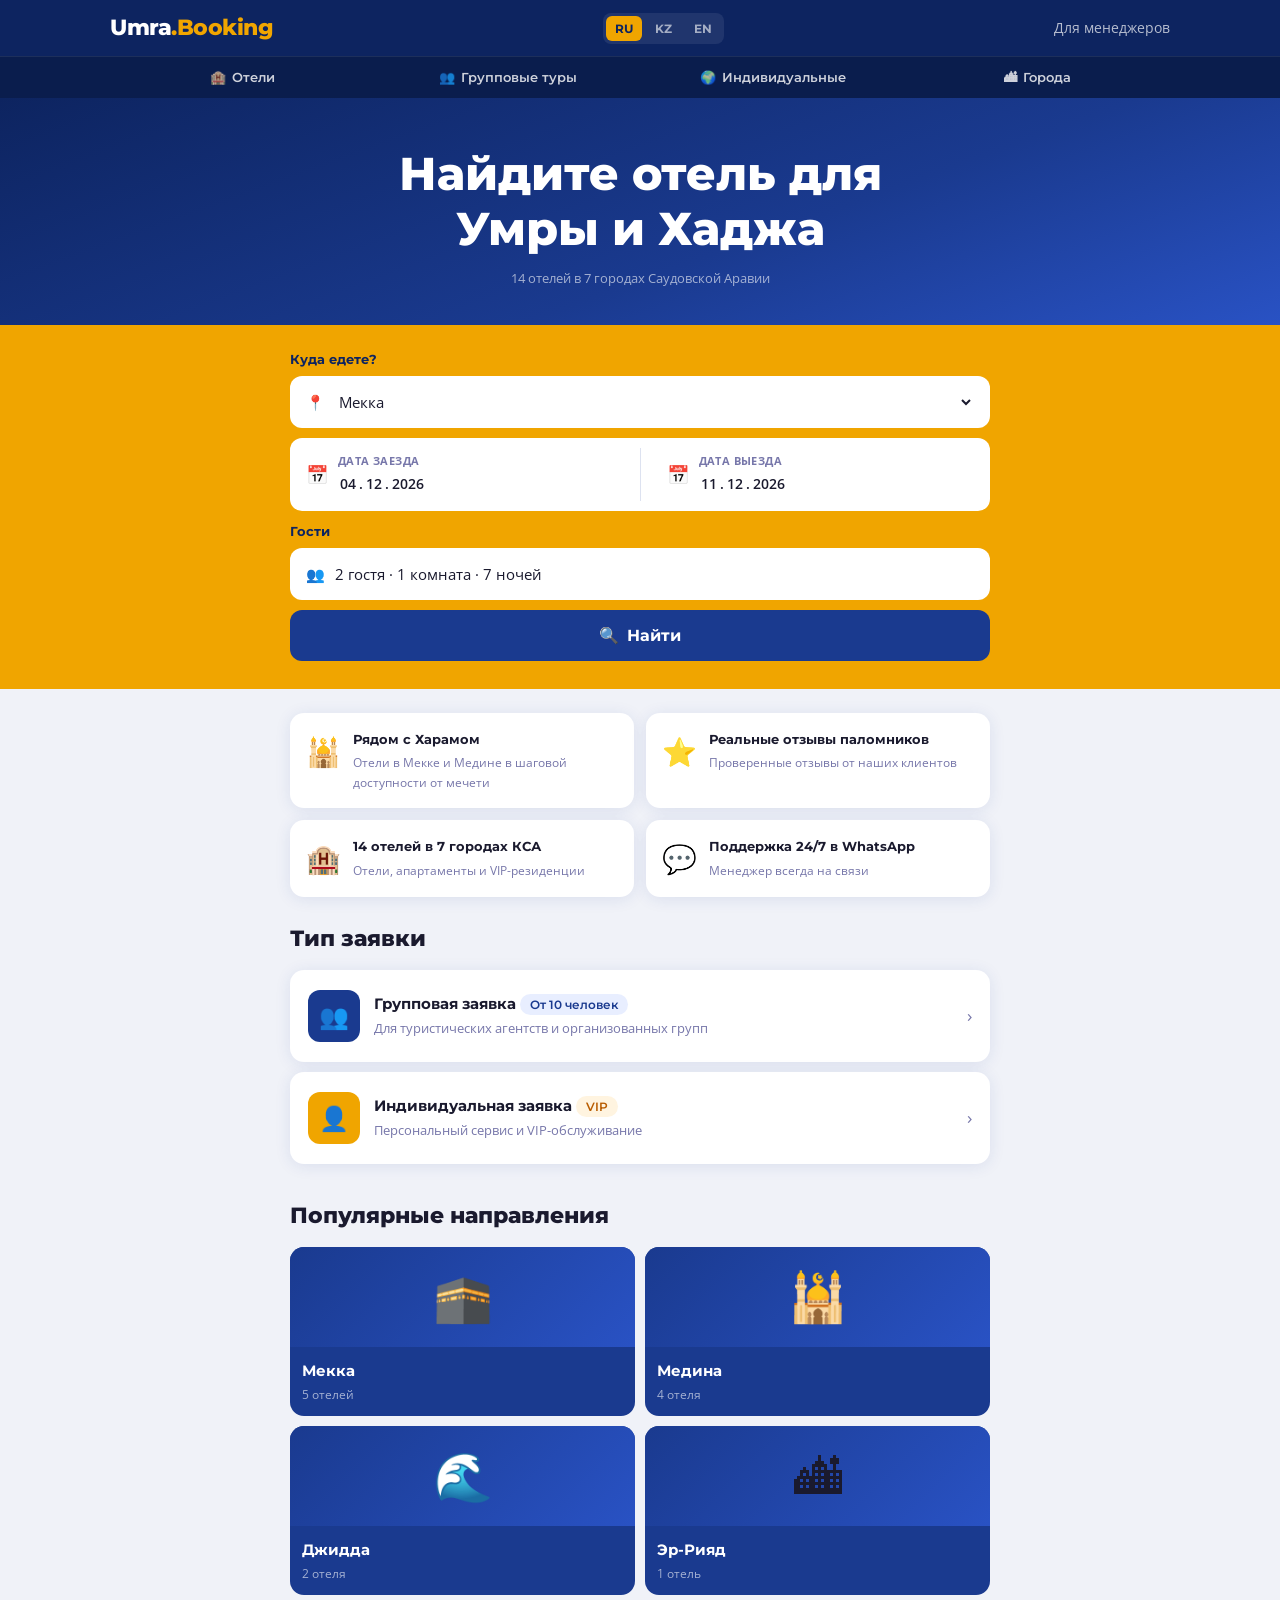
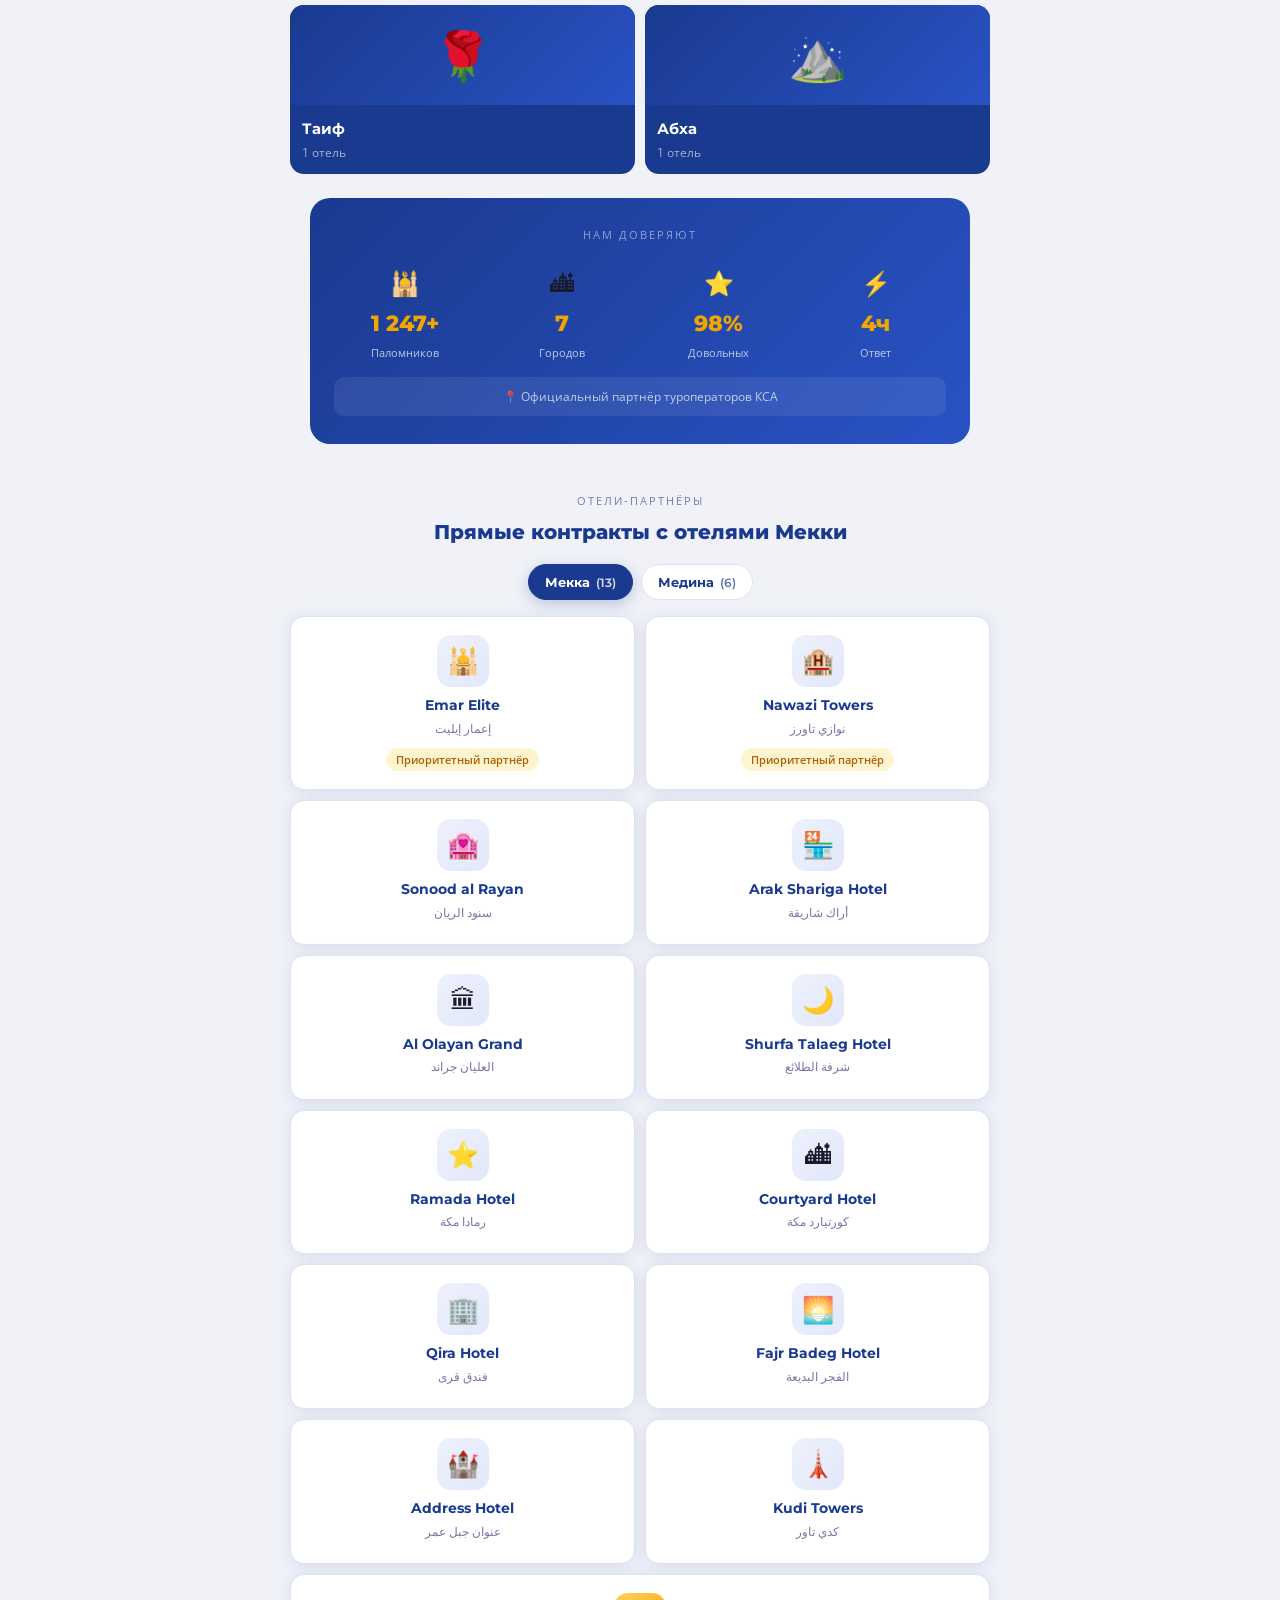
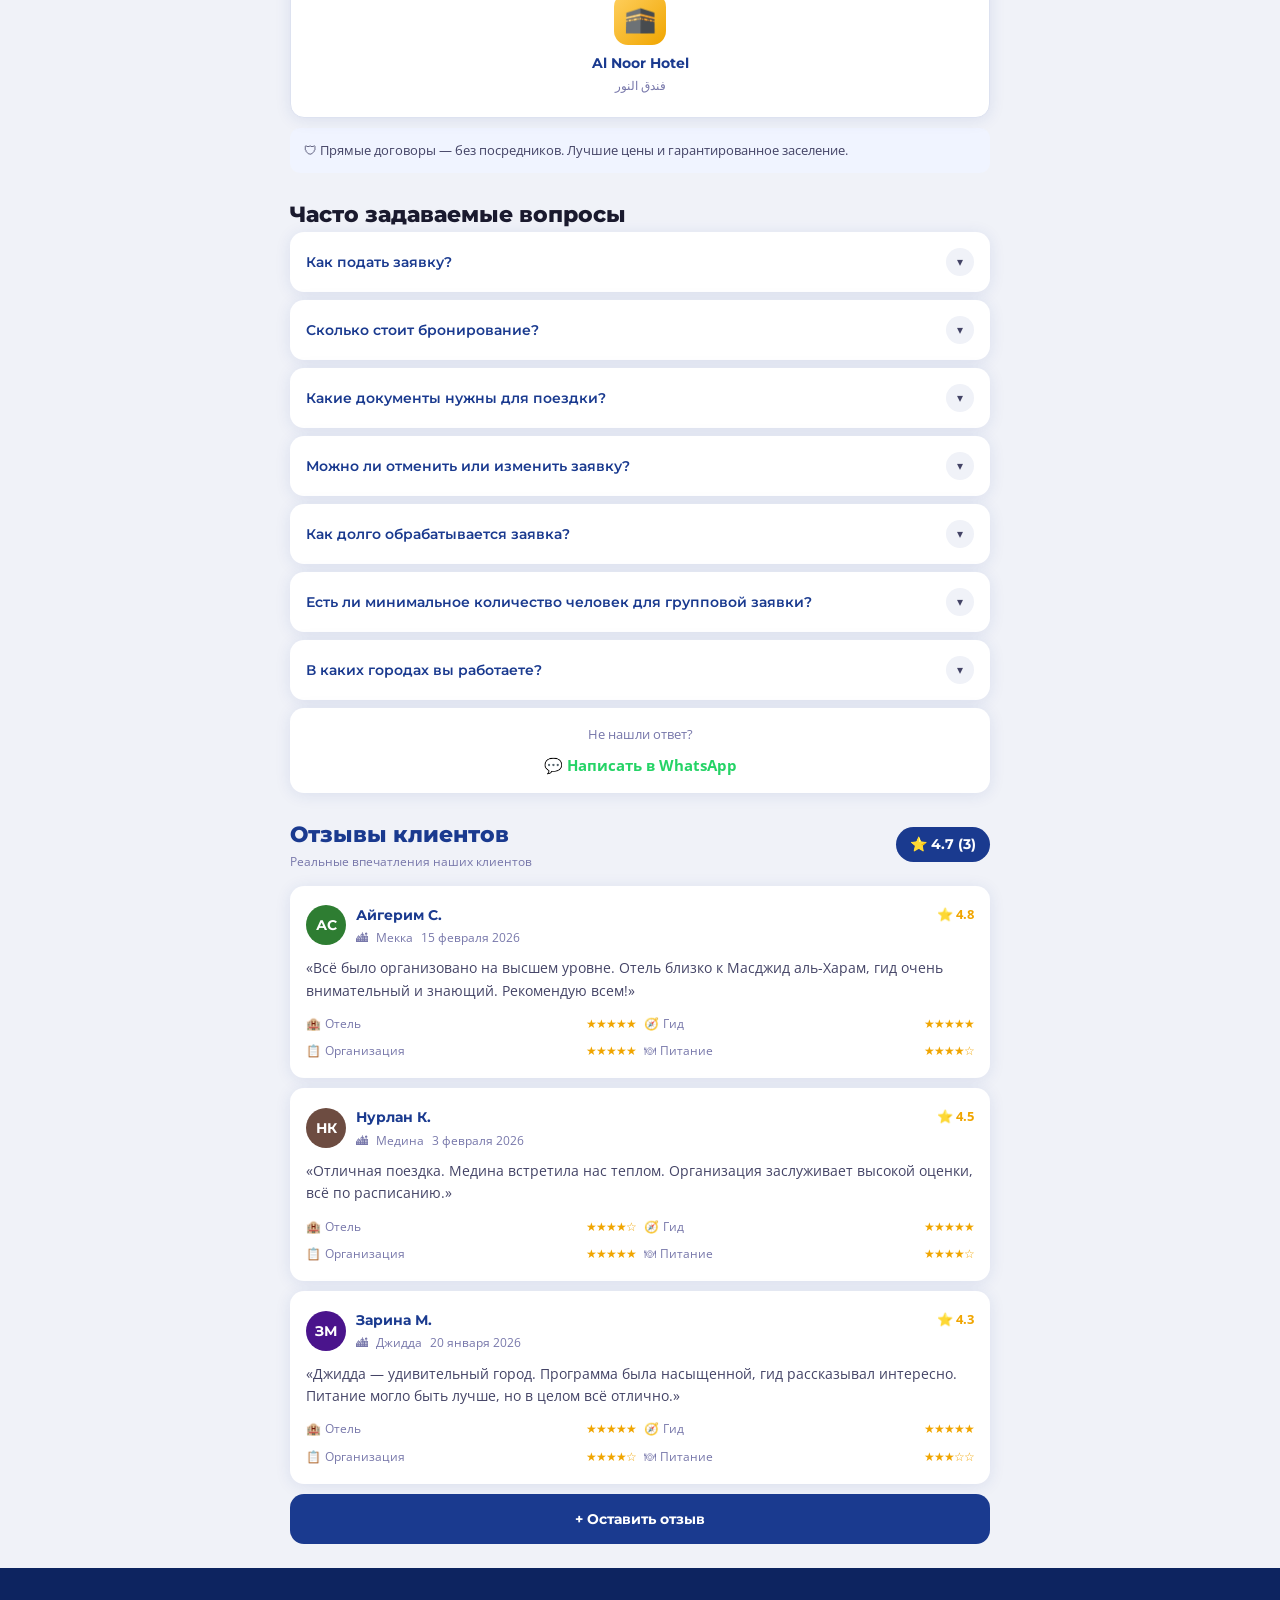
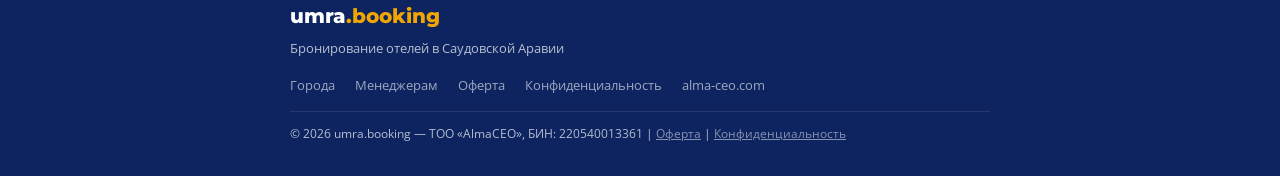
<file: index.html>
<!DOCTYPE html>
<html lang="ru">
<head>
  <meta charset="UTF-8" />
  <meta name="viewport" content="width=device-width, initial-scale=1.0" />
  <title>Umra.Booking — Найдите отель для Умры и Хаджа</title>
  <meta name="description" content="14 отелей в 7 городах Саудовской Аравии. Групповые и индивидуальные заявки. Ответ в течение 4 часов." />
  <link rel="preconnect" href="https://fonts.googleapis.com" />
  <link rel="preconnect" href="https://fonts.gstatic.com" crossorigin />
  <link href="https://fonts.googleapis.com/css2?family=Montserrat:wght@400;500;600;700;800&family=Open+Sans:wght@400;500;600&display=swap" rel="stylesheet" />
  <style>
    *, *::before, *::after { box-sizing: border-box; margin: 0; padding: 0; }
    :root {
      --blue: #1a3a8f;
      --blue-dark: #0d2460;
      --blue-mid: #2952c4;
      --gold: #f0a500;
      --gold-light: #ffd060;
      --bg: #f0f2f8;
      --white: #ffffff;
      --text: #1a1a2e;
      --text-mid: #444466;
      --text-light: #7777aa;
      --border: #dde2f0;
      --radius: 14px;
      --shadow: 0 2px 16px rgba(26,58,143,0.10);
    }
    html { scroll-behavior: smooth; }
    body { font-family: 'Open Sans', sans-serif; background: var(--bg); color: var(--text); line-height: 1.6; }

    /* PAGE SYSTEM */
    .page { display: none; }
    .page.active { display: block; }

    /* HEADER */
    header {
      background: var(--blue-dark);
      position: sticky; top: 0; z-index: 200;
    }
    .header-top {
      max-width: 1100px; margin: 0 auto;
      padding: 0 20px; height: 56px;
      display: flex; align-items: center; justify-content: space-between;
    }
    .logo {
      font-family: 'Montserrat', sans-serif;
      font-weight: 800; font-size: 22px;
      color: var(--white); text-decoration: none; letter-spacing: -0.5px;
    }
    .logo span { color: var(--gold); }
    .header-manager {
      font-size: 14px; color: rgba(255,255,255,0.7);
      cursor: pointer; text-decoration: none;
      transition: color 0.2s;
    }
    .header-manager:hover { color: var(--white); }

    /* LANGUAGE SWITCH */
    .lang-switch {
      display: flex; gap: 4px;
      background: rgba(255,255,255,0.08);
      border-radius: 8px; padding: 3px;
    }
    .lang-btn {
      font-family: 'Montserrat', sans-serif;
      font-size: 12px; font-weight: 700;
      color: rgba(255,255,255,0.6);
      background: none; border: none; border-radius: 6px;
      padding: 5px 9px; cursor: pointer;
      transition: background 0.2s, color 0.2s;
    }
    .lang-btn:hover { color: rgba(255,255,255,0.9); }
    .lang-btn.active { background: var(--gold); color: var(--blue-dark); }
    .lang-switch--light { background: var(--bg); }
    .lang-switch--light .lang-btn { color: var(--text-light); }
    .lang-switch--light .lang-btn:hover { color: var(--blue); }
    .lang-switch--light .lang-btn.active { background: var(--blue); color: var(--white); }

    .header-nav {
      background: rgba(0,0,0,0.2);
      border-top: 1px solid rgba(255,255,255,0.08);
    }
    .header-nav-inner {
      max-width: 1100px; margin: 0 auto;
      padding: 0 20px;
      display: grid; grid-template-columns: repeat(4, 1fr);
      gap: 0;
    }
    .header-nav a {
      font-family: 'Montserrat', sans-serif;
      font-size: 13px; font-weight: 600;
      color: rgba(255,255,255,0.8);
      text-decoration: none;
      padding: 10px 8px;
      white-space: nowrap;
      overflow: hidden; text-overflow: ellipsis;
      transition: color 0.2s;
      display: flex; align-items: center; justify-content: center; gap: 6px;
      text-align: center;
    }
    .header-nav a:hover { color: var(--white); }

    /* ===== MOBILE: header-nav как сетка 2x2, текст переносится, не обрезается ===== */
    @media (max-width: 640px) {
      .header-nav-inner {
        grid-template-columns: repeat(2, 1fr);
        padding: 0 8px;
      }
      .header-nav a {
        font-size: 11.5px;
        white-space: normal;
        overflow: visible;
        text-overflow: clip;
        line-height: 1.25;
        padding: 9px 4px;
        gap: 4px;
        border-bottom: 1px solid rgba(255,255,255,0.06);
      }
      .header-nav a:nth-child(odd) { border-right: 1px solid rgba(255,255,255,0.06); }
      .header-nav a:nth-child(3), .header-nav a:nth-child(4) { border-bottom: none; }
    }
    @media (max-width: 360px) {
      .header-nav a { font-size: 10.5px; }
    }

    /* HERO */
    .hero {
      background: linear-gradient(160deg, #0d2460 0%, #1a3a8f 60%, #2952c4 100%);
      padding: 48px 20px 36px;
      text-align: center; color: var(--white);
    }
    .hero h1 {
      font-family: 'Montserrat', sans-serif;
      font-size: clamp(26px, 5vw, 46px);
      font-weight: 800; line-height: 1.2;
      margin-bottom: 12px;
    }
    .hero-sub2 { font-size: 13px; opacity: 0.6; }

    /* SEARCH BOX */
    .search-box {
      background: var(--gold);
      padding: 24px 20px 28px;
    }
    .search-inner { max-width: 700px; margin: 0 auto; }
    .search-label {
      font-family: 'Montserrat', sans-serif;
      font-size: 13px; font-weight: 700;
      color: var(--blue-dark); margin-bottom: 6px;
    }
    .search-field {
      background: var(--white);
      border-radius: 12px;
      padding: 14px 16px;
      margin-bottom: 10px;
      cursor: pointer;
      display: flex; align-items: center; gap: 10px;
      font-size: 15px; color: var(--text);
      border: none; width: 100%;
      font-family: 'Open Sans', sans-serif;
      text-align: left;
    }
    .search-field select {
      border: none; outline: none; width: 100%;
      font-size: 15px; font-family: 'Open Sans', sans-serif;
      background: transparent; color: var(--text);
      cursor: pointer;
    }
    .search-field input[type="date"] {
      border: none; outline: none; width: 100%;
      font-size: 15px; font-family: 'Open Sans', sans-serif;
      background: transparent; color: var(--text); cursor: pointer;
    }
    /* ===== COMBINED DATE FIELD ===== */
    .search-date-combined {
      padding: 0; cursor: default; overflow: hidden;
      display: flex; align-items: stretch;
    }
    .date-half {
      flex: 1; position: relative;
      display: flex; align-items: center; gap: 10px;
      padding: 14px 16px; cursor: pointer;
      transition: background 0.15s; min-width: 0;
    }
    .date-half:active { background: rgba(26,58,143,0.05); }
    .date-half-icon {
      font-size: 18px; flex-shrink: 0; line-height: 1;
      color: var(--blue);
    }
    .date-half-body { flex: 1; min-width: 0; }
    .date-half-label {
      font-size: 11px; font-weight: 700; color: var(--text-light);
      text-transform: uppercase; letter-spacing: 0.4px;
      margin-bottom: 3px; white-space: nowrap;
    }
    .date-combined-divider {
      width: 1px; background: var(--border);
      margin: 10px 0; flex-shrink: 0; align-self: stretch;
    }
    /* date segments inside combined field */
    .date-half .date-seg-wrap {
      font-size: 14px; font-weight: 600;
      display: flex; align-items: baseline; flex-wrap: nowrap;
    }
    .search-date-combined .search-date-native {
      position: absolute; inset: 0; width: 100%; height: 100%;
      opacity: 0; pointer-events: none;
      border: none; padding: 0; margin: 0;
    }

    /* ===== MOBILE: дата — только тап открывает нативный календарь, без ручного ввода по сегментам ===== */
    @media (max-width: 640px) {
      .date-half .date-seg-wrap {
        pointer-events: none; /* визуальный текст, клики не перехватывает */
        cursor: pointer;
        user-select: none;
      }
      .date-half .date-seg-wrap.focused .date-seg.active {
        background: none; color: inherit; /* убираем визуальный "режим редактирования" на мобильном */
      }
      /* Сам нативный input растягиваем на всю плитку и делаем реально кликабельным —
         так браузер на телефоне гарантированно открывает свой системный календарь
         по тапу (надёжнее, чем программный showPicker()/click() из JS). */
      .date-half {
        cursor: pointer;
      }
      .date-half .search-date-native {
        position: absolute !important; inset: 0 !important; width: 100% !important; height: 100% !important;
        display: block !important; /* iOS Safari игнорирует width:100% на input[type=date] без display:block */
        opacity: 0 !important; pointer-events: auto !important;
        border: none !important; padding: 0 !important; margin: 0 !important; cursor: pointer !important;
        -webkit-appearance: none; appearance: none;
        z-index: 2 !important;
      }
    }
    /* OLD single-field date rules (kept for keyboard segments) */
    .search-date-field { position: relative; }
    .date-seg-wrap {
      flex: 1; outline: none; cursor: text;
      font-size: 15px; font-family: 'Open Sans', sans-serif;
      color: var(--text); user-select: none;
      display: flex; align-items: baseline;
    }
    .date-seg {
      display: inline-block; border-radius: 4px;
      padding: 1px 2px; transition: background 0.15s;
    }
    .date-seg.placeholder { color: var(--text-light); }
    .date-seg-wrap.focused .date-seg.active {
      background: rgba(26,58,143,0.12); color: var(--blue-dark);
    }
    .date-seg-dot { color: var(--text); margin: 0 1px; }
    .search-date-icon-btn {
      border: none; background: none; cursor: pointer;
      font-size: 17px; line-height: 1; padding: 4px;
      flex-shrink: 0; color: var(--text-light);
    }
    .search-date-field input[type="date"].search-date-native {
      position: absolute; inset: 0; width: 100%; height: 100%;
      opacity: 0; pointer-events: none;
      border: none; padding: 0; margin: 0;
    }
    .search-guests-display { flex: 1; }
    .search-guests-popup {
      display: none;
      background: var(--white); border-radius: 12px;
      padding: 16px; margin-bottom: 10px;
      box-shadow: var(--shadow);
      position: relative; z-index: 10;
    }
    .search-guests-popup.open { display: block; }
    .guests-row {
      display: flex; align-items: center;
      justify-content: space-between; margin-bottom: 12px;
    }
    .guests-label { font-size: 15px; font-weight: 600; }
    .guests-ctrl { display: flex; align-items: center; gap: 14px; }
    .guests-btn {
      width: 32px; height: 32px; border-radius: 50%;
      border: 2px solid var(--blue); background: none;
      cursor: pointer; font-size: 18px; color: var(--blue);
      display: flex; align-items: center; justify-content: center;
      font-weight: 700; transition: all 0.2s;
    }
    .guests-btn:hover { background: var(--blue); color: white; }
    .guests-count { font-size: 16px; font-weight: 700; min-width: 20px; text-align: center; }
    .guests-done {
      width: 100%; padding: 12px;
      background: var(--blue); color: white;
      border: none; border-radius: 10px;
      font-family: 'Montserrat', sans-serif;
      font-size: 14px; font-weight: 700; cursor: pointer;
    }
    /* Housing type pills */
    .housing-pills {
      display: flex; gap: 8px; margin-bottom: 14px;
    }
    .housing-pill {
      flex: 1; padding: 8px 4px; border-radius: 20px;
      border: 1.5px solid var(--border); background: none;
      font-family: 'Montserrat', sans-serif; font-size: 13px;
      font-weight: 600; color: var(--text-mid); cursor: pointer;
      transition: all 0.18s; text-align: center;
    }
    .housing-pill.active {
      background: var(--blue); border-color: var(--blue);
      color: white;
    }
    .search-btn {
      width: 100%; padding: 16px;
      background: var(--blue); color: white;
      border: none; border-radius: 12px;
      font-family: 'Montserrat', sans-serif;
      font-size: 16px; font-weight: 700;
      cursor: pointer; margin-top: 4px;
      display: flex; align-items: center; justify-content: center; gap: 8px;
      transition: all 0.2s;
    }
    .search-btn:hover { background: var(--blue-mid); }

    /* FEATURES */
    .features { background: var(--bg); padding: 24px 20px; }
    .features-grid {
      max-width: 700px; margin: 0 auto;
      display: grid; grid-template-columns: 1fr 1fr; gap: 12px;
    }
    .feature-card {
      background: var(--white); border-radius: var(--radius);
      padding: 16px; box-shadow: var(--shadow);
      display: flex; gap: 12px; align-items: flex-start;
    }
    .feature-icon-box { font-size: 28px; flex-shrink: 0; }
    .feature-title { font-family: 'Montserrat', sans-serif; font-weight: 700; font-size: 13px; margin-bottom: 4px; }
    .feature-desc { font-size: 12px; color: var(--text-light); }

    /* REQUEST TYPES */
    .req-types { background: var(--bg); padding: 0 20px 24px; }
    .req-types-title {
      font-family: 'Montserrat', sans-serif;
      font-weight: 800; font-size: 22px;
      max-width: 700px; margin: 0 auto 14px;
    }
    .req-card {
      background: var(--white); border-radius: var(--radius);
      padding: 18px 16px; box-shadow: var(--shadow);
      max-width: 700px; margin: 0 auto 10px;
      display: flex; align-items: center; gap: 14px;
      cursor: pointer; border: 2px solid transparent;
      transition: all 0.2s; text-decoration: none; color: var(--text);
    }
    .req-card:hover { border-color: var(--blue); }
    .req-icon-box {
      width: 52px; height: 52px; border-radius: 12px;
      display: flex; align-items: center; justify-content: center;
      font-size: 24px; flex-shrink: 0;
    }
    .req-icon-blue { background: var(--blue); }
    .req-icon-gold { background: var(--gold); }
    .req-info { flex: 1; }
    .req-name { font-family: 'Montserrat', sans-serif; font-weight: 700; font-size: 15px; }
    .req-desc { font-size: 13px; color: var(--text-light); margin-top: 2px; }
    .req-badge {
      background: #e8eeff; color: var(--blue);
      font-size: 12px; font-weight: 600;
      padding: 3px 10px; border-radius: 20px;
      white-space: nowrap;
    }
    .req-badge-vip { background: #fff4e0; color: #b85c00; }
    .req-arrow { color: var(--text-light); font-size: 18px; }

    /* CITIES */
    .cities-section { background: var(--bg); padding: 0 20px 24px; }
    .section-title {
      font-family: 'Montserrat', sans-serif;
      font-weight: 800; font-size: 22px;
      max-width: 700px; margin: 0 auto 14px;
    }
    .cities-grid {
      max-width: 700px; margin: 0 auto;
      display: grid; grid-template-columns: 1fr 1fr; gap: 10px;
    }
    .city-card {
      background: var(--blue); border-radius: var(--radius);
      overflow: hidden; cursor: pointer;
      transition: transform 0.2s, box-shadow 0.2s;
      text-decoration: none;
    }
    .city-card:hover { transform: translateY(-2px); box-shadow: 0 8px 24px rgba(26,58,143,0.25); }
    .city-img {
      height: 100px;
      display: flex; align-items: center; justify-content: center;
      font-size: 48px;
      background: linear-gradient(135deg, #1a3a8f, #2952c4);
    }
    .city-info { padding: 12px; }
    .city-name { font-family: 'Montserrat', sans-serif; font-weight: 700; font-size: 15px; color: var(--white); }
    .city-count { font-size: 12px; color: rgba(255,255,255,0.6); margin-top: 2px; }

    /* STATS */
    .stats-block {
      background: linear-gradient(135deg, #1a3a8f, #2952c4);
      margin: 0 20px 24px; border-radius: 20px;
      padding: 28px 24px; max-width: 660px;
      margin-left: auto; margin-right: auto;
    }
    .stats-header {
      text-align: center; font-size: 11px; letter-spacing: 2px;
      color: rgba(255,255,255,0.5); text-transform: uppercase;
      margin-bottom: 20px;
    }
    .stats-grid {
      display: grid; grid-template-columns: repeat(4, 1fr);
      gap: 16px; text-align: center; margin-bottom: 16px;
    }
    .stat-icon { font-size: 24px; margin-bottom: 4px; }
    .stat-num {
      font-family: 'Montserrat', sans-serif;
      font-weight: 800; font-size: 22px; color: var(--gold);
    }
    .stat-name { font-size: 11px; color: rgba(255,255,255,0.7); margin-top: 2px; }
    .stats-partner {
      background: rgba(255,255,255,0.08);
      border-radius: 10px; padding: 10px 14px;
      font-size: 12px; color: rgba(255,255,255,0.7);
      text-align: center;
      display: flex; align-items: center; gap: 8px; justify-content: center;
    }

    /* PARTNERS */
    .partners-section { padding: 0 20px 24px; }
    .partners-label {
      text-align: center; font-size: 11px; letter-spacing: 2px;
      color: var(--text-light); text-transform: uppercase;
      max-width: 700px; margin: 0 auto 6px;
    }
    .partners-title {
      font-family: 'Montserrat', sans-serif;
      font-weight: 800; font-size: 20px; color: var(--blue);
      max-width: 700px; margin: 0 auto 16px; text-align: center;
    }

    /* City tabs */
    .partners-city-tabs {
      max-width: 700px; margin: 0 auto 16px;
      display: flex; flex-wrap: wrap; gap: 8px; justify-content: center;
    }
    .partner-city-tab {
      display: inline-flex; align-items: center; gap: 6px;
      font-family: 'Montserrat', sans-serif; font-weight: 700; font-size: 13px;
      background: var(--white); color: var(--blue);
      border: 1.5px solid var(--border); border-radius: 20px;
      padding: 9px 16px; cursor: pointer;
      transition: background 0.2s, border-color 0.2s, color 0.2s, box-shadow 0.2s;
      -webkit-tap-highlight-color: transparent;
    }
    .partner-city-tab:hover { border-color: var(--blue-mid); }
    .partner-city-tab.active {
      background: var(--blue); border-color: var(--blue); color: var(--white);
      box-shadow: 0 4px 14px rgba(26,58,143,0.25);
    }
    .partner-city-tab-count { font-weight: 600; font-size: 12px; opacity: 0.7; }
    .partner-city-tab.active .partner-city-tab-count { opacity: 0.85; }

    .partners-all-grid {
      max-width: 700px; margin: 0 auto;
      display: grid; grid-template-columns: 1fr 1fr; gap: 10px; margin-bottom: 10px;
    }
    .partner-card {
      position: relative;
      background: var(--white); border-radius: var(--radius);
      padding: 18px 14px; box-shadow: var(--shadow);
      text-align: center; border: 1.5px solid var(--border);
      text-decoration: none; color: inherit; display: block;
      transition: transform 0.2s, border-color 0.2s, box-shadow 0.2s;
    }
    .partner-card:hover {
      transform: translateY(-2px);
      border-color: var(--blue); box-shadow: 0 8px 20px rgba(26,58,143,0.16);
    }
    .partner-card.is-hidden { display: none; }
    .partner-card-wide { grid-column: 1 / -1; }
    .partner-icon {
      width: 52px; height: 52px; margin: 0 auto 10px;
      display: flex; align-items: center; justify-content: center;
      font-size: 26px; border-radius: 14px;
      background: linear-gradient(135deg, #eef1fc, #e2e8fb);
    }
    .partner-card-wide .partner-icon { background: linear-gradient(135deg, var(--gold-light), var(--gold)); }
    /* Фото отеля — подставляется автоматически вместо иконки-стикера,
       как только в data-photo карточки появится ссылка на картинку */
    .partner-photo {
      width: 100%; height: 96px; margin: 0 auto 10px;
      display: block; object-fit: cover; border-radius: 14px;
    }
    .partner-name { font-family: 'Montserrat', sans-serif; font-weight: 700; font-size: 14px; color: var(--blue); line-height: 1.25; }
    .partner-arabic { font-size: 12px; color: var(--text-light); margin: 4px 0; direction: rtl; }
    .partner-badge {
      display: inline-block;
      background: #fff4d0; color: #b06000;
      font-size: 11px; font-weight: 600;
      padding: 3px 10px; border-radius: 20px; margin-top: 6px;
    }
    .partners-note {
      max-width: 700px; margin: 12px auto 0;
      background: #f0f4ff; border-radius: 10px;
      padding: 12px 14px; font-size: 13px; color: var(--text-mid);
      display: flex; align-items: center; gap: 8px;
    }

    /* FAQ */
    .faq-section { background: var(--bg); padding: 0 20px 24px; }
    .faq-item {
      background: var(--white); border-radius: var(--radius);
      max-width: 700px; margin: 0 auto 8px;
      overflow: hidden; box-shadow: var(--shadow);
    }
    .faq-q {
      padding: 16px; cursor: pointer;
      display: flex; justify-content: space-between; align-items: center;
      gap: 12px;
    }
    .faq-q-text { }
    .faq-q-main { font-family: 'Montserrat', sans-serif; font-weight: 600; font-size: 14px; color: var(--blue); }
    .faq-chevron {
      width: 28px; height: 28px; border-radius: 50%;
      background: var(--bg); border: none; cursor: pointer;
      display: flex; align-items: center; justify-content: center;
      font-size: 12px; color: var(--text-mid); flex-shrink: 0;
      transition: transform 0.2s;
    }
    .faq-item.open .faq-chevron { transform: rotate(180deg); }
    .faq-a {
      display: none; padding: 0 16px 16px;
      font-size: 14px; color: var(--text-mid); line-height: 1.6;
    }
    .faq-item.open .faq-a { display: block; }
    .faq-wa {
      max-width: 700px; margin: 0 auto;
      background: var(--white); border-radius: var(--radius);
      padding: 16px; text-align: center; box-shadow: var(--shadow);
    }
    .faq-wa-text { font-size: 13px; color: var(--text-light); margin-bottom: 8px; }
    .faq-wa-link {
      color: #25d366; font-weight: 700; font-size: 15px;
      text-decoration: none; display: flex; align-items: center;
      justify-content: center; gap: 6px;
    }

    /* REVIEWS */
    .reviews-section { background: var(--bg); padding: 0 20px 24px; }
    .reviews-header {
      max-width: 700px; margin: 0 auto 14px;
      display: flex; justify-content: space-between; align-items: center;
    }
    .reviews-title-block { }
    .reviews-title { font-family: 'Montserrat', sans-serif; font-weight: 800; font-size: 22px; color: var(--blue); }
    .reviews-kaz { font-size: 12px; color: var(--text-light); }
    .reviews-rating {
      background: var(--blue); color: var(--white);
      padding: 6px 14px; border-radius: 20px;
      font-family: 'Montserrat', sans-serif;
      font-weight: 700; font-size: 14px;
      display: flex; align-items: center; gap: 4px;
    }
    .review-card {
      background: var(--white); border-radius: var(--radius);
      padding: 18px 16px; box-shadow: var(--shadow);
      max-width: 700px; margin: 0 auto 10px;
    }
    .review-head { display: flex; justify-content: space-between; align-items: flex-start; margin-bottom: 10px; }
    .review-author { display: flex; align-items: center; gap: 10px; }
    .review-avatar {
      width: 40px; height: 40px; border-radius: 50%;
      display: flex; align-items: center; justify-content: center;
      font-family: 'Montserrat', sans-serif; font-weight: 700;
      font-size: 14px; color: white; flex-shrink: 0;
    }
    .review-name { font-family: 'Montserrat', sans-serif; font-weight: 700; font-size: 14px; color: var(--blue); }
    .review-meta { font-size: 12px; color: var(--text-light); margin-top: 2px; display: flex; gap: 8px; align-items: center; }
    .review-star { color: var(--gold); font-weight: 700; font-size: 13px; display: flex; align-items: center; gap: 3px; }
    .review-text { font-size: 14px; color: var(--text-mid); line-height: 1.6; margin-bottom: 12px; }
    .review-cats { display: grid; grid-template-columns: 1fr 1fr; gap: 8px; }
    .review-cat { display: flex; align-items: center; gap: 6px; font-size: 12px; }
    .review-cat-name { color: var(--text-light); flex: 1; display: flex; align-items: center; gap: 4px; }
    .stars { color: var(--gold); font-size: 12px; letter-spacing: -1px; }
    .review-add {
      max-width: 700px; margin: 0 auto;
      background: var(--blue); color: white;
      border: none; border-radius: var(--radius);
      padding: 16px; width: 100%; cursor: pointer;
      font-family: 'Montserrat', sans-serif; font-weight: 700; font-size: 14px;
      display: flex; align-items: center; justify-content: center; gap: 6px;
      transition: all 0.2s;
    }
    .review-add:hover { background: var(--blue-mid); }

    /* REVIEW MODAL */
    .modal-overlay {
      display: none; position: fixed; inset: 0; z-index: 9000;
      background: rgba(10,20,60,0.55); backdrop-filter: blur(3px);
      justify-content: center; align-items: flex-end;
      padding-bottom: 0;
    }
    .modal-overlay.open { display: flex; }
    .modal-card {
      background: var(--white); border-radius: 20px 20px 0 0;
      width: 100%; max-width: 540px; max-height: 92vh;
      overflow-y: auto; padding: 24px 20px 40px;
      position: relative; box-shadow: 0 -4px 40px rgba(26,58,143,0.18);
      animation: slideUp 0.25s ease;
    }
    @keyframes slideUp { from { transform: translateY(60px); opacity: 0; } to { transform: none; opacity: 1; } }
    .modal-close {
      position: absolute; top: 16px; right: 16px;
      background: var(--bg); border: none; border-radius: 50%;
      width: 32px; height: 32px; font-size: 16px; cursor: pointer;
      color: var(--text-mid); line-height: 32px; text-align: center;
    }
    .modal-title {
      font-family: 'Montserrat', sans-serif; font-weight: 700;
      font-size: 20px; color: var(--blue-dark); margin-bottom: 20px;
      padding-right: 40px;
    }
    /* Star ratings */
    .rv-ratings { display: flex; flex-direction: column; gap: 10px; }
    .rv-rating-row { display: flex; align-items: center; justify-content: space-between; }
    .rv-cat-label { font-size: 14px; color: var(--text-mid); }
    .rv-stars { display: flex; gap: 4px; }
    .rv-star {
      font-size: 28px; color: var(--border); cursor: pointer;
      transition: color 0.15s; line-height: 1; user-select: none;
    }
    .rv-star.active { color: var(--gold); }
    .rv-star:hover { color: var(--gold-light); }

    /* FOOTER */
    footer { background: var(--blue-dark); color: rgba(255,255,255,0.7); padding: 32px 20px; }
    .footer-inner { max-width: 700px; margin: 0 auto; }
    .footer-logo { font-family: 'Montserrat', sans-serif; font-weight: 800; font-size: 20px; color: white; margin-bottom: 6px; }
    .footer-logo span { color: var(--gold); }
    .footer-desc { font-size: 13px; margin-bottom: 16px; }
    .footer-links { display: flex; gap: 20px; flex-wrap: wrap; margin-bottom: 16px; }
    .footer-link { font-size: 13px; color: rgba(255,255,255,0.6); text-decoration: none; }
    .footer-link:hover { color: white; }
    .footer-copy { font-size: 12px; border-top: 1px solid rgba(255,255,255,0.1); padding-top: 12px; }
    .footer-copy a { color: rgba(255,255,255,0.5); }

    /* ===== FORM PAGES ===== */
    .form-page-header {
      background: linear-gradient(160deg, #0d2460 0%, #1a3a8f 100%);
      padding: 20px; color: white;
    }
    .back-btn {
      font-size: 14px; color: rgba(255,255,255,0.7);
      cursor: pointer; margin-bottom: 16px;
      display: flex; align-items: center; gap: 6px;
      background: none; border: none; padding: 0;
      font-family: 'Open Sans', sans-serif;
    }
    .back-btn:hover { color: white; }
    .form-page-title-row { display: flex; align-items: center; gap: 14px; }
    .form-page-icon {
      width: 52px; height: 52px; background: rgba(255,255,255,0.15);
      border-radius: 14px; display: flex; align-items: center;
      justify-content: center; font-size: 24px; flex-shrink: 0;
    }
    .form-page-brand { font-size: 12px; color: var(--gold); margin-bottom: 4px; }
    .form-page-brand span { color: var(--gold); }
    .form-page-h1 { font-family: 'Montserrat', sans-serif; font-weight: 800; font-size: 20px; }
    .form-page-progress { height: 3px; background: linear-gradient(90deg, var(--gold), var(--gold-light)); }
    .form-body { padding: 20px; }
    .form-card {
      background: white; border-radius: 20px;
      padding: 24px 20px; box-shadow: var(--shadow);
      max-width: 700px; margin: 0 auto;
    }
    .form-group { margin-bottom: 18px; }
    .form-label {
      font-family: 'Montserrat', sans-serif;
      font-weight: 700; font-size: 13px; color: var(--blue);
      margin-bottom: 3px;
    }
    .form-input, .form-select, .form-textarea {
      width: 100%; padding: 13px 16px;
      border: 1.5px solid var(--border);
      border-radius: 12px;
      font-family: 'Open Sans', sans-serif;
      font-size: 15px; color: var(--text);
      background: #fafbff; outline: none;
      transition: border 0.2s, box-shadow 0.2s;
      appearance: none;
    }
    .form-input:focus, .form-select:focus, .form-textarea:focus {
      border-color: var(--blue);
      box-shadow: 0 0 0 3px rgba(26,58,143,0.10);
      background: white;
    }
    .form-input-suffix {
      position: relative;
    }
    .form-input-suffix .form-input { padding-right: 40px; }
    .form-input-suffix-icon {
      position: absolute; right: 14px; top: 50%;
      transform: translateY(-50%);
      color: var(--text-light); font-size: 14px;
    }
    .form-textarea { resize: vertical; min-height: 90px; }
    .form-hint { font-size: 12px; color: var(--text-light); margin-top: 5px; }
    .form-checkbox {
      display: flex; align-items: flex-start; gap: 10px;
      margin-bottom: 18px;
    }
    .form-checkbox input { margin-top: 3px; width: 18px; height: 18px; flex-shrink: 0; accent-color: var(--blue); }
    .form-checkbox-label { font-size: 13px; color: var(--text-mid); line-height: 1.5; }
    .form-checkbox-label a { color: var(--blue); }
    .form-submit {
      width: 100%; padding: 17px;
      background: linear-gradient(135deg, var(--blue-dark), var(--blue-mid));
      color: white; border: none; border-radius: 14px;
      font-family: 'Montserrat', sans-serif; font-weight: 700; font-size: 15px;
      cursor: pointer; transition: all 0.2s;
    }
    .form-submit:hover { opacity: 0.9; transform: translateY(-1px); box-shadow: 0 6px 20px rgba(26,58,143,0.3); }
    .form-submit-note { text-align: center; font-size: 12px; color: var(--text-light); margin-top: 10px; }
    .form-success {
      display: none; text-align: center; padding: 30px 20px;
    }
    .form-success-icon { font-size: 56px; margin-bottom: 16px; }
    .form-success-title { font-family: 'Montserrat', sans-serif; font-weight: 800; font-size: 22px; color: var(--blue); margin-bottom: 8px; }
    .form-success-text { font-size: 15px; color: var(--text-mid); margin-bottom: 24px; }
    .form-success-wa {
      display: inline-flex; align-items: center; gap: 8px;
      background: #25d366; color: white;
      padding: 14px 28px; border-radius: 12px;
      text-decoration: none;
      font-family: 'Montserrat', sans-serif; font-weight: 700; font-size: 14px;
    }

    /* HOTELS LIST PAGE */
    .hotels-search-summary {
      max-width: 700px; margin: 0 auto 18px;
      background: #eef1fc; border-radius: 12px;
      padding: 12px 16px; font-size: 13px; color: var(--text-mid);
      display: flex; flex-wrap: wrap; gap: 6px 16px;
    }
    .hotels-search-summary b { color: var(--blue); }
    .hotels-list { max-width: 700px; margin: 0 auto; display: flex; flex-direction: column; gap: 12px; }
    .hotel-list-card {
      background: white; border-radius: var(--radius);
      padding: 16px; box-shadow: var(--shadow);
      display: flex; align-items: center; gap: 14px;
      border: 1.5px solid var(--border);
    }
    .hotel-list-icon {
      width: 52px; height: 52px; border-radius: 14px; flex-shrink: 0;
      display: flex; align-items: center; justify-content: center; font-size: 26px;
      background: linear-gradient(135deg, #eef1fc, #e2e8fb);
    }
    /* Фото отеля на странице списка отелей — подставляется вместо иконки,
       если у отеля в data-photo указана ссылка на картинку */
    .hotel-list-photo {
      width: 60px; height: 60px; border-radius: 14px; flex-shrink: 0;
      object-fit: cover;
    }
    .hotel-list-info { flex: 1; min-width: 0; }
    .hotel-list-name { font-family: 'Montserrat', sans-serif; font-weight: 700; font-size: 15px; color: var(--blue); line-height: 1.3; }
    .hotel-list-arabic { font-size: 12px; color: var(--text-light); margin-top: 2px; direction: rtl; }
    .hotel-list-badge {
      display: inline-block; margin-top: 6px;
      background: #fff4d0; color: #b06000;
      font-size: 11px; font-weight: 600; padding: 3px 10px; border-radius: 20px;
    }
    .hotel-book-btn {
      flex-shrink: 0;
      background: #25d366; color: white; border: none;
      font-family: 'Montserrat', sans-serif; font-weight: 700; font-size: 13px;
      padding: 12px 18px; border-radius: 10px; cursor: pointer;
      transition: opacity 0.2s, transform 0.2s;
      white-space: nowrap;
    }
    .hotel-book-btn:hover { opacity: 0.9; transform: translateY(-1px); }
    .hotels-empty {
      max-width: 700px; margin: 0 auto; text-align: center;
      background: white; border-radius: 20px; padding: 36px 20px; box-shadow: var(--shadow);
    }
    .hotels-empty-icon { font-size: 44px; margin-bottom: 12px; }
    .hotels-empty-text { font-size: 14px; color: var(--text-mid); margin-bottom: 20px; max-width: 420px; margin-left: auto; margin-right: auto; }
    @media (max-width: 480px) {
      .hotel-list-card { flex-wrap: wrap; }
      .hotel-book-btn { width: 100%; }
    }

    /* MANAGER PAGE */
    .manager-page {
      min-height: 100vh; background: var(--bg);
      display: flex; align-items: center; justify-content: center;
      padding: 40px 20px;
    }
    .manager-card {
      background: white; border-radius: 20px;
      padding: 40px 32px; width: 100%; max-width: 380px;
      box-shadow: 0 8px 32px rgba(26,58,143,0.12);
      text-align: center;
    }
    .manager-icon {
      width: 64px; height: 64px; background: var(--blue);
      border-radius: 16px; margin: 0 auto 16px;
      display: flex; align-items: center; justify-content: center;
      font-size: 28px;
    }
    .manager-brand { font-family: 'Montserrat', sans-serif; font-weight: 800; font-size: 20px; margin-bottom: 4px; }
    .manager-brand span { color: var(--gold); }
    .manager-sub { font-size: 13px; color: var(--text-light); margin-bottom: 24px; }
    .manager-label { font-family: 'Montserrat', sans-serif; font-weight: 700; font-size: 13px; color: var(--blue); text-align: left; margin-bottom: 6px; }
    .manager-input {
      width: 100%; padding: 13px 16px;
      border: 1.5px solid var(--border); border-radius: 12px;
      font-size: 15px; outline: none; margin-bottom: 14px;
      transition: border 0.2s;
    }
    .manager-input:focus { border-color: var(--blue); }
    .manager-btn {
      width: 100%; padding: 15px;
      background: linear-gradient(135deg, var(--blue-dark), var(--blue-mid));
      color: white; border: none; border-radius: 12px;
      font-family: 'Montserrat', sans-serif; font-weight: 700; font-size: 15px;
      cursor: pointer; margin-bottom: 14px;
    }
    .manager-back { font-size: 13px; color: var(--text-light); cursor: pointer; text-decoration: none; }
    .manager-error { color: #e53935; font-size: 13px; margin-bottom: 10px; display: none; }

    /* UTILS */
    .max700 { max-width: 700px; margin: 0 auto; }
    .section-gap { padding-top: 8px; }

  </style>
</head>
<body>

<!-- ========== MAIN PAGE ========== -->
<div id="page-main" class="page active">

  <header>
    <div class="header-top">
      <a href="#" class="logo" onclick="showPage('page-main')">Umra<span>.Booking</span></a>
      <div class="lang-switch">
        <button class="lang-btn" data-lang="ru" onclick="setLanguage('ru')">RU</button>
        <button class="lang-btn" data-lang="kz" onclick="setLanguage('kz')">KZ</button>
        <button class="lang-btn" data-lang="en" onclick="setLanguage('en')">EN</button>
      </div>
      <a href="#" class="header-manager" onclick="showPage('page-manager'); return false;" data-i18n="nav.manager_link">Для менеджеров</a>
    </div>
    <div class="header-nav">
      <div class="header-nav-inner">
        <a href="#cities">🏨 <span data-i18n="nav.hotels">Отели</span></a>
        <a href="#" onclick="showPage('page-group'); return false;">👥 <span data-i18n="nav.group">Групповые туры</span></a>
        <a href="#" onclick="showPage('page-individual'); return false;">🌍 <span data-i18n="nav.individual">Индивидуальные</span></a>
        <a href="#cities">🏙 <span data-i18n="nav.cities">Города</span></a>
      </div>
    </div>
  </header>

  <!-- HERO -->
  <div class="hero">
    <h1><span data-i18n="hero.title_line1">Найдите отель для</span><br><span data-i18n="hero.title_line2">Умры и Хаджа</span></h1>
    <div class="hero-sub2" data-i18n="hero.subtitle">14 отелей в 7 городах Саудовской Аравии</div>
  </div>

  <!-- SEARCH -->
  <div class="search-box">
    <div class="search-inner">
      <div class="search-label" data-i18n="search.title">Куда едете?</div>
      <div class="search-field">
        <span>📍</span>
        <select id="search-city">
          <option value="mecca" data-i18n="cities.mecca">🕋 Мекка</option>
          <option value="medina" data-i18n="cities.medina">🕌 Медина</option>
          <option value="jeddah" data-i18n="cities.jeddah">🌊 Джидда</option>
          <option value="riyadh" data-i18n="cities.riyadh">🏙 Эр-Рияд</option>
          <option value="taif" data-i18n="cities.taif">🌹 Таиф</option>
          <option value="abha" data-i18n="cities.abha">⛰️ Абха</option>
          <option value="alula" data-i18n="cities.alula">🏛 Аль-Ула</option>
        </select>
      </div>

      <div class="search-field search-date-combined">
        <!-- Левая половина: Дата заезда -->
        <div class="date-half" id="date-half-checkin" role="button" tabindex="0" aria-label="Дата заезда">
          <span class="date-half-icon">📅</span>
          <div class="date-half-body">
            <div class="date-half-label" data-i18n="search.checkin">Дата заезда</div>
            <div class="date-seg-wrap" id="search-checkin-wrap" tabindex="0">
              <span class="date-seg date-seg-day" data-seg="day" data-key="checkin">00</span><span class="date-seg-dot">.</span><span class="date-seg date-seg-month" data-seg="month" data-key="checkin">00</span><span class="date-seg-dot">.</span><span class="date-seg date-seg-year" data-seg="year" data-key="checkin">2000</span>
            </div>
          </div>
          <input type="date" class="search-date-native" id="search-checkin-native" />
        </div>
        <div class="date-combined-divider"></div>
        <!-- Правая половина: Дата выезда -->
        <div class="date-half" id="date-half-checkout" role="button" tabindex="0" aria-label="Дата выезда">
          <span class="date-half-icon">📅</span>
          <div class="date-half-body">
            <div class="date-half-label" data-i18n="search.checkout">Дата выезда</div>
            <div class="date-seg-wrap" id="search-checkout-wrap" tabindex="0">
              <span class="date-seg date-seg-day" data-seg="day" data-key="checkout">00</span><span class="date-seg-dot">.</span><span class="date-seg date-seg-month" data-seg="month" data-key="checkout">00</span><span class="date-seg-dot">.</span><span class="date-seg date-seg-year" data-seg="year" data-key="checkout">2000</span>
            </div>
          </div>
          <input type="date" class="search-date-native" id="search-checkout-native" />
        </div>
      </div>

      <div class="search-label" data-i18n="search.guests">Гости</div>
      <div class="search-field" id="guests-field" role="button" tabindex="0" aria-haspopup="true" aria-expanded="false" aria-controls="guests-popup">
        <span>👥</span>
        <div class="search-guests-display" id="guests-display">2 Гостя  1 Комната · 7 Ночей</div>
      </div>
      <div class="search-guests-popup" id="guests-popup">
        <!-- Тип жилья -->
        <div class="guests-label" style="margin-bottom:8px;" data-i18n="search.housing_type">Тип жилья</div>
        <div class="housing-pills" id="housing-pills">
          <button class="housing-pill active" data-housing="house" onclick="setHousing('house')" data-i18n="search.housing_house">Дом</button>
          <button class="housing-pill" data-housing="villa" onclick="setHousing('villa')" data-i18n="search.housing_villa">Вилла</button>
          <button class="housing-pill" data-housing="hotel" onclick="setHousing('hotel')" data-i18n="search.housing_hotel">Отель</button>
        </div>
        <div class="guests-row">
          <div class="guests-label" data-i18n="search.adults">Взрослые</div>
          <div class="guests-ctrl">
            <button class="guests-btn" onclick="changeGuests(-1)">−</button>
            <div class="guests-count" id="guests-count">2</div>
            <button class="guests-btn" onclick="changeGuests(1)">+</button>
          </div>
        </div>
        <div class="guests-row" id="rooms-row">
          <div class="guests-label" data-i18n="search.rooms">Комнаты</div>
          <div class="guests-ctrl">
            <button class="guests-btn" onclick="changeRooms(-1)">−</button>
            <div class="guests-count" id="rooms-count">1</div>
            <button class="guests-btn" onclick="changeRooms(1)">+</button>
          </div>
        </div>
        <div class="guests-row">
          <div class="guests-label" data-i18n="search.days">Дни</div>
          <div class="guests-ctrl">
            <button class="guests-btn" onclick="changeDays(-1)">−</button>
            <div class="guests-count" id="days-count">7</div>
            <button class="guests-btn" onclick="changeDays(1)">+</button>
          </div>
        </div>
        <button class="guests-done" onclick="closeGuests()" data-i18n="search.done">Готово</button>
      </div>

      <button class="search-btn" onclick="handleSearch()">
        🔍 <span data-i18n="search.btn">Найти</span>
      </button>
    </div>
  </div>

  <!-- FEATURES -->
  <div class="features">
    <div class="features-grid">
      <div class="feature-card">
        <div class="feature-icon-box">🕌</div>
        <div>
          <div class="feature-title" data-i18n="features.f1_title">Рядом с Харамом</div>
          <div class="feature-desc" data-i18n="features.f1_desc">Отели в Мекке и Медине в шаговой доступности от мечети</div>
        </div>
      </div>
      <div class="feature-card">
        <div class="feature-icon-box">⭐</div>
        <div>
          <div class="feature-title" data-i18n="features.f2_title">Реальные отзывы паломников</div>
          <div class="feature-desc" data-i18n="features.f2_desc">Проверенные отзывы от наших клиентов</div>
        </div>
      </div>
      <div class="feature-card">
        <div class="feature-icon-box">🏨</div>
        <div>
          <div class="feature-title" data-i18n="features.f3_title">14 отелей в 7 городах КСА</div>
          <div class="feature-desc" data-i18n="features.f3_desc">Отели, апартаменты и VIP-резиденции</div>
        </div>
      </div>
      <div class="feature-card">
        <div class="feature-icon-box">💬</div>
        <div>
          <div class="feature-title" data-i18n="features.f4_title">Поддержка 24/7 в WhatsApp</div>
          <div class="feature-desc" data-i18n="features.f4_desc">Менеджер всегда на связи</div>
        </div>
      </div>
    </div>
  </div>

  <!-- REQUEST TYPES -->
  <div class="req-types">
    <div class="req-types-title" data-i18n="reqtypes.title">Тип заявки</div>
    <a class="req-card" href="#" onclick="showPage('page-group'); return false;">
      <div class="req-icon-box req-icon-blue">👥</div>
      <div class="req-info">
        <div class="req-name"><span data-i18n="reqtypes.group_name">Групповая заявка</span> <span class="req-badge" data-i18n="reqtypes.group_badge">От 10 человек</span></div>
        <div class="req-desc" data-i18n="reqtypes.group_desc">Для туристических агентств и организованных групп</div>
      </div>
      <div class="req-arrow">›</div>
    </a>
    <a class="req-card" href="#" onclick="showPage('page-individual'); return false;">
      <div class="req-icon-box req-icon-gold">👤</div>
      <div class="req-info">
        <div class="req-name"><span data-i18n="reqtypes.individual_name">Индивидуальная заявка</span> <span class="req-badge req-badge-vip" data-i18n="reqtypes.individual_badge">VIP</span></div>
        <div class="req-desc" data-i18n="reqtypes.individual_desc">Жеке өтінім — персональный сервис и VIP-обслуживание</div>
      </div>
      <div class="req-arrow">›</div>
    </a>
  </div>

  <!-- CITIES -->
  <div class="cities-section" id="cities">
    <div class="section-title" data-i18n="cities.section_title">Популярные направления</div>
    <div class="cities-grid">
      <div class="city-card">
        <div class="city-img">🕋</div>
        <div class="city-info">
          <div class="city-name" data-i18n="cities.mecca">Мекка</div>
          <div class="city-count" data-count="5">5 отелей</div>
        </div>
      </div>
      <div class="city-card">
        <div class="city-img">🕌</div>
        <div class="city-info">
          <div class="city-name" data-i18n="cities.medina">Медина</div>
          <div class="city-count" data-count="4">4 отеля</div>
        </div>
      </div>
      <div class="city-card">
        <div class="city-img">🌊</div>
        <div class="city-info">
          <div class="city-name" data-i18n="cities.jeddah">Джидда</div>
          <div class="city-count" data-count="2">2 отеля</div>
        </div>
      </div>
      <div class="city-card">
        <div class="city-img">🏙</div>
        <div class="city-info">
          <div class="city-name" data-i18n="cities.riyadh">Эр-Рияд</div>
          <div class="city-count" data-count="1">1 отель</div>
        </div>
      </div>
      <div class="city-card">
        <div class="city-img">🌹</div>
        <div class="city-info">
          <div class="city-name" data-i18n="cities.taif">Таиф</div>
          <div class="city-count" data-count="1">1 отель</div>
        </div>
      </div>
      <div class="city-card">
        <div class="city-img">⛰️</div>
        <div class="city-info">
          <div class="city-name" data-i18n="cities.abha">Абха</div>
          <div class="city-count" data-count="1">1 отель</div>
        </div>
      </div>
    </div>
  </div>

  <!-- STATS -->
  <div style="padding: 0 0 24px;">
    <div class="stats-block">
      <div class="stats-header" data-i18n="stats.header">Нам доверяют</div>
      <div class="stats-grid">
        <div>
          <div class="stat-icon">🕌</div>
          <div class="stat-num">1 247+</div>
          <div class="stat-name" data-i18n="stats.pilgrims">Паломников</div>
        </div>
        <div>
          <div class="stat-icon">🏙</div>
          <div class="stat-num">7</div>
          <div class="stat-name" data-i18n="stats.cities">Городов</div>
        </div>
        <div>
          <div class="stat-icon">⭐</div>
          <div class="stat-num">98%</div>
          <div class="stat-name" data-i18n="stats.satisfied">Довольных</div>
        </div>
        <div>
          <div class="stat-icon">⚡</div>
          <div class="stat-num">4ч</div>
          <div class="stat-name" data-i18n="stats.response">Ответ</div>
        </div>
      </div>
      <div class="stats-partner" data-i18n="stats.partner_line">📍 Официальный партнёр туроператоров КСА</div>
    </div>
  </div>

  <!-- PARTNERS -->
  <div class="partners-section">
    <div class="partners-label" data-i18n="partners.label">Отели-партнёры</div>
    <div class="partners-title" data-i18n="partners.title">Прямые контракты с отелями Мекки</div>

    <div class="partners-city-tabs" id="partnersCityTabs">
      <button type="button" class="partner-city-tab active" data-city="mecca" onclick="filterPartnersByCity('mecca', this)">
        <span data-i18n="cities.mecca">🕋 Мекка</span><span class="partner-city-tab-count">(13)</span>
      </button>
      <button type="button" class="partner-city-tab" data-city="medina" onclick="filterPartnersByCity('medina', this)">
        <span data-i18n="cities.medina">🕌 Медина</span><span class="partner-city-tab-count">(6)</span>
      </button>
    </div>

    <div class="partners-all-grid" id="partnersGrid">
      <a href="#" class="partner-card" data-city="mecca" data-photo="">
        <div class="partner-icon">🕌</div>
        <div class="partner-name">Emar Elite</div>
        <div class="partner-arabic">إعمار إيليت</div>
        <span class="partner-badge" data-i18n="partners.badge">Приоритетный партнёр</span>
      </a>
      <a href="#" class="partner-card" data-city="mecca" data-photo="">
        <div class="partner-icon">🏨</div>
        <div class="partner-name">Nawazi Towers</div>
        <div class="partner-arabic">نوازي تاورز</div>
        <span class="partner-badge" data-i18n="partners.badge">Приоритетный партнёр</span>
      </a>
      <a href="#" class="partner-card" data-city="mecca" data-photo="">
        <div class="partner-icon">🏩</div>
        <div class="partner-name">Sonood al Rayan</div>
        <div class="partner-arabic">سنود الريان</div>
      </a>
      <a href="#" class="partner-card" data-city="mecca" data-photo="">
        <div class="partner-icon">🏪</div>
        <div class="partner-name">Arak Shariga Hotel</div>
        <div class="partner-arabic">أراك شاريقة</div>
      </a>
      <a href="#" class="partner-card" data-city="mecca" data-photo="">
        <div class="partner-icon">🏛</div>
        <div class="partner-name">Al Olayan Grand</div>
        <div class="partner-arabic">العليان جراند</div>
      </a>
      <a href="#" class="partner-card" data-city="mecca" data-photo="">
        <div class="partner-icon">🌙</div>
        <div class="partner-name">Shurfa Talaeg Hotel</div>
        <div class="partner-arabic">شرفة الطلائع</div>
      </a>
      <a href="#" class="partner-card" data-city="mecca" data-photo="">
        <div class="partner-icon">⭐</div>
        <div class="partner-name">Ramada Hotel</div>
        <div class="partner-arabic">رمادا مكة</div>
      </a>
      <a href="#" class="partner-card" data-city="mecca" data-photo="">
        <div class="partner-icon">🏙</div>
        <div class="partner-name">Courtyard Hotel</div>
        <div class="partner-arabic">كورتيارد مكة</div>
      </a>
      <a href="#" class="partner-card" data-city="mecca" data-photo="">
        <div class="partner-icon">🏢</div>
        <div class="partner-name">Qira Hotel</div>
        <div class="partner-arabic">فندق قرى</div>
      </a>
      <a href="#" class="partner-card" data-city="mecca" data-photo="">
        <div class="partner-icon">🌅</div>
        <div class="partner-name">Fajr Badeg Hotel</div>
        <div class="partner-arabic">الفجر البديعة</div>
      </a>
      <a href="#" class="partner-card" data-city="mecca" data-photo="">
        <div class="partner-icon">🏰</div>
        <div class="partner-name">Address Hotel</div>
        <div class="partner-arabic">عنوان جبل عمر</div>
      </a>
      <a href="#" class="partner-card" data-city="mecca" data-photo="">
        <div class="partner-icon">🗼</div>
        <div class="partner-name">Kudi Towers</div>
        <div class="partner-arabic">كدي تاور</div>
      </a>
      <a href="#" class="partner-card partner-card-wide" data-city="mecca" data-photo="">
        <div class="partner-icon">🕋</div>
        <div class="partner-name">Al Noor Hotel</div>
        <div class="partner-arabic">فندق النور</div>
      </a>

      <!-- ОТЕЛИ МЕДИНЫ -->
      <a href="#" class="partner-card is-hidden" data-city="medina" data-photo="">
        <div class="partner-icon">🕌</div>
        <div class="partner-name">Odyst Hotel Madinah</div>
      </a>
      <a href="#" class="partner-card is-hidden" data-city="medina" data-photo="">
        <div class="partner-icon">🏨</div>
        <div class="partner-name">Al Mukhtara Al Alami Hotel</div>
      </a>
      <a href="#" class="partner-card is-hidden" data-city="medina" data-photo="">
        <div class="partner-icon">🏩</div>
        <div class="partner-name">Zuwar Al Alami Hotel</div>
      </a>
      <a href="#" class="partner-card is-hidden" data-city="medina" data-photo="">
        <div class="partner-icon">🏛</div>
        <div class="partner-name">Waqf Othman Hotel</div>
      </a>
      <a href="#" class="partner-card is-hidden" data-city="medina" data-photo="">
        <div class="partner-icon">🏢</div>
        <div class="partner-name">Al Mukhtara Plaza Hotel</div>
      </a>
      <a href="#" class="partner-card is-hidden" data-city="medina" data-photo="">
        <div class="partner-icon">🌙</div>
        <div class="partner-name">Al Mukhtara Al Masi Hotel</div>
      </a>
    </div>
    <div class="partners-note max700" data-i18n="partners.note">🛡 Прямые договоры — без посредников. Лучшие цены и гарантированное заселение.</div>
  </div>

  <!-- FAQ -->
  <div class="faq-section">
    <div class="section-title max700" data-i18n="faq.section_title">Часто задаваемые вопросы</div>

    <div class="faq-item">
      <div class="faq-q" onclick="toggleFaq(this)">
        <div class="faq-q-text">
          <div class="faq-q-main" data-i18n="faq.q1">Как подать заявку?</div>
        </div>
        <button class="faq-chevron">▾</button>
      </div>
      <div class="faq-a" data-i18n="faq.a1">Выберите тип заявки — Групповая (от 10 чел.) или Индивидуальная. Заполните форму и нажмите "Отправить заявку". Наш менеджер свяжется с вами в WhatsApp в течение 4 часов.</div>
    </div>

    <div class="faq-item">
      <div class="faq-q" onclick="toggleFaq(this)">
        <div class="faq-q-text">
          <div class="faq-q-main" data-i18n="faq.q2">Сколько стоит бронирование?</div>
        </div>
        <button class="faq-chevron">▾</button>
      </div>
      <div class="faq-a" data-i18n="faq.a2">Сервис подбора отелей бесплатный. Стоимость зависит от выбранного отеля, категории номера, дат и количества человек. Точную цену менеджер сообщит после обработки заявки.</div>
    </div>

    <div class="faq-item">
      <div class="faq-q" onclick="toggleFaq(this)">
        <div class="faq-q-text">
          <div class="faq-q-main" data-i18n="faq.q3">Какие документы нужны для поездки?</div>
        </div>
        <button class="faq-chevron">▾</button>
      </div>
      <div class="faq-a" data-i18n="faq.a3">Для въезда в Саудовскую Аравию нужны: действующий паспорт (не менее 6 мес.), виза умра или туристическая виза, подтверждение бронирования отеля.</div>
    </div>

    <div class="faq-item">
      <div class="faq-q" onclick="toggleFaq(this)">
        <div class="faq-q-text">
          <div class="faq-q-main" data-i18n="faq.q4">Можно ли отменить или изменить заявку?</div>
        </div>
        <button class="faq-chevron">▾</button>
      </div>
      <div class="faq-a" data-i18n="faq.a4">Да, большинство наших отелей предоставляют бесплатную отмену. Условия зависят от конкретного отеля и тарифа. Свяжитесь с менеджером для изменения заявки.</div>
    </div>

    <div class="faq-item">
      <div class="faq-q" onclick="toggleFaq(this)">
        <div class="faq-q-text">
          <div class="faq-q-main" data-i18n="faq.q5">Как долго обрабатывается заявка?</div>
        </div>
        <button class="faq-chevron">▾</button>
      </div>
      <div class="faq-a" data-i18n="faq.a5">Менеджер отвечает в течение 4 часов в рабочее время. В горячий сезон (Рамадан, Хадж) время ответа может быть немного больше.</div>
    </div>

    <div class="faq-item">
      <div class="faq-q" onclick="toggleFaq(this)">
        <div class="faq-q-text">
          <div class="faq-q-main" data-i18n="faq.q6">Есть ли минимальное количество человек для групповой заявки?</div>
        </div>
        <button class="faq-chevron">▾</button>
      </div>
      <div class="faq-a" data-i18n="faq.a6">Да, для групповой заявки минимум 10 человек. Для меньшего количества рекомендуем индивидуальную заявку с VIP-сервисом.</div>
    </div>

    <div class="faq-item">
      <div class="faq-q" onclick="toggleFaq(this)">
        <div class="faq-q-text">
          <div class="faq-q-main" data-i18n="faq.q7">В каких городах вы работаете?</div>
        </div>
        <button class="faq-chevron">▾</button>
      </div>
      <div class="faq-a" data-i18n="faq.a7">Мекка, Медина, Джидда, Эр-Рияд, Таиф, Абха, Аль-Ула — 7 городов Саудовской Аравии.</div>
    </div>

    <div class="faq-wa">
      <div class="faq-wa-text" data-i18n="faq.not_found">Не нашли ответ?</div>
      <a href="https://wa.me/77072807888" class="faq-wa-link" target="_blank">
        <span data-i18n="common.whatsapp_btn">💬 Написать в WhatsApp</span>
      </a>
    </div>
  </div>

  <!-- REVIEWS -->
  <div class="reviews-section">
    <div class="reviews-header">
      <div class="reviews-title-block">
        <div class="reviews-title" data-i18n="reviews.title">Отзывы клиентов</div>
        <div class="reviews-kaz" data-i18n="reviews.subtitle">Реальные впечатления наших клиентов</div>
      </div>
      <div class="reviews-rating">⭐ 4.7 (3)</div>
    </div>

    <div class="review-card">
      <div class="review-head">
        <div class="review-author">
          <div class="review-avatar" style="background:#2e7d32;">АС</div>
          <div>
            <div class="review-name" data-i18n="reviews.r1_name">Айгерим С.</div>
            <div class="review-meta">🏙 <span data-i18n="cities.mecca">Мекка</span> <span data-i18n="reviews.r1_date">15 февраля 2026</span></div>
          </div>
        </div>
        <div class="review-star">⭐ 4.8</div>
      </div>
      <div class="review-text" data-i18n="reviews.r1_text">"Всё было организовано на высшем уровне. Отель близко к Масджид аль-Харам, гид очень внимательный и знающий. Рекомендую всем!"</div>
      <div class="review-cats">
        <div class="review-cat"><div class="review-cat-name">🏨 <span data-i18n="reviews.cat_hotel">Отель</span></div><div class="stars">★★★★★</div></div>
        <div class="review-cat"><div class="review-cat-name">🧭 <span data-i18n="reviews.cat_guide">Гид</span></div><div class="stars">★★★★★</div></div>
        <div class="review-cat"><div class="review-cat-name">📋 <span data-i18n="reviews.cat_org">Организация</span></div><div class="stars">★★★★★</div></div>
        <div class="review-cat"><div class="review-cat-name">🍽 <span data-i18n="reviews.cat_food">Питание</span></div><div class="stars">★★★★☆</div></div>
      </div>
    </div>

    <div class="review-card">
      <div class="review-head">
        <div class="review-author">
          <div class="review-avatar" style="background:#6d4c41;">НК</div>
          <div>
            <div class="review-name" data-i18n="reviews.r2_name">Нурлан К.</div>
            <div class="review-meta">🏙 <span data-i18n="cities.medina">Медина</span> <span data-i18n="reviews.r2_date">3 февраля 2026</span></div>
          </div>
        </div>
        <div class="review-star">⭐ 4.5</div>
      </div>
      <div class="review-text" data-i18n="reviews.r2_text">"Отличная поездка. Медина встретила нас теплом. Организация заслуживает высокой оценки, всё по расписанию."</div>
      <div class="review-cats">
        <div class="review-cat"><div class="review-cat-name">🏨 <span data-i18n="reviews.cat_hotel">Отель</span></div><div class="stars">★★★★☆</div></div>
        <div class="review-cat"><div class="review-cat-name">🧭 <span data-i18n="reviews.cat_guide">Гид</span></div><div class="stars">★★★★★</div></div>
        <div class="review-cat"><div class="review-cat-name">📋 <span data-i18n="reviews.cat_org">Организация</span></div><div class="stars">★★★★★</div></div>
        <div class="review-cat"><div class="review-cat-name">🍽 <span data-i18n="reviews.cat_food">Питание</span></div><div class="stars">★★★★☆</div></div>
      </div>
    </div>

    <div class="review-card">
      <div class="review-head">
        <div class="review-author">
          <div class="review-avatar" style="background:#4a148c;">ЗМ</div>
          <div>
            <div class="review-name" data-i18n="reviews.r3_name">Зарина М.</div>
            <div class="review-meta">🏙 <span data-i18n="cities.jeddah">Джидда</span> <span data-i18n="reviews.r3_date">20 января 2026</span></div>
          </div>
        </div>
        <div class="review-star">⭐ 4.3</div>
      </div>
      <div class="review-text" data-i18n="reviews.r3_text">"Джидда — удивительный город. Программа была насыщенной, гид рассказывал интересно. Питание могло быть лучше, но в целом всё отлично."</div>
      <div class="review-cats">
        <div class="review-cat"><div class="review-cat-name">🏨 <span data-i18n="reviews.cat_hotel">Отель</span></div><div class="stars">★★★★★</div></div>
        <div class="review-cat"><div class="review-cat-name">🧭 <span data-i18n="reviews.cat_guide">Гид</span></div><div class="stars">★★★★★</div></div>
        <div class="review-cat"><div class="review-cat-name">📋 <span data-i18n="reviews.cat_org">Организация</span></div><div class="stars">★★★★☆</div></div>
        <div class="review-cat"><div class="review-cat-name">🍽 <span data-i18n="reviews.cat_food">Питание</span></div><div class="stars">★★★☆☆</div></div>
      </div>
    </div>

    <button class="review-add" onclick="openReviewModal()"><span data-i18n="reviews.add_btn">+ Оставить отзыв</span></button>
  </div>

  <!-- FOOTER -->
  <!-- REVIEW MODAL -->
  <div id="review-modal" class="modal-overlay" onclick="closeReviewModal(event)">
    <div class="modal-card">
      <button class="modal-close" onclick="closeReviewModal()" data-i18n="review_form.close">✕</button>
      <div id="review-modal-form">
        <div class="modal-title" data-i18n="review_form.title">Оставить отзыв</div>

        <!-- Honeypot (невидимое поле для ботов) -->
        <input type="text" id="review-hp" style="display:none" tabindex="-1" autocomplete="off" />

        <div class="form-group">
          <div class="form-label" data-i18n="review_form.field_name">Ваше имя *</div>
          <input class="form-input" type="text" id="rv-name" data-i18n-placeholder="review_form.field_name_ph" placeholder="Как вас зовут" required />
        </div>
        <div class="form-group">
          <div class="form-label" data-i18n="review_form.field_city">Город посещения *</div>
          <select class="form-select" id="rv-city" required>
            <option value="" data-i18n="review_form.select_city">— Выберите город —</option>
            <option value="Mecca" data-i18n="cities.mecca">Мекка</option>
            <option value="Medina" data-i18n="cities.medina">Медина</option>
            <option value="Jeddah" data-i18n="cities.jeddah">Джидда</option>
            <option value="Riyadh" data-i18n="cities.riyadh">Эр-Рияд</option>
            <option value="Taif" data-i18n="cities.taif">Таиф</option>
            <option value="Abha" data-i18n="cities.abha">Абха</option>
            <option value="AlUla" data-i18n="cities.alula">Аль-Ула</option>
          </select>
        </div>
        <div class="form-group">
          <div class="form-label" data-i18n="review_form.field_date">Месяц и год поездки *</div>
          <input class="form-input" type="text" id="rv-date" data-i18n-placeholder="review_form.date_ph" placeholder="Например: Март 2026" required />
        </div>

        <div class="form-group">
          <div class="form-label" data-i18n="review_form.ratings_title">Оценки (1–5 ⭐)</div>
          <div class="rv-ratings">
            <div class="rv-rating-row">
              <span class="rv-cat-label" data-i18n="review_form.cat_hotel">🏨 Отель</span>
              <div class="rv-stars" data-cat="hotel">
                <span class="rv-star" data-v="1">★</span><span class="rv-star" data-v="2">★</span><span class="rv-star" data-v="3">★</span><span class="rv-star" data-v="4">★</span><span class="rv-star" data-v="5">★</span>
              </div>
            </div>
            <div class="rv-rating-row">
              <span class="rv-cat-label" data-i18n="review_form.cat_org">📋 Организация</span>
              <div class="rv-stars" data-cat="org">
                <span class="rv-star" data-v="1">★</span><span class="rv-star" data-v="2">★</span><span class="rv-star" data-v="3">★</span><span class="rv-star" data-v="4">★</span><span class="rv-star" data-v="5">★</span>
              </div>
            </div>
            <div class="rv-rating-row">
              <span class="rv-cat-label" data-i18n="review_form.cat_guide">🧭 Гид</span>
              <div class="rv-stars" data-cat="guide">
                <span class="rv-star" data-v="1">★</span><span class="rv-star" data-v="2">★</span><span class="rv-star" data-v="3">★</span><span class="rv-star" data-v="4">★</span><span class="rv-star" data-v="5">★</span>
              </div>
            </div>
            <div class="rv-rating-row">
              <span class="rv-cat-label" data-i18n="review_form.cat_food">🍽 Питание</span>
              <div class="rv-stars" data-cat="food">
                <span class="rv-star" data-v="1">★</span><span class="rv-star" data-v="2">★</span><span class="rv-star" data-v="3">★</span><span class="rv-star" data-v="4">★</span><span class="rv-star" data-v="5">★</span>
              </div>
            </div>
          </div>
        </div>

        <div class="form-group">
          <div class="form-label" data-i18n="review_form.field_text">Текст отзыва *</div>
          <textarea class="form-textarea" id="rv-text" data-i18n-placeholder="review_form.text_ph" placeholder="Расскажите о своей поездке..." rows="4" required></textarea>
        </div>
        <div class="form-group">
          <div class="form-label" data-i18n="review_form.field_contact">Контакт (телефон/email)</div>
          <input class="form-input" type="text" id="rv-contact" data-i18n-placeholder="review_form.contact_ph" placeholder="Необязательно" />
        </div>
        <div class="form-checkbox">
          <input type="checkbox" id="rv-agree" required />
          <label class="form-checkbox-label" for="rv-agree" data-i18n="review_form.agree">Разрешаю опубликовать отзыв на сайте</label>
        </div>
        <div class="rv-error" id="rv-error" style="display:none;color:#c0392b;font-size:13px;margin-bottom:8px;"></div>
        <button class="form-submit" id="rv-submit-btn" onclick="submitReview()" data-i18n="review_form.submit">Отправить отзыв</button>
      </div>
      <div id="review-modal-success" style="display:none;text-align:center;padding:32px 0;">
        <div style="font-size:48px;margin-bottom:16px;">🌟</div>
        <div class="form-success-title" data-i18n="review_form.success_title">Спасибо за отзыв!</div>
        <div class="form-success-text" data-i18n="review_form.success_text">Мы проверим его и опубликуем на сайте.</div>
      </div>
    </div>
  </div>

  <footer>
    <div class="footer-inner">
      <div class="footer-logo">umra<span>.booking</span></div>
      <div class="footer-desc" data-i18n="footer.desc">Бронирование отелей в Саудовской Аравии</div>
      <div class="footer-links">
        <a href="#cities" class="footer-link" data-i18n="nav.cities">Города</a>
        <a href="#" class="footer-link" onclick="showPage('page-manager'); return false;" data-i18n="footer.manager">Менеджерам</a>
        <a href="#" class="footer-link" data-i18n="footer.offer">Оферта</a>
        <a href="#" class="footer-link" data-i18n="footer.privacy">Конфиденциальность</a>
        <a href="https://alma-ceo.com" class="footer-link" target="_blank">alma-ceo.com</a>
      </div>
      <div class="footer-copy">
        <span data-i18n="footer.legal_line">© 2026 umra.booking — ТОО «AlmaCEO», БИН: 220540013361</span> |
        <a href="#" data-i18n="footer.offer">Оферта</a> | <a href="#" data-i18n="footer.privacy">Конфиденциальность</a>
      </div>
    </div>
  </footer>

</div><!-- /page-main -->


<!-- ========== GROUP FORM PAGE ========== -->
<div id="page-group" class="page">
  <div class="form-page-header">
    <button class="back-btn" onclick="showPage('page-main')" data-i18n="common.back">← Назад</button>
    <div class="form-page-title-row">
      <div class="form-page-icon">📍</div>
      <div>
        <div class="form-page-brand">umra<span>.booking</span></div>
        <div class="form-page-h1" data-i18n="form.group_title">Групповая заявка</div>
      </div>
    </div>
  </div>
  <div class="form-page-progress"></div>
  <div class="form-body">
    <div class="form-card">
      <div id="group-form-content">
        <form id="groupForm" onsubmit="submitGroupForm(event)">
          <div class="form-group">
            <div class="form-label" data-i18n="form.field_agency">Название турагентства *</div>
            <input class="form-input" type="text" data-i18n-placeholder="form.field_agency_ph" placeholder="Например: Alfa Travel" required />
          </div>
          <div class="form-group">
            <div class="form-label" data-i18n="form.field_contact">Контактное лицо *</div>
            <input class="form-input" type="text" data-i18n-placeholder="form.field_name_ph" placeholder="Имя и фамилия" required />
          </div>
          <div class="form-group">
            <div class="form-label" data-i18n="form.field_phone">Номер телефона *</div>
            <input class="form-input" type="tel" data-i18n-placeholder="form.field_phone_ph" placeholder="+7 / +966 / +998..." required />
          </div>
          <div class="form-group">
            <div class="form-label" data-i18n="form.field_email">Email</div>
            <input class="form-input" type="email" data-i18n-placeholder="form.field_email_ph" placeholder="example@mail.com" />
          </div>
          <div class="form-group">
            <div class="form-label" data-i18n="form.field_city">Город / Направление *</div>
            <select class="form-select" required>
              <option value="" data-i18n="search.select_city">— Выберите город —</option>
              <option value="Mecca" data-i18n="cities.mecca">Мекка</option>
              <option value="Medina" data-i18n="cities.medina">Медина</option>
              <option value="Jeddah" data-i18n="cities.jeddah">Джидда</option>
              <option value="Riyadh" data-i18n="cities.riyadh">Эр-Рияд</option>
              <option value="Taif" data-i18n="cities.taif">Таиф</option>
              <option value="Abha" data-i18n="cities.abha">Абха</option>
              <option value="AlUla" data-i18n="cities.alula">Аль-Ула</option>
            </select>
          </div>
          <div class="form-group">
            <div class="form-label" data-i18n="form.field_checkin">Дата заезда *</div>
            <input class="form-input" type="date" required />
          </div>
          <div class="form-group">
            <div class="form-label" data-i18n="form.field_checkout">Дата выезда *</div>
            <input class="form-input" type="date" required />
          </div>
          <div class="form-group">
            <div class="form-label" data-i18n="form.field_people">Количество человек *</div>
            <input class="form-input" type="number" data-i18n-placeholder="form.field_people_ph" placeholder="Минимум 10 человек" min="10" required />
          </div>
          <div class="form-group">
            <div class="form-label" data-i18n="form.field_acc_type">Тип размещения *</div>
            <select class="form-select" required>
              <option value="" data-i18n="form.acc_select">— Выберите тип —</option>
              <option value="Single" data-i18n="form.acc_single">Single — Одноместный</option>
              <option value="Double" data-i18n="form.acc_double">Double — Двухместный</option>
              <option value="Triple" data-i18n="form.acc_triple">Triple — Трёхместный</option>
              <option value="Quad" data-i18n="form.acc_quad">Quad — Четырёхместный</option>
            </select>
          </div>
          <div class="form-group">
            <div class="form-label" data-i18n="form.field_hotel_pref">Предпочитаемый отель</div>
            <input class="form-input" type="text" data-i18n-placeholder="form.field_hotel_pref_ph" placeholder="Название отеля или категория (3★, 4★, 5★)" />
          </div>
          <div class="form-group">
            <div class="form-label" data-i18n="form.field_food">Питание *</div>
            <select class="form-select" required>
              <option value="" data-i18n="form.select_food">— Выберите тип питания —</option>
              <option value="No meals" data-i18n="form.food_none">Без питания</option>
              <option value="Breakfast included" data-i18n="form.food_breakfast">Завтрак включён</option>
              <option value="Breakfast &amp; dinner" data-i18n="form.food_half_board">Завтрак и ужин</option>
              <option value="Full board" data-i18n="form.food_full_board">Полный пансион</option>
            </select>
          </div>
          <div class="form-group">
            <div class="form-label" data-i18n="form.field_wishes">Дополнительные пожелания</div>
            <textarea class="form-textarea" data-i18n-placeholder="form.field_wishes_group_ph" placeholder="Особые требования, пожелания по транспорту, программе..."></textarea>
          </div>
          <div class="form-group">
            <div class="form-label" data-i18n="form.field_amount">Сумма к оплате (₸)</div>
            <div class="form-input-suffix">
              <input class="form-input" type="number" data-i18n-placeholder="form.field_amount_group_ph" placeholder="Например: 500000" />
              <span class="form-input-suffix-icon">₸</span>
            </div>
            <div class="form-hint" data-i18n="form.amount_hint">Необязательно — оставьте пустым если сумма ещё не известна</div>
          </div>
          <div class="form-checkbox">
            <input type="checkbox" required id="group-agree" />
            <label class="form-checkbox-label" for="group-agree">
              <span data-i18n="common.agree_prefix">Я принимаю условия</span> <a href="#" data-i18n="common.agree_offer">публичной оферты</a> <span data-i18n="common.agree_and">и</span> <a href="#" data-i18n="common.agree_privacy">политики конфиденциальности</a>
            </label>
          </div>
          <button type="submit" class="form-submit" data-i18n="common.submit">Отправить заявку</button>
          <div class="form-submit-note" data-i18n="form.submit_note">Заявка автоматически поступит к ответственному менеджеру</div>
        </form>
      </div>
      <div class="form-success" id="group-success">
        <div class="form-success-icon">✅</div>
        <div class="form-success-title" data-i18n="form.success_title">Заявка отправлена!</div>
        <div class="form-success-text" data-i18n="form.success_text">Менеджер свяжется с вами в WhatsApp в течение 4 часов. Также ждите письмо на email.</div>
        <a href="https://wa.me/77072807888" class="form-success-wa" target="_blank" data-i18n="common.whatsapp_btn">💬 Написать в WhatsApp</a>
        <br><br>
        <button onclick="showPage('page-main')" style="background:none;border:none;color:var(--blue);cursor:pointer;font-size:14px;" data-i18n="common.back_home">← Вернуться на главную</button>
      </div>
    </div>
  </div>
</div><!-- /page-group -->


<!-- ========== INDIVIDUAL FORM PAGE ========== -->
<div id="page-individual" class="page">
  <div class="form-page-header">
    <button class="back-btn" onclick="showPage('page-main')" data-i18n="common.back">← Назад</button>
    <div class="form-page-title-row">
      <div class="form-page-icon">📍</div>
      <div>
        <div class="form-page-brand">umra<span>.booking</span></div>
        <div class="form-page-h1" data-i18n="form.individual_title">Индивидуальная заявка</div>
      </div>
    </div>
  </div>
  <div class="form-page-progress"></div>
  <div class="form-body">
    <div class="form-card">
      <div id="individual-form-content">
        <form id="individualForm" onsubmit="submitIndividualForm(event)">
          <div class="form-group">
            <div class="form-label" data-i18n="form.field_fullname">Имя и фамилия *</div>
            <input class="form-input" type="text" data-i18n-placeholder="form.field_name_ph" placeholder="Имя и фамилия" required />
          </div>
          <div class="form-group">
            <div class="form-label" data-i18n="form.field_phone">Номер телефона *</div>
            <input class="form-input" type="tel" data-i18n-placeholder="form.field_phone_ph" placeholder="+7 / +966 / +998..." required />
          </div>
          <div class="form-group">
            <div class="form-label" data-i18n="form.field_email">Email</div>
            <input class="form-input" type="email" data-i18n-placeholder="form.field_email_ph" placeholder="example@mail.com" />
          </div>
          <div class="form-group">
            <div class="form-label" data-i18n="form.field_city">Город / Направление *</div>
            <select class="form-select" required>
              <option value="" data-i18n="search.select_city">— Выберите город —</option>
              <option value="Mecca" data-i18n="cities.mecca">Мекка</option>
              <option value="Medina" data-i18n="cities.medina">Медина</option>
              <option value="Jeddah" data-i18n="cities.jeddah">Джидда</option>
              <option value="Riyadh" data-i18n="cities.riyadh">Эр-Рияд</option>
              <option value="Taif" data-i18n="cities.taif">Таиф</option>
              <option value="Abha" data-i18n="cities.abha">Абха</option>
              <option value="AlUla" data-i18n="cities.alula">Аль-Ула</option>
            </select>
          </div>
          <div class="form-group">
            <div class="form-label" data-i18n="form.field_checkin">Дата заезда *</div>
            <input class="form-input" type="date" required />
          </div>
          <div class="form-group">
            <div class="form-label" data-i18n="form.field_checkout">Дата выезда *</div>
            <input class="form-input" type="date" required />
          </div>
          <div class="form-group">
            <div class="form-label" data-i18n="form.field_rooms">Количество комнат *</div>
            <input class="form-input" type="number" data-i18n-placeholder="form.field_rooms_ph" placeholder="1–9 комнат" min="1" max="9" required />
          </div>
          <div class="form-group">
            <div class="form-label" data-i18n="form.field_acc_type">Тип размещения *</div>
            <select class="form-select" required>
              <option value="" data-i18n="form.acc_select">— Выберите тип —</option>
              <option value="Single" data-i18n="form.acc_single">Single — Одноместный</option>
              <option value="Double" data-i18n="form.acc_double">Double — Двухместный</option>
              <option value="Triple" data-i18n="form.acc_triple">Triple — Трёхместный</option>
              <option value="Quad" data-i18n="form.acc_quad">Quad — Четырёхместный</option>
            </select>
          </div>
          <div class="form-group">
            <div class="form-label" data-i18n="form.field_hotel_pref">Предпочитаемый отель</div>
            <input class="form-input" type="text" data-i18n-placeholder="form.field_hotel_pref_ph" placeholder="Название отеля или категория (3★, 4★, 5★)" />
          </div>
          <div class="form-group">
            <div class="form-label" data-i18n="form.field_food">Питание *</div>
            <select class="form-select" required>
              <option value="" data-i18n="form.select_food">— Выберите тип питания —</option>
              <option value="No meals" data-i18n="form.food_none">Без питания</option>
              <option value="Breakfast included" data-i18n="form.food_breakfast">Завтрак включён</option>
              <option value="Breakfast &amp; dinner" data-i18n="form.food_half_board">Завтрак и ужин</option>
              <option value="Full board" data-i18n="form.food_full_board">Полный пансион</option>
            </select>
          </div>
          <div class="form-group">
            <div class="form-label" data-i18n="form.field_wishes">Дополнительные пожелания</div>
            <textarea class="form-textarea" data-i18n-placeholder="form.field_wishes_individual_ph" placeholder="VIP пожелания, трансфер, экскурсии, особые требования..."></textarea>
          </div>
          <div class="form-group">
            <div class="form-label" data-i18n="form.field_amount">Сумма к оплате (₸)</div>
            <div class="form-input-suffix">
              <input class="form-input" type="number" data-i18n-placeholder="form.field_amount_individual_ph" placeholder="Например: 250000" />
              <span class="form-input-suffix-icon">₸</span>
            </div>
            <div class="form-hint" data-i18n="form.amount_hint">Необязательно — оставьте пустым если сумма ещё не известна</div>
          </div>
          <div class="form-checkbox">
            <input type="checkbox" required id="ind-agree" />
            <label class="form-checkbox-label" for="ind-agree">
              <span data-i18n="common.agree_prefix">Я принимаю условия</span> <a href="#" data-i18n="common.agree_offer">публичной оферты</a> <span data-i18n="common.agree_and">и</span> <a href="#" data-i18n="common.agree_privacy">политики конфиденциальности</a>
            </label>
          </div>
          <button type="submit" class="form-submit" data-i18n="common.submit">Отправить заявку</button>
          <div class="form-submit-note" data-i18n="form.submit_note">Заявка автоматически поступит к ответственному менеджеру</div>
        </form>
      </div>
      <div class="form-success" id="individual-success">
        <div class="form-success-icon">✅</div>
        <div class="form-success-title" data-i18n="form.success_title">Заявка отправлена!</div>
        <div class="form-success-text" data-i18n="form.success_text">Менеджер свяжется с вами в WhatsApp в течение 4 часов. Также ждите письмо на email.</div>
        <a href="https://wa.me/77072807888" class="form-success-wa" target="_blank" data-i18n="common.whatsapp_btn">💬 Написать в WhatsApp</a>
        <br><br>
        <button onclick="showPage('page-main')" style="background:none;border:none;color:var(--blue);cursor:pointer;font-size:14px;" data-i18n="common.back_home">← Вернуться на главную</button>
      </div>
    </div>
  </div>
</div><!-- /page-individual -->


<!-- ========== HOTELS LIST PAGE ========== -->
<div id="page-hotels" class="page">
  <div class="form-page-header">
    <button class="back-btn" onclick="showPage('page-main')" data-i18n="common.back">← Назад</button>
    <div class="form-page-title-row">
      <div class="form-page-icon">🏨</div>
      <div>
        <div class="form-page-brand">umra<span>.booking</span></div>
        <div class="form-page-h1" id="hotels-page-title">Отели</div>
      </div>
    </div>
  </div>
  <div class="form-page-progress"></div>
  <div class="form-body">
    <div class="hotels-search-summary" id="hotels-search-summary"></div>
    <div class="hotels-list" id="hotels-list"><!-- заполняется через JS в showHotelsPage() --></div>
  </div>
</div><!-- /page-hotels -->


<!-- ========== MANAGER PAGE ========== -->
<div id="page-manager" class="page">
  <div class="manager-page">
    <div class="manager-card">
      <div class="lang-switch lang-switch--light" style="justify-content:center; margin-bottom:16px;">
        <button class="lang-btn" data-lang="ru" onclick="setLanguage('ru')">RU</button>
        <button class="lang-btn" data-lang="kz" onclick="setLanguage('kz')">KZ</button>
        <button class="lang-btn" data-lang="en" onclick="setLanguage('en')">EN</button>
      </div>
      <div class="manager-icon">📍</div>
      <div class="manager-brand">umra<span>.booking</span></div>
      <div class="manager-sub" data-i18n="manager.title">Панель менеджера</div>
      <div class="manager-label" data-i18n="manager.password_label">Пароль доступа</div>
      <div class="manager-error" id="manager-error" data-i18n="manager.error">Неверный пароль</div>
      <input class="manager-input" type="password" id="manager-pass" data-i18n-placeholder="manager.password_ph" placeholder="Введите пароль" onkeydown="if(event.key==='Enter')managerLogin()" />
      <button class="manager-btn" onclick="managerLogin()" data-i18n="manager.login_btn">Войти</button>
      <a href="#" class="manager-back" onclick="showPage('page-main'); return false;" data-i18n="common.back_home">← Вернуться на главную</a>
    </div>
  </div>
</div><!-- /page-manager -->


<script>
/* eslint-env browser */
/* global document, window, localStorage */

/* ==========================================================
   i18n.js — словарь переводов (ru / kz / en) + движок переключения
   Каждый текстовый узел в index.html помечен атрибутом data-i18n="ключ"
   (или data-i18n-placeholder="ключ" для плейсхолдеров инпутов).
   ВНИМАНИЕ: переводы kz и en сделаны мной (Claude) и не вычитаны
   носителем языка — особенно термины умры/хаджа в kz-версии
   стоит показать арабисту/носителю перед публикацией.
   ========================================================== */

const translations = {
  ru: {
    // NAV
    "nav.hotels": "Отели",
    "nav.group": "Групповые туры",
    "nav.individual": "Индивидуальные",
    "nav.cities": "Города",
    "nav.manager_link": "Для менеджеров",

    // HERO
    "hero.title_line1": "Найдите отель для",
    "hero.title_line2": "Умры и Хаджа",
    "hero.subtitle": "14 отелей в 7 городах Саудовской Аравии",

    // SEARCH
    "search.title": "Куда едете?",
    "search.checkin": "Дата заезда",
    "search.checkout": "Дата выезда",
    "search.guests": "Гости",
    "search.adults": "Взрослые",
    "search.rooms": "Комнаты",
    "search.days": "Дни",
    "search.month_ph": "месяц",
    "search.done": "Готово",
    "search.btn": "Найти",
    "search.select_city": "— Выберите город —",
    "search.housing_type": "Тип жилья",
    "search.housing_house": "Дом",
    "search.housing_villa": "Вилла",
    "search.housing_hotel": "Отель",

    // HOTELS LIST PAGE (страница со списком отелей после поиска)
    "hotels_page.title": "Отели",
    "hotels_page.book_btn": "Забронировать",
    "hotels_page.empty_text": "В каталоге пока нет отелей для этого города. Напишите менеджеру — подберём вариант вручную.",
    "hotels_page.wa_hotel": "🏨 Отель",

    // CITIES (общие названия — используются в селектах, карточках, FAQ)
    "cities.mecca": "Мекка",
    "cities.medina": "Медина",
    "cities.jeddah": "Джидда",
    "cities.riyadh": "Эр-Рияд",
    "cities.taif": "Таиф",
    "cities.abha": "Абха",
    "cities.alula": "Аль-Ула",
    "cities.section_title": "Популярные направления",

    // FEATURES
    "features.f1_title": "Рядом с Харамом",
    "features.f1_desc": "Отели в Мекке и Медине в шаговой доступности от мечети",
    "features.f2_title": "Реальные отзывы паломников",
    "features.f2_desc": "Проверенные отзывы от наших клиентов",
    "features.f3_title": "14 отелей в 7 городах КСА",
    "features.f3_desc": "Отели, апартаменты и VIP-резиденции",
    "features.f4_title": "Поддержка 24/7 в WhatsApp",
    "features.f4_desc": "Менеджер всегда на связи",

    // REQUEST TYPES
    "reqtypes.title": "Тип заявки",
    "reqtypes.group_name": "Групповая заявка",
    "reqtypes.group_badge": "От 10 человек",
    "reqtypes.group_desc": "Для туристических агентств и организованных групп",
    "reqtypes.individual_name": "Индивидуальная заявка",
    "reqtypes.individual_badge": "VIP",
    "reqtypes.individual_desc": "Персональный сервис и VIP-обслуживание",

    // STATS
    "stats.header": "Нам доверяют",
    "stats.pilgrims": "Паломников",
    "stats.cities": "Городов",
    "stats.satisfied": "Довольных",
    "stats.response": "Ответ",
    "stats.partner_line": "📍 Официальный партнёр туроператоров КСА",

    // PARTNERS
    "partners.label": "Отели-партнёры",
    "partners.title": "Прямые контракты с отелями Мекки",
    "partners.badge": "Приоритетный партнёр",
    "partners.note": "🛡 Прямые договоры — без посредников. Лучшие цены и гарантированное заселение.",

    // FAQ
    "faq.section_title": "Часто задаваемые вопросы",
    "faq.q1": "Как подать заявку?",
    "faq.a1": "Выберите тип заявки — Групповая (от 10 чел.) или Индивидуальная. Заполните форму и нажмите «Отправить заявку». Наш менеджер свяжется с вами в WhatsApp в течение 4 часов.",
    "faq.q2": "Сколько стоит бронирование?",
    "faq.a2": "Сервис подбора отелей бесплатный. Стоимость зависит от выбранного отеля, категории номера, дат и количества человек. Точную цену менеджер сообщит после обработки заявки.",
    "faq.q3": "Какие документы нужны для поездки?",
    "faq.a3": "Для въезда в Саудовскую Аравию нужны: действующий паспорт (не менее 6 мес.), виза умра или туристическая виза, подтверждение бронирования отеля.",
    "faq.q4": "Можно ли отменить или изменить заявку?",
    "faq.a4": "Да, большинство наших отелей предоставляют бесплатную отмену. Условия зависят от конкретного отеля и тарифа. Свяжитесь с менеджером для изменения заявки.",
    "faq.q5": "Как долго обрабатывается заявка?",
    "faq.a5": "Менеджер отвечает в течение 4 часов в рабочее время. В горячий сезон (Рамадан, Хадж) время ответа может быть немного больше.",
    "faq.q6": "Есть ли минимальное количество человек для групповой заявки?",
    "faq.a6": "Да, для групповой заявки минимум 10 человек. Для меньшего количества рекомендуем индивидуальную заявку с VIP-сервисом.",
    "faq.q7": "В каких городах вы работаете?",
    "faq.a7": "Мекка, Медина, Джидда, Эр-Рияд, Таиф, Абха, Аль-Ула — 7 городов Саудовской Аравии.",
    "faq.not_found": "Не нашли ответ?",

    // REVIEWS
    "reviews.title": "Отзывы клиентов",
    "reviews.subtitle": "Реальные впечатления наших клиентов",
    "reviews.add_btn": "+ Оставить отзыв",
    "reviews.cat_hotel": "Отель",
    "reviews.cat_guide": "Гид",
    "reviews.cat_org": "Организация",
    "reviews.cat_food": "Питание",
    "reviews.r1_name": "Айгерим С.",
    "reviews.r1_date": "15 февраля 2026",
    "reviews.r1_text": "«Всё было организовано на высшем уровне. Отель близко к Масджид аль-Харам, гид очень внимательный и знающий. Рекомендую всем!»",
    "reviews.r2_name": "Нурлан К.",
    "reviews.r2_date": "3 февраля 2026",
    "reviews.r2_text": "«Отличная поездка. Медина встретила нас теплом. Организация заслуживает высокой оценки, всё по расписанию.»",
    "reviews.r3_name": "Зарина М.",
    "reviews.r3_date": "20 января 2026",
    "reviews.r3_text": "«Джидда — удивительный город. Программа была насыщенной, гид рассказывал интересно. Питание могло быть лучше, но в целом всё отлично.»",

    // FOOTER
    "footer.desc": "Бронирование отелей в Саудовской Аравии",
    "footer.manager": "Менеджерам",
    "footer.offer": "Оферта",
    "footer.privacy": "Конфиденциальность",
    "footer.legal_line": "© 2026 umra.booking — ТОО «AlmaCEO», БИН: 220540013361",

    // COMMON
    "common.back": "← Назад",
    "common.back_home": "← Вернуться на главную",
    "common.submit": "Отправить заявку",
    "common.whatsapp_btn": "💬 Написать в WhatsApp",
    "common.sending": "Отправляем...",
    "common.agree_prefix": "Я принимаю условия",
    "common.agree_offer": "публичной оферты",
    "common.agree_and": "и",
    "common.agree_privacy": "политики конфиденциальности",

    // FORMS
    "form.group_title": "Групповая заявка",
    "form.individual_title": "Индивидуальная заявка",
    "form.field_agency": "Название турагентства *",
    "form.field_agency_ph": "Например: Alfa Travel",
    "form.field_contact": "Контактное лицо *",
    "form.field_fullname": "Имя и фамилия *",
    "form.field_name_ph": "Имя и фамилия",
    "form.field_phone": "Номер телефона *",
    "form.field_phone_ph": "+7 / +966 / +998...",
    "form.field_email": "Email",
    "form.field_email_ph": "example@mail.com",
    "form.field_city": "Город / Направление *",
    "form.field_checkin": "Дата заезда *",
    "form.field_checkout": "Дата выезда *",
    "form.field_people": "Количество человек *",
    "form.field_people_ph": "Минимум 10 человек",
    "form.field_rooms": "Количество комнат *",
    "form.field_rooms_ph": "1–9 комнат",
    "form.field_roomtype": "Тип номера",
    "form.select_generic": "— Выберите —",
    "form.roomtype_standard": "Стандарт",
    "form.roomtype_deluxe": "Делюкс",
    "form.roomtype_lux": "Люкс",
    "form.roomtype_vip": "VIP Suite",
    "form.field_hotel_pref": "Предпочитаемый отель",
    "form.field_hotel_pref_ph": "Название отеля или категория (3★, 4★, 5★)",
    "form.field_food": "Питание *",
    "form.select_food": "— Выберите тип питания —",
    "form.food_none": "Без питания",
    "form.food_breakfast": "Завтрак включён",
    "form.food_half_board": "Завтрак и ужин",
    "form.food_full_board": "Полный пансион",
    "form.field_wishes": "Дополнительные пожелания",
    "form.field_wishes_group_ph": "Особые требования, пожелания по транспорту, программе...",
    "form.field_wishes_individual_ph": "VIP пожелания, трансфер, экскурсии, особые требования...",
    "form.field_amount": "Сумма к оплате (₸)",
    "form.field_amount_group_ph": "Например: 500000",
    "form.field_amount_individual_ph": "Например: 250000",
    "form.amount_hint": "Необязательно — оставьте пустым если сумма ещё не известна",
    "form.submit_note": "Заявка автоматически поступит к ответственному менеджеру",
    "form.success_title": "Заявка отправлена!",
    "form.success_text": "Менеджер свяжется с вами в WhatsApp в течение 4 часов. Также ждите письмо на email.",

    // MANAGER
    "manager.title": "Панель менеджера",
    "manager.password_label": "Пароль доступа",
    "manager.error": "Неверный пароль",
    "manager.password_ph": "Введите пароль",
    "manager.login_btn": "Войти",

    // JS-strings (alerts, WhatsApp-сообщения)
    "js.search_need_dates": "Пожалуйста, выберите даты заезда и выезда",
    "js.wa_greeting": "Здравствуйте! Хочу найти отель:",
    "js.wa_city": "🏙 Город",
    "js.wa_checkin": "📅 Заезд",
    "js.wa_checkout": "📅 Выезд",
    "js.wa_guests": "👥 Гостей",
    "js.wa_housing": "🏠 Тип жилья",
    "js.wa_new_request": "🕋 *Новая {type} заявка — umra.booking*",
    "js.wa_type_group": "групповая",
    "js.wa_type_individual": "индивидуальная",
    "js.wa_sent_from": "_Отправлено с сайта umrabooking.kz_",
    "js.manager_welcome": "Добро пожаловать! Панель менеджера в разработке.",
    "js.review_soon": "Функция скоро будет доступна!",

    // REVIEW FORM (modal)
    "review_form.title": "Оставить отзыв",
    "review_form.field_name": "Ваше имя *",
    "review_form.field_name_ph": "Как вас зовут",
    "review_form.field_city": "Город посещения *",
    "review_form.select_city": "— Выберите город —",
    "review_form.field_date": "Месяц и год поездки *",
    "review_form.date_ph": "Например: Март 2026",
    "review_form.ratings_title": "Оценки (1–5 ⭐)",
    "review_form.cat_hotel": "🏨 Отель",
    "review_form.cat_org": "📋 Организация",
    "review_form.cat_guide": "🧭 Гид",
    "review_form.cat_food": "🍽 Питание",
    "review_form.field_text": "Текст отзыва *",
    "review_form.text_ph": "Расскажите о своей поездке...",
    "review_form.field_contact": "Контакт (телефон/email)",
    "review_form.contact_ph": "Необязательно",
    "review_form.agree": "Разрешаю опубликовать отзыв на сайте",
    "review_form.submit": "Отправить отзыв",
    "review_form.sending": "Отправляем...",
    "review_form.close": "✕",
    "review_form.wa_header": "🌟 Новый отзыв — umra.booking",
    "review_form.wa_name": "Имя",
    "review_form.wa_city": "Город",
    "review_form.wa_date": "Дата поездки",
    "review_form.wa_ratings": "Оценки",
    "review_form.wa_text": "Отзыв",
    "review_form.wa_contact": "Контакт",
    "review_form.wa_consent": "Согласие на публикацию: ДА",
    "review_form.success_title": "Спасибо за отзыв!",
    "review_form.success_text": "Мы проверим его и опубликуем на сайте.",

    // ACCOMMODATION TYPE (Single/Double/Triple/Quad)
    "form.field_acc_type": "Тип размещения *",
    "form.acc_select": "— Выберите тип —",
    "form.acc_single": "Single — Одноместный",
    "form.acc_double": "Double — Двухместный",
    "form.acc_triple": "Triple — Трёхместный",
    "form.acc_quad": "Quad — Четырёхместный",
  },

  kz: {
    "nav.hotels": "Қонақүйлер",
    "nav.group": "Топтық турлар",
    "nav.individual": "Жеке турлар",
    "nav.cities": "Қалалар",
    "nav.manager_link": "Менеджерлерге",

    "hero.title_line1": "Умра мен Қажылыққа",
    "hero.title_line2": "арналған қонақүй табыңыз",
    "hero.subtitle": "Сауд Арабиясының 7 қаласындағы 14 қонақүй",

    "search.title": "Қайда барасыз?",
    "search.checkin": "Келу күні",
    "search.checkout": "Кету күні",
    "search.guests": "Қонақтар",
    "search.adults": "Ересектер",
    "search.rooms": "Бөлмелер",
    "search.days": "Күндер",
    "search.month_ph": "ай",
    "search.done": "Дайын",
    "search.btn": "Іздеу",
    "search.select_city": "— Қаланы таңдаңыз —",
    "search.housing_type": "Тұрғын үй түрі",
    "search.housing_house": "Үй",
    "search.housing_villa": "Вилла",
    "search.housing_hotel": "Қонақүй",

    "hotels_page.title": "Қонақүйлер",
    "hotels_page.book_btn": "Брондау",
    "hotels_page.empty_text": "Бұл қала үшін каталогта әзірге қонақүй жоқ. Менеджерге жазыңыз — қолмен нұсқа таңдап береміз.",
    "hotels_page.wa_hotel": "🏨 Қонақүй",

    "cities.mecca": "Мекке",
    "cities.medina": "Мәдина",
    "cities.jeddah": "Жидда",
    "cities.riyadh": "Эр-Рияд",
    "cities.taif": "Таиф",
    "cities.abha": "Абха",
    "cities.alula": "Әл-Ула",
    "cities.section_title": "Танымал бағыттар",

    "features.f1_title": "Харамға жақын",
    "features.f1_desc": "Мекке мен Мәдинадағы қонақүйлер мешітке жаяу қашықтықта",
    "features.f2_title": "Қажылардың нақты пікірлері",
    "features.f2_desc": "Клиенттерімізден тексерілген пікірлер",
    "features.f3_title": "СӘО 7 қаласында 14 қонақүй",
    "features.f3_desc": "Қонақүйлер, пәтерлер және VIP-резиденциялар",
    "features.f4_title": "WhatsApp арқылы 24/7 қолдау",
    "features.f4_desc": "Менеджер әрқашан байланыста",

    "reqtypes.title": "Өтінім түрі",
    "reqtypes.group_name": "Топтық өтінім",
    "reqtypes.group_badge": "10 адамнан бастап",
    "reqtypes.group_desc": "Турагенттіктер мен ұйымдасқан топтарға арналған",
    "reqtypes.individual_name": "Жеке өтінім",
    "reqtypes.individual_badge": "VIP",
    "reqtypes.individual_desc": "Жеке қызмет көрсету және VIP-сервис",

    "stats.header": "Бізге сенеді",
    "stats.pilgrims": "Қажылар",
    "stats.cities": "Қала",
    "stats.satisfied": "Қанағаттанған",
    "stats.response": "Жауап",
    "stats.partner_line": "📍 СӘО туроператорларының ресми серіктесі",

    "partners.label": "Серіктес қонақүйлер",
    "partners.title": "Мекке қонақүйлерімен тікелей келісімдер",
    "partners.badge": "Басым серіктес",
    "partners.note": "🛡 Делдалдарсыз тікелей келісімдер. Үздік бағалар және кепілді орналастыру.",

    "faq.section_title": "Жиі қойылатын сұрақтар",
    "faq.q1": "Өтінімді қалай беруге болады?",
    "faq.a1": "Өтінім түрін таңдаңыз — Топтық (10 адамнан) немесе Жеке. Форманы толтырып, «Өтінімді жіберу» батырмасын басыңыз. Менеджеріміз сізбен WhatsApp арқылы 4 сағат ішінде хабарласады.",
    "faq.q2": "Бронь қанша тұрады?",
    "faq.a2": "Қонақүй таңдау қызметі тегін. Құны таңдалған қонақүйге, нөмір санатына, күндерге және адам санына байланысты. Нақты бағаны менеджер өтінімді өңдегеннен кейін хабарлайды.",
    "faq.q3": "Саяхат үшін қандай құжаттар қажет?",
    "faq.a3": "Сауд Арабиясына кіру үшін қажет: жарамды паспорт (кемінде 6 ай), умра визасы немесе туристік виза, қонақүй броньының растамасы.",
    "faq.q4": "Өтінімді болдырмауға немесе өзгертуге болады ма?",
    "faq.a4": "Иә, қонақүйлеріміздің көпшілігі тегін болдырмауды ұсынады. Шарттары нақты қонақүй мен тарифке байланысты. Өтінімді өзгерту үшін менеджерге хабарласыңыз.",
    "faq.q5": "Өтінім қанша уақытта өңделеді?",
    "faq.a5": "Менеджер жұмыс уақытында 4 сағат ішінде жауап береді. Ыстық маусымда (Рамазан, Қажылық) жауап беру уақыты сәл ұзағырақ болуы мүмкін.",
    "faq.q6": "Топтық өтінім үшін ең аз адам саны бар ма?",
    "faq.a6": "Иә, топтық өтінім үшін кемінде 10 адам қажет. Аз адам саны үшін VIP-сервисі бар жеке өтінімді ұсынамыз.",
    "faq.q7": "Сіздер қандай қалаларда жұмыс істейсіздер?",
    "faq.a7": "Мекке, Мәдина, Жидда, Эр-Рияд, Таиф, Абха, Әл-Ула — Сауд Арабиясының 7 қаласы.",
    "faq.not_found": "Жауап таппадыңыз ба?",

    "reviews.title": "Клиенттер пікірлері",
    "reviews.subtitle": "Клиенттеріміздің нақты әсерлері",
    "reviews.add_btn": "+ Пікір қалдыру",
    "reviews.cat_hotel": "Қонақүй",
    "reviews.cat_guide": "Гид",
    "reviews.cat_org": "Ұйымдастыру",
    "reviews.cat_food": "Тамақтану",
    "reviews.r1_name": "Айгерим С.",
    "reviews.r1_date": "2026 жылғы 15 ақпан",
    "reviews.r1_text": "«Барлығы жоғары деңгейде ұйымдастырылды. Қонақүй Масжид әл-Харамға жақын, гид өте мұқият әрі білімді. Барлығына ұсынамын!»",
    "reviews.r2_name": "Нұрлан Қ.",
    "reviews.r2_date": "2026 жылғы 3 ақпан",
    "reviews.r2_text": "«Тамаша сапар. Мәдина бізді жылылықпен қарсы алды. Ұйымдастыру жоғары бағаға лайық, бәрі кесте бойынша өтті.»",
    "reviews.r3_name": "Зарина М.",
    "reviews.r3_date": "2026 жылғы 20 қаңтар",
    "reviews.r3_text": "«Жидда — тамаша қала. Бағдарлама қанық болды, гид қызықты әңгімеледі. Тамақтану жақсырақ болуы мүмкін еді, бірақ жалпы алғанда бәрі керемет.»",

    "footer.desc": "Сауд Арабиясындағы қонақүйлерді брондау",
    "footer.manager": "Менеджерлерге",
    "footer.offer": "Оферта",
    "footer.privacy": "Құпиялылық",
    "footer.legal_line": "© 2026 umra.booking — «AlmaCEO» ЖШС, БСН: 220540013361",

    "common.back": "← Артқа",
    "common.back_home": "← Басты бетке оралу",
    "common.submit": "Өтінімді жіберу",
    "common.whatsapp_btn": "💬 WhatsApp-қа жазу",
    "common.sending": "Жіберілуде...",
    "common.agree_prefix": "Мен",
    "common.agree_offer": "жария офертаның",
    "common.agree_and": "және",
    "common.agree_privacy": "құпиялылық саясатының шарттарын қабылдаймын",

    "form.group_title": "Топтық өтінім",
    "form.individual_title": "Жеке өтінім",
    "form.field_agency": "Турагенттіктің атауы *",
    "form.field_agency_ph": "Мысалы: Alfa Travel",
    "form.field_contact": "Байланыс тұлғасы *",
    "form.field_fullname": "Аты-жөні *",
    "form.field_name_ph": "Аты-жөні",
    "form.field_phone": "Телефон нөмірі *",
    "form.field_phone_ph": "+7 / +966 / +998...",
    "form.field_email": "Электрондық пошта",
    "form.field_email_ph": "example@mail.com",
    "form.field_city": "Қала / Бағыт *",
    "form.field_checkin": "Келу күні *",
    "form.field_checkout": "Кету күні *",
    "form.field_people": "Адам саны *",
    "form.field_people_ph": "Кемінде 10 адам",
    "form.field_rooms": "Бөлме саны *",
    "form.field_rooms_ph": "1–9 бөлме",
    "form.field_roomtype": "Бөлме түрі",
    "form.select_generic": "— Таңдаңыз —",
    "form.roomtype_standard": "Стандарт",
    "form.roomtype_deluxe": "Делюкс",
    "form.roomtype_lux": "Люкс",
    "form.roomtype_vip": "VIP Suite",
    "form.field_hotel_pref": "Қалаулы қонақүй",
    "form.field_hotel_pref_ph": "Қонақүй атауы немесе санаты (3★, 4★, 5★)",
    "form.field_food": "Тамақтану *",
    "form.select_food": "— Тамақтану түрін таңдаңыз —",
    "form.food_none": "Тамақсыз",
    "form.food_breakfast": "Таңғы ас кіреді",
    "form.food_half_board": "Таңғы және кешкі ас",
    "form.food_full_board": "Толық тамақтану",
    "form.field_wishes": "Қосымша тілектер",
    "form.field_wishes_group_ph": "Ерекше талаптар, көлік пен бағдарламаға қатысты тілектер...",
    "form.field_wishes_individual_ph": "VIP тілектер, трансфер, экскурсиялар, ерекше талаптар...",
    "form.field_amount": "Төлем сомасы (₸)",
    "form.field_amount_group_ph": "Мысалы: 500000",
    "form.field_amount_individual_ph": "Мысалы: 250000",
    "form.amount_hint": "Міндетті емес — сома әлі белгісіз болса, бос қалдырыңыз",
    "form.submit_note": "Өтінім автоматты түрде жауапты менеджерге түседі",
    "form.success_title": "Өтінім жіберілді!",
    "form.success_text": "Менеджер сізбен WhatsApp арқылы 4 сағат ішінде хабарласады. Сондай-ақ email-ге хат күтіңіз.",

    "manager.title": "Менеджер тақтасы",
    "manager.password_label": "Кіру құпиясөзі",
    "manager.error": "Құпиясөз қате",
    "manager.password_ph": "Құпиясөзді енгізіңіз",
    "manager.login_btn": "Кіру",

    "js.search_need_dates": "Келу және кету күндерін таңдаңыз",
    "js.wa_greeting": "Сәлеметсіз бе! Қонақүй іздегім келеді:",
    "js.wa_city": "🏙 Қала",
    "js.wa_checkin": "📅 Келу",
    "js.wa_checkout": "📅 Кету",
    "js.wa_guests": "👥 Қонақтар",
    "js.wa_housing": "🏠 Тұрғын үй түрі",
    "js.wa_new_request": "🕋 *Жаңа {type} өтінім — umra.booking*",
    "js.wa_type_group": "топтық",
    "js.wa_type_individual": "жеке",
    "js.wa_sent_from": "_umrabooking.kz сайтынан жіберілді_",
    "js.manager_welcome": "Қош келдіңіз! Менеджер тақтасы әзірленуде.",
    "js.review_soon": "Функция жақын арада қолжетімді болады!",

    // REVIEW FORM (modal)
    "review_form.title": "Пікір қалдыру",
    "review_form.field_name": "Атыңыз *",
    "review_form.field_name_ph": "Атыңыз қалай",
    "review_form.field_city": "Барған қала *",
    "review_form.select_city": "— Қаланы таңдаңыз —",
    "review_form.field_date": "Сапардың айы мен жылы *",
    "review_form.date_ph": "Мысалы: 2026 жылғы наурыз",
    "review_form.ratings_title": "Бағалар (1–5 ⭐)",
    "review_form.cat_hotel": "🏨 Қонақүй",
    "review_form.cat_org": "📋 Ұйымдастыру",
    "review_form.cat_guide": "🧭 Гид",
    "review_form.cat_food": "🍽 Тамақтану",
    "review_form.field_text": "Пікір мәтіні *",
    "review_form.text_ph": "Сапарыңыз туралы айтыңыз...",
    "review_form.field_contact": "Байланыс (телефон/email)",
    "review_form.contact_ph": "Міндетті емес",
    "review_form.agree": "Пікірді сайтта жариялауға рұқсат беремін",
    "review_form.submit": "Пікір жіберу",
    "review_form.sending": "Жіберілуде...",
    "review_form.close": "✕",
    "review_form.wa_header": "🌟 Жаңа пікір — umra.booking",
    "review_form.wa_name": "Аты",
    "review_form.wa_city": "Қала",
    "review_form.wa_date": "Сапар күні",
    "review_form.wa_ratings": "Бағалар",
    "review_form.wa_text": "Пікір",
    "review_form.wa_contact": "Байланыс",
    "review_form.wa_consent": "Жариялауға келісім: ИӘ",
    "review_form.success_title": "Пікіріңізге рахмет!",
    "review_form.success_text": "Тексеріп, сайтта жарияланады.",

    // ACCOMMODATION TYPE
    "form.field_acc_type": "Орналасу түрі *",
    "form.acc_select": "— Түрін таңдаңыз —",
    "form.acc_single": "Single — Бір орындық",
    "form.acc_double": "Double — Екі орындық",
    "form.acc_triple": "Triple — Үш орындық",
    "form.acc_quad": "Quad — Төрт орындық",
  },

  en: {
    "nav.hotels": "Hotels",
    "nav.group": "Group Tours",
    "nav.individual": "Individual",
    "nav.cities": "Cities",
    "nav.manager_link": "For Managers",

    "hero.title_line1": "Find a hotel for",
    "hero.title_line2": "Umrah and Hajj",
    "hero.subtitle": "14 hotels in 7 cities across Saudi Arabia",

    "search.title": "Where are you going?",
    "search.checkin": "Check-in date",
    "search.checkout": "Check-out date",
    "search.guests": "Guests",
    "search.adults": "Adults",
    "search.rooms": "Rooms",
    "search.days": "Days",
    "search.month_ph": "month",
    "search.done": "Done",
    "search.btn": "Search",
    "search.select_city": "— Select a city —",
    "search.housing_type": "Property type",
    "search.housing_house": "House",
    "search.housing_villa": "Villa",
    "search.housing_hotel": "Hotel",

    "hotels_page.title": "Hotels",
    "hotels_page.book_btn": "Book now",
    "hotels_page.empty_text": "There are no hotels in the catalog for this city yet. Message the manager — we'll find an option for you.",
    "hotels_page.wa_hotel": "🏨 Hotel",

    "cities.mecca": "Mecca",
    "cities.medina": "Medina",
    "cities.jeddah": "Jeddah",
    "cities.riyadh": "Riyadh",
    "cities.taif": "Taif",
    "cities.abha": "Abha",
    "cities.alula": "AlUla",
    "cities.section_title": "Popular destinations",

    "features.f1_title": "Steps from the Haram",
    "features.f1_desc": "Hotels in Mecca and Medina within walking distance of the mosque",
    "features.f2_title": "Real pilgrim reviews",
    "features.f2_desc": "Verified reviews from our clients",
    "features.f3_title": "14 hotels in 7 cities of KSA",
    "features.f3_desc": "Hotels, apartments and VIP residences",
    "features.f4_title": "24/7 support on WhatsApp",
    "features.f4_desc": "A manager is always available",

    "reqtypes.title": "Request type",
    "reqtypes.group_name": "Group request",
    "reqtypes.group_badge": "From 10 people",
    "reqtypes.group_desc": "For travel agencies and organized groups",
    "reqtypes.individual_name": "Individual request",
    "reqtypes.individual_badge": "VIP",
    "reqtypes.individual_desc": "Personal service and VIP treatment",

    "stats.header": "Trusted by",
    "stats.pilgrims": "Pilgrims",
    "stats.cities": "Cities",
    "stats.satisfied": "Satisfied",
    "stats.response": "Response",
    "stats.partner_line": "📍 Official partner of KSA tour operators",

    "partners.label": "Partner hotels",
    "partners.title": "Direct contracts with Mecca hotels",
    "partners.badge": "Priority partner",
    "partners.note": "🛡 Direct agreements — no middlemen. Best prices and guaranteed check-in.",

    "faq.section_title": "Frequently asked questions",
    "faq.q1": "How do I submit a request?",
    "faq.a1": "Choose a request type — Group (10+ people) or Individual. Fill in the form and press “Submit request”. Our manager will reach out to you on WhatsApp within 4 hours.",
    "faq.q2": "How much does booking cost?",
    "faq.a2": "The hotel-matching service itself is free. The cost depends on the chosen hotel, room category, dates and number of guests. The manager will confirm the exact price after processing your request.",
    "faq.q3": "What documents do I need for the trip?",
    "faq.a3": "To enter Saudi Arabia you need: a valid passport (at least 6 months), an Umrah or tourist visa, and hotel booking confirmation.",
    "faq.q4": "Can I cancel or change my request?",
    "faq.a4": "Yes, most of our hotels offer free cancellation. Terms depend on the specific hotel and rate. Contact your manager to change a request.",
    "faq.q5": "How long does a request take to process?",
    "faq.a5": "A manager responds within 4 hours during business hours. During peak season (Ramadan, Hajj) response time may be a bit longer.",
    "faq.q6": "Is there a minimum group size for a group request?",
    "faq.a6": "Yes, a group request requires at least 10 people. For smaller groups we recommend an individual request with VIP service.",
    "faq.q7": "Which cities do you work in?",
    "faq.a7": "Mecca, Medina, Jeddah, Riyadh, Taif, Abha, AlUla — 7 cities across Saudi Arabia.",
    "faq.not_found": "Didn't find an answer?",

    "reviews.title": "Customer reviews",
    "reviews.subtitle": "Real impressions from our clients",
    "reviews.add_btn": "+ Leave a review",
    "reviews.cat_hotel": "Hotel",
    "reviews.cat_guide": "Guide",
    "reviews.cat_org": "Organization",
    "reviews.cat_food": "Meals",
    "reviews.r1_name": "Aigerim S.",
    "reviews.r1_date": "February 15, 2026",
    "reviews.r1_text": "“Everything was organized at the highest level. The hotel is close to Masjid al-Haram, the guide was very attentive and knowledgeable. I recommend it to everyone!”",
    "reviews.r2_name": "Nurlan K.",
    "reviews.r2_date": "February 3, 2026",
    "reviews.r2_text": "“A great trip. Medina welcomed us warmly. The organization deserves high marks, everything went on schedule.”",
    "reviews.r3_name": "Zarina M.",
    "reviews.r3_date": "January 20, 2026",
    "reviews.r3_text": "“Jeddah is an amazing city. The program was packed, the guide told us interesting stories. The food could have been better, but overall everything was great.”",

    "footer.desc": "Hotel booking in Saudi Arabia",
    "footer.manager": "For managers",
    "footer.offer": "Public offer",
    "footer.privacy": "Privacy",
    "footer.legal_line": "© 2026 umra.booking — AlmaCEO LLP, Business ID: 220540013361",

    "common.back": "← Back",
    "common.back_home": "← Back to home",
    "common.submit": "Submit request",
    "common.whatsapp_btn": "💬 Message on WhatsApp",
    "common.sending": "Sending...",
    "common.agree_prefix": "I accept the terms of the",
    "common.agree_offer": "public offer",
    "common.agree_and": "and",
    "common.agree_privacy": "privacy policy",

    "form.group_title": "Group request",
    "form.individual_title": "Individual request",
    "form.field_agency": "Travel agency name *",
    "form.field_agency_ph": "E.g. Alfa Travel",
    "form.field_contact": "Contact person *",
    "form.field_fullname": "Full name *",
    "form.field_name_ph": "Full name",
    "form.field_phone": "Phone number *",
    "form.field_phone_ph": "+7 / +966 / +998...",
    "form.field_email": "Email",
    "form.field_email_ph": "example@mail.com",
    "form.field_city": "City / Destination *",
    "form.field_checkin": "Check-in date *",
    "form.field_checkout": "Check-out date *",
    "form.field_people": "Number of people *",
    "form.field_people_ph": "Minimum 10 people",
    "form.field_rooms": "Number of rooms *",
    "form.field_rooms_ph": "1–9 rooms",
    "form.field_roomtype": "Room type",
    "form.select_generic": "— Select —",
    "form.roomtype_standard": "Standard",
    "form.roomtype_deluxe": "Deluxe",
    "form.roomtype_lux": "Suite",
    "form.roomtype_vip": "VIP Suite",
    "form.field_hotel_pref": "Preferred hotel",
    "form.field_hotel_pref_ph": "Hotel name or category (3★, 4★, 5★)",
    "form.field_food": "Meals *",
    "form.select_food": "— Select meal plan —",
    "form.food_none": "No meals",
    "form.food_breakfast": "Breakfast included",
    "form.food_half_board": "Breakfast & dinner",
    "form.food_full_board": "Full board",
    "form.field_wishes": "Additional requests",
    "form.field_wishes_group_ph": "Special requirements, transport or itinerary preferences...",
    "form.field_wishes_individual_ph": "VIP requests, transfer, excursions, special requirements...",
    "form.field_amount": "Payment amount (₸)",
    "form.field_amount_group_ph": "E.g. 500000",
    "form.field_amount_individual_ph": "E.g. 250000",
    "form.amount_hint": "Optional — leave blank if the amount isn't known yet",
    "form.submit_note": "Your request will automatically reach the responsible manager",
    "form.success_title": "Request sent!",
    "form.success_text": "A manager will contact you on WhatsApp within 4 hours. Also watch your email for a confirmation.",

    "manager.title": "Manager panel",
    "manager.password_label": "Access password",
    "manager.error": "Incorrect password",
    "manager.password_ph": "Enter password",
    "manager.login_btn": "Log in",

    "js.search_need_dates": "Please select check-in and check-out dates",
    "js.wa_greeting": "Hello! I'd like to find a hotel:",
    "js.wa_city": "🏙 City",
    "js.wa_checkin": "📅 Check-in",
    "js.wa_checkout": "📅 Check-out",
    "js.wa_guests": "👥 Guests",
    "js.wa_housing": "🏠 Housing type",
    "js.wa_new_request": "🕋 *New {type} request — umra.booking*",
    "js.wa_type_group": "group",
    "js.wa_type_individual": "individual",
    "js.wa_sent_from": "_Sent from umrabooking.kz_",
    "js.manager_welcome": "Welcome! The manager panel is under development.",
    "js.review_soon": "This feature will be available soon!",

    // REVIEW FORM (modal)
    "review_form.title": "Leave a review",
    "review_form.field_name": "Your name *",
    "review_form.field_name_ph": "What's your name",
    "review_form.field_city": "City visited *",
    "review_form.select_city": "— Select a city —",
    "review_form.field_date": "Month and year of trip *",
    "review_form.date_ph": "E.g. March 2026",
    "review_form.ratings_title": "Ratings (1–5 ⭐)",
    "review_form.cat_hotel": "🏨 Hotel",
    "review_form.cat_org": "📋 Organization",
    "review_form.cat_guide": "🧭 Guide",
    "review_form.cat_food": "🍽 Meals",
    "review_form.field_text": "Review text *",
    "review_form.text_ph": "Tell us about your trip...",
    "review_form.field_contact": "Contact (phone/email)",
    "review_form.contact_ph": "Optional",
    "review_form.agree": "I allow this review to be published on the website",
    "review_form.submit": "Submit review",
    "review_form.sending": "Sending...",
    "review_form.close": "✕",
    "review_form.wa_header": "🌟 New review — umra.booking",
    "review_form.wa_name": "Name",
    "review_form.wa_city": "City",
    "review_form.wa_date": "Trip date",
    "review_form.wa_ratings": "Ratings",
    "review_form.wa_text": "Review",
    "review_form.wa_contact": "Contact",
    "review_form.wa_consent": "Consent to publish: YES",
    "review_form.success_title": "Thank you for your review!",
    "review_form.success_text": "We'll review it and publish it on the site.",

    // ACCOMMODATION TYPE
    "form.field_acc_type": "Accommodation type *",
    "form.acc_select": "— Select type —",
    "form.acc_single": "Single",
    "form.acc_double": "Double",
    "form.acc_triple": "Triple",
    "form.acc_quad": "Quad",
  },
};

/* ---------- Плюрализация (только для отображения, не хранится в словаре) ---------- */
function pluralRu(n, one, few, many) {
  const mod10 = n % 10;
  const mod100 = n % 100;
  if (mod100 > 10 && mod100 < 20) return many;
  if (mod10 === 1) return one;
  if (mod10 > 1 && mod10 < 5) return few;
  return many;
}
function hotelsWord(n, lang) {
  if (lang === "ru") return pluralRu(n, "отель", "отеля", "отелей");
  if (lang === "kz") return "қонақүй";
  return n === 1 ? "hotel" : "hotels";
}
function guestsWord(n, lang) {
  if (lang === "ru") return pluralRu(n, "гость", "гостя", "гостей");
  if (lang === "kz") return "қонақ";
  return n === 1 ? "guest" : "guests";
}
function nightsWord(n, lang) {
  if (lang === "ru") return pluralRu(n, "ночь", "ночи", "ночей");
  if (lang === "kz") return "түн";
  return n === 1 ? "night" : "nights";
}

/* ---------- Движок ---------- */
let currentLang = (function () {
  try {
    return localStorage.getItem("umra_lang") || "ru";
  } catch (e) {
    return "ru";
  }
})();

function t(key) {
  const dict = translations[currentLang] || translations.ru;
  return dict[key] !== undefined ? dict[key] : translations.ru[key] || key;
}

function updateCityCounts() {
  document.querySelectorAll(".city-count[data-count]").forEach((el) => {
    const n = parseInt(el.getAttribute("data-count"), 10);
    el.textContent = `${n} ${hotelsWord(n, currentLang)}`;
  });
}

function applyTranslations() {
  document.documentElement.lang = currentLang;

  document.querySelectorAll("[data-i18n]").forEach((el) => {
    el.textContent = t(el.getAttribute("data-i18n"));
  });

  document.querySelectorAll("[data-i18n-placeholder]").forEach((el) => {
    el.placeholder = t(el.getAttribute("data-i18n-placeholder"));
  });

  document.querySelectorAll(".lang-btn").forEach((btn) => {
    btn.classList.toggle("active", btn.dataset.lang === currentLang);
  });

  updateCityCounts();
  if (typeof updateGuestsDisplay === "function") updateGuestsDisplay();
  if (typeof renderDateField === "function") {
    renderDateField('checkin');
    renderDateField('checkout');
  }
}

function setLanguage(lang) {
  if (!translations[lang]) return;
  currentLang = lang;
  try {
    localStorage.setItem("umra_lang", lang);
  } catch (e) {
    /* localStorage недоступен (приватный режим и т.п.) — просто не сохраняем */
  }
  applyTranslations();
}

document.addEventListener("DOMContentLoaded", applyTranslations);

// PARTNER HOTELS — city filter
function filterPartnersByCity(city, btn) {
  document.querySelectorAll('#partnersCityTabs .partner-city-tab').forEach(function (t) {
    t.classList.remove('active');
  });
  if (btn) btn.classList.add('active');

  document.querySelectorAll('#partnersGrid .partner-card').forEach(function (card) {
    if (card.dataset.city === city) {
      card.classList.remove('is-hidden');
    } else {
      card.classList.add('is-hidden');
    }
  });
}


/* eslint-env browser */
/* global document, window, alert, t, currentLang, guestsWord, nightsWord, translations */

  // Сообщения менеджеру в WhatsApp всегда на английском, независимо от языка
  // интерфейса посетителя.
  function tr(key) {
    return translations.en[key] || key;
  }

  // PAGE NAVIGATION
  function showPage(id) {
    document.querySelectorAll('.page').forEach(p => p.classList.remove('active'));
    document.getElementById(id).classList.add('active');
    window.scrollTo(0, 0);
  }

  // ===== DATES: сегментированный ввод (день / месяц буквами / год) =====
  // Хранение значения — ISO (гггг-мм-дд) на нативном input[type=date].
  // Отображение — три кликабельных/редактируемых сегмента в .date-seg-wrap.
  function pad2(n) { return String(n).padStart(2, '0'); }

  const MONTH_NAMES = {
    ru: ['январь','февраль','март','апрель','май','июнь','июль','август','сентябрь','октябрь','ноябрь','декабрь'],
    kz: ['қаңтар','ақпан','наурыз','сәуір','мамыр','маусым','шілде','тамыз','қыркүйек','қазан','қараша','желтоқсан'],
    en: ['January','February','March','April','May','June','July','August','September','October','November','December']
  };
  function monthName(monthIndex /* 0-11 */) {
    const list = MONTH_NAMES[currentLang] || MONTH_NAMES.ru;
    return list[monthIndex];
  }
  function daysInMonth(year, monthIndex /* 0-11 */) {
    return new Date(year, monthIndex + 1, 0).getDate();
  }

  // Состояние ввода для каждого поля (checkin / checkout) — пока дата не завершена.
  const dateState = {
    checkin: { day: null, month: null, year: null, seg: 'day', buf: '' },
    checkout: { day: null, month: null, year: null, seg: 'day', buf: '' }
  };

  function getDateIso(key) {
    return document.getElementById('search-' + key + '-native').value || '';
  }

  function renderDateField(key) {
    const st = dateState[key];
    const wrap = document.getElementById('search-' + key + '-wrap');
    const dayEl = wrap.querySelector('.date-seg-day');
    const monthEl = wrap.querySelector('.date-seg-month');
    const yearEl = wrap.querySelector('.date-seg-year');

    if (st.seg === 'day' && st.buf) {
      dayEl.textContent = pad2(parseInt(st.buf, 10));
      dayEl.classList.remove('placeholder');
    } else {
      dayEl.textContent = st.day !== null ? pad2(st.day) : '00';
      dayEl.classList.toggle('placeholder', st.day === null);
    }

    if (st.seg === 'month' && st.buf) {
      monthEl.textContent = pad2(parseInt(st.buf, 10));
      monthEl.classList.remove('placeholder');
    } else if (st.month !== null) {
      monthEl.textContent = pad2(st.month + 1);
      monthEl.classList.remove('placeholder');
    } else {
      monthEl.textContent = 'мм';
      monthEl.classList.add('placeholder');
    }

    yearEl.textContent = st.year !== null ? String(st.year) : '2000';
    yearEl.classList.toggle('placeholder', st.year === null);

    wrap.querySelectorAll('.date-seg').forEach((el) => el.classList.remove('active'));
    wrap.querySelector('.date-seg-' + st.seg).classList.add('active');
  }
  function capitalize(s) { return s.charAt(0).toUpperCase() + s.slice(1); }

  function syncNativeFromState(key, opts) {
    const st = dateState[key];
    const native = document.getElementById('search-' + key + '-native');
    if (st.day !== null && st.month !== null && st.year !== null && st.year >= 1000) {
      native.value = `${st.year}-${pad2(st.month + 1)}-${pad2(st.day)}`;
    } else {
      native.value = '';
    }
    renderDateField(key);
    if (!opts || !opts.silent) updateGuestsDisplay();
  }

  function setDateIso(key, iso, opts) {
    const st = dateState[key];
    if (iso) {
      const [y, m, d] = iso.split('-').map(Number);
      st.day = d; st.month = m - 1; st.year = y;
    } else {
      st.day = null; st.month = null; st.year = null;
    }
    st.seg = 'day'; st.buf = '';
    syncNativeFromState(key, opts);
  }

  function openNativeDate(nativeId) {
    // На мобильном сам input[type=date] растянут на всю плитку и кликабелен
    // напрямую (см. CSS @media max-width:640px) — браузер откроет системный
    // календарь сам по тапу. Программный вызов здесь больше не нужен и может
    // конфликтовать (двойное открытие/закрытие), поэтому на мобильном выходим.
    if (window.matchMedia('(max-width: 640px)').matches || ('ontouchstart' in window) || navigator.maxTouchPoints > 0) {
      return;
    }
    const native = document.getElementById(nativeId);
    native.style.pointerEvents = 'auto';
    if (typeof native.showPicker === 'function') {
      native.showPicker();
    } else {
      native.focus();
      native.click();
    }
    setTimeout(() => { native.style.pointerEvents = 'none'; }, 0);
  }

  function moveSeg(key, seg) {
    dateState[key].seg = seg;
    dateState[key].buf = '';
    renderDateField(key);
  }

  // Ввод цифры в активный сегмент дня (01-31)
  function inputDigitDay(key, digit) {
    const st = dateState[key];
    st.buf += digit;
    let val = parseInt(st.buf, 10);
    if (st.buf.length >= 2) {
      // Две цифры введены — фиксируем день (минимум 1, максимум 31; точная
      // верхняя граница месяца скорректируется позже в clampDayToMonth)
      if (val < 1) val = 1;
      if (val > 31) val = 31;
      st.day = val;
      st.buf = '';
      moveSeg(key, 'month');
      return;
    }
    // Одна цифра: 4–9 однозначно завершают день (04-09); "0" и "1","2","3" ждут вторую цифру
    if (val >= 4) {
      st.day = val;
      st.buf = '';
      moveSeg(key, 'month');
      return;
    }
    // val 0,1,2,3 — ждём вторую цифру; день пока не подтверждён (избегаем "00")
    renderDateField(key);
  }

  // Ввод цифры в сегмент месяца (01-12) — та же логика автопереноса, что и у дня
  function inputDigitMonth(key, digit) {
    const st = dateState[key];
    st.buf += digit;
    const val = parseInt(st.buf, 10);
    if (st.buf.length >= 2) {
      // Две цифры введены — фиксируем месяц (01-12)
      const clamped = Math.min(12, Math.max(1, val));
      st.buf = '';
      selectMonth(key, clamped - 1);
      return;
    }
    // Одна цифра: 2–9 однозначно завершают месяц (02-09); "0" и "1" ждут вторую цифру
    if (val >= 2) {
      st.buf = '';
      selectMonth(key, val - 1);
      return;
    }
    // val === 0 или 1 — ждём вторую цифру, показываем введённую цифру как есть
    renderDateField(key);
  }

  function inputDigitYear(key, digit) {
    const st = dateState[key];
    st.buf += digit;
    const val = parseInt(st.buf, 10);
    st.year = val;
    if (st.buf.length >= 4) {
      st.buf = '';
      finalizeDate(key);
      return;
    }
    renderDateField(key);
  }

  function selectMonth(key, monthIndex) {
    const st = dateState[key];
    st.month = monthIndex;
    st.buf = '';
    // Корректируем день сразу только если год уже известен — иначе дождёмся
    // ввода года, чтобы не обрезать 29 февраля високосного года по ошибке.
    if (st.year !== null) clampDayToMonth(key);
    moveSeg(key, 'year');
  }

  // Корректировка дня под количество дней в выбранном месяце/году
  function clampDayToMonth(key) {
    const st = dateState[key];
    if (st.day === null || st.month === null) return;
    const year = st.year !== null ? st.year : new Date().getFullYear();
    const max = daysInMonth(year, st.month);
    if (st.day > max) st.day = max;
  }

  function finalizeDate(key) {
    const st = dateState[key];
    clampDayToMonth(key);
    if (st.day !== null && st.month !== null && st.year !== null && st.year >= 1000) {
      syncNativeFromState(key);
    } else {
      renderDateField(key);
    }
  }

  function handleSegKeydown(key, e) {
    const st = dateState[key];

    if (e.key === 'ArrowLeft') {
      e.preventDefault();
      if (st.seg === 'month') moveSeg(key, 'day');
      else if (st.seg === 'year') moveSeg(key, 'month');
      return;
    }
    if (e.key === 'ArrowRight') {
      e.preventDefault();
      if (st.seg === 'day') moveSeg(key, 'month');
      else if (st.seg === 'month') moveSeg(key, 'year');
      return;
    }
    if (e.key === 'Backspace') {
      e.preventDefault();
      if (st.seg === 'day') { st.day = null; st.buf = ''; }
      else if (st.seg === 'month') { st.month = null; st.buf = ''; }
      else if (st.seg === 'year') {
        if (st.buf.length > 0) { st.buf = st.buf.slice(0, -1); st.year = st.buf ? parseInt(st.buf, 10) : null; }
        else { st.year = null; }
      }
      renderDateField(key);
      return;
    }
    if (e.key === 'Tab') return; // обычное поведение

    if (/^[0-9]$/.test(e.key)) {
      e.preventDefault();
      if (st.seg === 'day') inputDigitDay(key, e.key);
      else if (st.seg === 'month') inputDigitMonth(key, e.key);
      else if (st.seg === 'year') inputDigitYear(key, e.key);
      if (st.day !== null && st.month !== null && st.year !== null && String(st.year).length >= 4) {
        finalizeDate(key);
      }
      return;
    }
    e.preventDefault();
  }

  // Мобильные/тач-устройства: ручной ввод даты по сегментам отключаем —
  // тап в любом месте поля просто открывает нативный календарь (см. openNativeDate
  // в onclick="" у .date-half). Эвристика: тач-устройство ИЛИ узкий экран.
  function isMobileDateMode() {
    return window.matchMedia('(max-width: 640px)').matches ||
           ('ontouchstart' in window) ||
           navigator.maxTouchPoints > 0;
  }

  function bindDateField(key) {
    const wrap = document.getElementById('search-' + key + '-wrap');
    const native = document.getElementById('search-' + key + '-native');

    if (!isMobileDateMode()) {
      // Десктоп: оставляем посегментный ввод с клавиатуры как раньше
      wrap.setAttribute('tabindex', '0');
      wrap.addEventListener('click', (e) => {
        wrap.focus();
        const target = e.target.closest('.date-seg');
        if (target) moveSeg(key, target.getAttribute('data-seg'));
      });
      wrap.addEventListener('focus', () => wrap.classList.add('focused'));
      wrap.addEventListener('blur', () => {
        wrap.classList.remove('focused');
        finalizeDate(key);
      });
      wrap.addEventListener('keydown', (e) => handleSegKeydown(key, e));
    } else {
      // Мобильный: не фокусируем и не перехватываем тап — пусть всплывает
      // к родительскому .date-half, который вызывает openNativeDate().
      wrap.removeAttribute('tabindex');
    }

    // Выбор через нативный календарь — обновляет сегменты (работает в обоих режимах)
    native.addEventListener('change', () => setDateIso(key, native.value));

    renderDateField(key);
  }
  bindDateField('checkin');
  bindDateField('checkout');

  // ===== НАДЁЖНАЯ ПРИВЯЗКА СОБЫТИЙ: date-half + guests =====
  // Защита от двойного срабатывания (click сразу после touchend на одном тапе)
  function bindDateHalfActivation(halfId, nativeId) {
    const el = document.getElementById(halfId);
    if (!el) return;
    let lastTouchEnd = 0;
    el.addEventListener('touchend', function(e) {
      // На мобильном нативный input[type=date] сам растянут и открывается тапом —
      // openNativeDate() на мобильном ничего не делает, но вызов безопасен.
      lastTouchEnd = Date.now();
      openNativeDate(nativeId);
    }, { passive: true });
    el.addEventListener('click', function(e) {
      if (Date.now() - lastTouchEnd < 400) return; // подавляем ghost click после touch
      openNativeDate(nativeId);
    });
    el.addEventListener('keydown', function(e) {
      if (e.key === 'Enter' || e.key === ' ') {
        e.preventDefault();
        openNativeDate(nativeId);
      }
    });
  }
  bindDateHalfActivation('date-half-checkin', 'search-checkin-native');
  bindDateHalfActivation('date-half-checkout', 'search-checkout-native');

  // Поле гостей
  (function() {
    const field = document.getElementById('guests-field');
    if (!field) return;
    let lastTouchEnd = 0;
    function _toggle() {
      toggleGuests();
      const popup = document.getElementById('guests-popup');
      field.setAttribute('aria-expanded', popup.classList.contains('open') ? 'true' : 'false');
    }
    field.addEventListener('touchend', function(e) {
      lastTouchEnd = Date.now();
      _toggle();
    }, { passive: true });
    field.addEventListener('click', function(e) {
      if (Date.now() - lastTouchEnd < 400) return;
      _toggle();
    });
    field.addEventListener('keydown', function(e) {
      if (e.key === 'Enter' || e.key === ' ') {
        e.preventDefault();
        _toggle();
      }
    });
  })();

  // GUESTS / ROOMS / DAYS
  let guestCount = 2;
  let roomCount = 1;
  let dayCount = 7;
  let currentHousing = 'house'; // 'house' | 'villa' | 'hotel'

  function setHousing(type) {
    currentHousing = type;
    document.querySelectorAll('.housing-pill').forEach(function(btn) {
      btn.classList.toggle('active', btn.dataset.housing === type);
    });
    // При вилле скрываем выбор комнат (их нет по смыслу)
    var roomsRow = document.getElementById('rooms-row');
    if (roomsRow) roomsRow.style.display = type === 'villa' ? 'none' : '';
    updateGuestsDisplay();
  }
  function toggleGuests() {
    const popup = document.getElementById('guests-popup');
    const willOpen = !popup.classList.contains('open');
    popup.classList.toggle('open', willOpen);
    popup.style.display = willOpen ? 'block' : 'none';
  }
  function closeGuests() {
    const popup = document.getElementById('guests-popup');
    popup.classList.remove('open');
    popup.style.display = 'none';
    const field = document.getElementById('guests-field');
    if (field) field.setAttribute('aria-expanded', 'false');
    updateGuestsDisplay();
  }
  function changeGuests(delta) {
    guestCount = Math.max(1, guestCount + delta);
    document.getElementById('guests-count').textContent = guestCount;
    updateGuestsDisplay();
  }
  function changeRooms(delta) {
    roomCount = Math.max(1, roomCount + delta);
    document.getElementById('rooms-count').textContent = roomCount;
    updateGuestsDisplay();
  }
  function changeDays(delta) {
    dayCount = Math.max(1, dayCount + delta);
    document.getElementById('days-count').textContent = dayCount;
    // Синхронизируем дату выезда с количеством дней, если есть дата заезда
    const checkinIso = getDateIso('checkin');
    if (checkinIso) {
      const dt = new Date(checkinIso);
      dt.setDate(dt.getDate() + dayCount);
      setDateIso('checkout', `${dt.getFullYear()}-${pad2(dt.getMonth() + 1)}-${pad2(dt.getDate())}`, { silent: true });
    }
    updateGuestsDisplay();
  }
  function roomsWord(n, lang) {
    if (lang === 'ru') return pluralRu(n, 'комната', 'комнаты', 'комнат');
    if (lang === 'kz') return 'бөлме';
    return n === 1 ? 'room' : 'rooms';
  }
  function updateGuestsDisplay() {
    const checkin = getDateIso('checkin');
    const checkout = getDateIso('checkout');
    if (checkin && checkout) {
      const d = (new Date(checkout) - new Date(checkin)) / 86400000;
      if (d > 0) dayCount = d;
      document.getElementById('days-count').textContent = dayCount;
    }
    document.getElementById('guests-display').textContent =
      `${guestCount} ${guestsWord(guestCount, currentLang)} · ${roomCount} ${roomsWord(roomCount, currentLang)} · ${dayCount} ${nightsWord(dayCount, currentLang)}`;
  }

  function handleSearch() {
    const citySelect = document.getElementById('search-city');
    const selectedOption = citySelect.options[citySelect.selectedIndex];
    const cityValue = citySelect.value; // 'mecca' | 'medina' | ... — совпадает с data-city у карточек отелей-партнёров
    const cityKey = selectedOption.getAttribute('data-i18n');
    const cityEn = (cityKey && tr(cityKey)) || selectedOption.text;
    const cityLabel = (cityKey && t(cityKey)) || selectedOption.text;
    const checkin = getDateIso('checkin');
    const checkout = getDateIso('checkout');
    if (!checkin || !checkout) {
      alert(t('js.search_need_dates'));
      return;
    }

    // Если выбран тип жилья "Отель" — открываем страницу со списком отелей,
    // а не сразу WhatsApp
    if (currentHousing === 'hotel') {
      showHotelsPage({
        cityValue: cityValue,
        cityEn: cityEn,
        cityLabel: cityLabel,
        checkin: checkin,
        checkout: checkout,
        guestCount: guestCount,
        roomCount: roomCount,
        dayCount: dayCount
      });
      return;
    }

    // Дом / Вилла — как и раньше, сразу открываем WhatsApp
    // Сообщение менеджеру в WhatsApp — всегда на английском
    const housingKey = currentHousing === 'villa' ? 'search.housing_villa' : 'search.housing_house';
    const housingLabel = tr(housingKey);
    const msg = `${tr('js.wa_greeting')}\n${tr('js.wa_city')}: ${cityEn}\n${tr('js.wa_housing')}: ${housingLabel}\n${tr('js.wa_checkin')}: ${checkin}\n${tr('js.wa_checkout')}: ${checkout}\n${tr('js.wa_guests')}: ${guestCount}\n${tr('search.rooms')}: ${roomCount}\n${tr('search.days')}: ${dayCount}`;
    window.open('https://wa.me/77072807888?text=' + encodeURIComponent(msg), '_blank');
  }

  // ===== СТРАНИЦА СО СПИСКОМ ОТЕЛЕЙ =====
  // Текущие параметры поиска — нужны кнопке "Забронировать" на каждой карточке отеля
  let currentHotelSearch = null;

  // Берём реальные отели прямо из секции "Отели-партнёры" (#partnersGrid),
  // чтобы не дублировать данные и не придумывать несуществующие названия отелей.
  function getHotelsForCity(cityValue) {
    const cards = document.querySelectorAll('#partnersGrid .partner-card[data-city="' + cityValue + '"]');
    const list = [];
    cards.forEach(function (card) {
      const iconEl = card.querySelector('.partner-icon');
      const nameEl = card.querySelector('.partner-name');
      const arabicEl = card.querySelector('.partner-arabic');
      const badgeEl = card.querySelector('.partner-badge');
      const photoUrl = (card.dataset.photo || '').trim();
      list.push({
        icon: iconEl ? iconEl.textContent.trim() : '🏨',
        name: nameEl ? nameEl.textContent.trim() : '',
        arabic: arabicEl ? arabicEl.textContent.trim() : '',
        badge: badgeEl ? badgeEl.textContent.trim() : '',
        photo: photoUrl
      });
    });
    return list;
  }

  // Как только в карточке отеля (#partnersGrid) появляется ссылка в data-photo —
  // эта функция подставляет реальное фото вместо иконки-стикера на главной
  // странице (в разделе "Отели-партнёры"). Ничего делать руками в JS не нужно:
  // просто впишите ссылку на фото в data-photo="" у нужного отеля в HTML.
  function applyPartnerPhotos() {
    document.querySelectorAll('#partnersGrid .partner-card[data-photo]').forEach(function (card) {
      const url = (card.dataset.photo || '').trim();
      if (!url || card.querySelector('.partner-photo')) return;
      const iconEl = card.querySelector('.partner-icon');
      if (!iconEl) return;
      const img = document.createElement('img');
      img.src = url;
      img.alt = (card.querySelector('.partner-name') || {}).textContent || '';
      img.className = 'partner-photo';
      iconEl.replaceWith(img);
    });
  }
  document.addEventListener('DOMContentLoaded', applyPartnerPhotos);

  function escapeHtml(str) {
    const div = document.createElement('div');
    div.textContent = str;
    return div.innerHTML;
  }

  function showHotelsPage(params) {
    currentHotelSearch = params;

    document.getElementById('hotels-page-title').textContent = t('hotels_page.title') + ' — ' + params.cityLabel;

    const summaryEl = document.getElementById('hotels-search-summary');
    summaryEl.innerHTML =
      '<span>📍 <b>' + escapeHtml(params.cityLabel) + '</b></span>' +
      '<span>📅 <b>' + escapeHtml(params.checkin) + '</b> → <b>' + escapeHtml(params.checkout) + '</b></span>' +
      '<span>👥 <b>' + params.guestCount + ' ' + guestsWord(params.guestCount, currentLang) + '</b></span>';

    const listEl = document.getElementById('hotels-list');
    const hotels = getHotelsForCity(params.cityValue);

    if (hotels.length === 0) {
      listEl.innerHTML =
        '<div class="hotels-empty">' +
          '<div class="hotels-empty-icon">🕌</div>' +
          '<div class="hotels-empty-text">' + escapeHtml(t('hotels_page.empty_text')) + '</div>' +
          '<button class="hotel-book-btn" onclick="bookHotel(\'\')">💬 ' + escapeHtml(t('common.whatsapp_btn')) + '</button>' +
        '</div>';
    } else {
      listEl.innerHTML = hotels.map(function (h) {
        const mediaHtml = h.photo
          ? '<img class="hotel-list-photo" src="' + escapeHtml(h.photo) + '" alt="' + escapeHtml(h.name) + '">'
          : '<div class="hotel-list-icon">' + h.icon + '</div>';
        return (
          '<div class="hotel-list-card">' +
            mediaHtml +
            '<div class="hotel-list-info">' +
              '<div class="hotel-list-name">' + escapeHtml(h.name) + '</div>' +
              (h.arabic ? '<div class="hotel-list-arabic">' + escapeHtml(h.arabic) + '</div>' : '') +
              (h.badge ? '<div class="hotel-list-badge">' + escapeHtml(h.badge) + '</div>' : '') +
            '</div>' +
            '<button class="hotel-book-btn" onclick="bookHotel(\'' + h.name.replace(/'/g, "\\'") + '\')">' + escapeHtml(t('hotels_page.book_btn')) + '</button>' +
          '</div>'
        );
      }).join('');
    }

    showPage('page-hotels');
  }

  // Кнопка "Забронировать" на карточке отеля — отправляет номер WhatsApp
  // с деталями заявки, включая название конкретного отеля
  function bookHotel(hotelName) {
    const s = currentHotelSearch || {};
    let msg = tr('js.wa_greeting') + '\n';
    if (hotelName) msg += tr('hotels_page.wa_hotel') + ': ' + hotelName + '\n';
    msg += tr('js.wa_city') + ': ' + (s.cityEn || '') + '\n';
    msg += tr('js.wa_checkin') + ': ' + (s.checkin || '') + '\n';
    msg += tr('js.wa_checkout') + ': ' + (s.checkout || '') + '\n';
    msg += tr('js.wa_guests') + ': ' + (s.guestCount != null ? s.guestCount : '') + '\n';
    msg += tr('search.rooms') + ': ' + (s.roomCount != null ? s.roomCount : '') + '\n';
    msg += tr('search.days') + ': ' + (s.dayCount != null ? s.dayCount : '');
    window.open('https://wa.me/77072807888?text=' + encodeURIComponent(msg), '_blank');
  }

  // FAQ
  function toggleFaq(el) {
    const item = el.closest('.faq-item');
    item.classList.toggle('open');
  }

  function buildWhatsAppMsg(typeKey, form) {
    const inputs = form.querySelectorAll('input:not([type=checkbox]):not([type=submit]), select, textarea');
    const labels = form.querySelectorAll('.form-label');
    let msg = `${tr('js.wa_new_request').replace('{type}', tr(typeKey))}\n\n`;
    labels.forEach((label, i) => {
      const input = inputs[i];
      if (input && input.value) {
        const key = label.getAttribute('data-i18n');
        const fieldLabel = (key && tr(key)) || label.textContent;
        msg += `*${fieldLabel.replace(' *', '')}:* ${input.value}\n`;
      }
    });
    msg += `\n${tr('js.wa_sent_from')}`;
    return msg;
  }

  // GROUP FORM SUBMIT
  function submitGroupForm(e) {
    e.preventDefault();
    const form = document.getElementById('groupForm');
    const btn = form.querySelector('.form-submit');
    btn.textContent = t('common.sending');
    btn.disabled = true;

    const msg = buildWhatsAppMsg('js.wa_type_group', form);

    // Show success
    document.getElementById('group-form-content').style.display = 'none';
    document.getElementById('group-success').style.display = 'block';

    // Open WhatsApp
    setTimeout(() => {
      window.open('https://wa.me/77072807888?text=' + encodeURIComponent(msg), '_blank');
    }, 800);
  }

  // INDIVIDUAL FORM SUBMIT
  function submitIndividualForm(e) {
    e.preventDefault();
    const form = document.getElementById('individualForm');
    const btn = form.querySelector('.form-submit');
    btn.textContent = t('common.sending');
    btn.disabled = true;

    const msg = buildWhatsAppMsg('js.wa_type_individual', form);

    document.getElementById('individual-form-content').style.display = 'none';
    document.getElementById('individual-success').style.display = 'block';

    setTimeout(() => {
      window.open('https://wa.me/77072807888?text=' + encodeURIComponent(msg), '_blank');
    }, 800);
  }

  // REVIEW MODAL
  var rvRatings = { hotel: 0, org: 0, guide: 0, food: 0 };

  function openReviewModal() {
    rvRatings = { hotel: 0, org: 0, guide: 0, food: 0 };
    document.getElementById('rv-name').value = '';
    document.getElementById('rv-city').value = '';
    document.getElementById('rv-date').value = '';
    document.getElementById('rv-text').value = '';
    document.getElementById('rv-contact').value = '';
    document.getElementById('rv-agree').checked = false;
    document.getElementById('rv-error').style.display = 'none';
    document.getElementById('review-modal-form').style.display = '';
    document.getElementById('review-modal-success').style.display = 'none';
    document.getElementById('rv-submit-btn').textContent = t('review_form.submit');
    document.getElementById('rv-submit-btn').disabled = false;
    document.querySelectorAll('.rv-star').forEach(function(s) { s.classList.remove('active'); });
    document.getElementById('review-modal').classList.add('open');
    document.body.style.overflow = 'hidden';
    // Apply translations to modal elements
    applyTranslations();
    // Re-attach star handlers after applyTranslations
    document.querySelectorAll('.rv-stars').forEach(function(group) {
      var cat = group.getAttribute('data-cat');
      group.querySelectorAll('.rv-star').forEach(function(star) {
        star.onclick = function() { setRating(cat, parseInt(star.getAttribute('data-v'))); };
      });
    });
  }

  function closeReviewModal(e) {
    if (e && e.target !== document.getElementById('review-modal')) return;
    document.getElementById('review-modal').classList.remove('open');
    document.body.style.overflow = '';
  }

  function setRating(cat, val) {
    rvRatings[cat] = val;
    var group = document.querySelector('.rv-stars[data-cat="' + cat + '"]');
    group.querySelectorAll('.rv-star').forEach(function(s) {
      s.classList.toggle('active', parseInt(s.getAttribute('data-v')) <= val);
    });
  }

  function submitReview() {
    // Honeypot check
    if (document.getElementById('review-hp').value) return;

    var name = document.getElementById('rv-name').value.trim();
    var city = document.getElementById('rv-city').value;
    var date = document.getElementById('rv-date').value.trim();
    var text = document.getElementById('rv-text').value.trim();
    var contact = document.getElementById('rv-contact').value.trim();
    var agree = document.getElementById('rv-agree').checked;
    var errEl = document.getElementById('rv-error');

    if (!name || !city || !date || !text) {
      errEl.textContent = currentLang === 'kz'
        ? 'Барлық міндетті өрістерді толтырыңыз'
        : currentLang === 'en'
          ? 'Please fill in all required fields'
          : 'Заполните все обязательные поля';
      errEl.style.display = 'block';
      return;
    }

    var btn = document.getElementById('rv-submit-btn');
    btn.textContent = t('review_form.sending');
    btn.disabled = true;
    errEl.style.display = 'none';

    // Build English WhatsApp message (always EN for manager)
    var stars = function(n) { return '★'.repeat(n) + '☆'.repeat(5 - n); };
    var msg = [
      tr('review_form.wa_header'),
      '',
      tr('review_form.wa_name') + ': ' + name,
      tr('review_form.wa_city') + ': ' + city,
      tr('review_form.wa_date') + ': ' + date,
      '',
      tr('review_form.wa_ratings') + ':',
      '  🏨 ' + tr('reviews.cat_hotel') + ': ' + (rvRatings.hotel ? stars(rvRatings.hotel) + ' ' + rvRatings.hotel + '/5' : '—'),
      '  📋 ' + tr('reviews.cat_org') + ': '  + (rvRatings.org   ? stars(rvRatings.org)   + ' ' + rvRatings.org   + '/5' : '—'),
      '  🧭 ' + tr('reviews.cat_guide') + ': '+ (rvRatings.guide ? stars(rvRatings.guide) + ' ' + rvRatings.guide + '/5' : '—'),
      '  🍽 ' + tr('reviews.cat_food') + ': ' + (rvRatings.food  ? stars(rvRatings.food)  + ' ' + rvRatings.food  + '/5' : '—'),
      '',
      tr('review_form.wa_text') + ':',
      '«' + text + '»',
    ];
    if (contact) msg.push('', tr('review_form.wa_contact') + ': ' + contact);
    if (agree) msg.push('', tr('review_form.wa_consent'));
    msg.push('', tr('js.wa_sent_from'));

    window.open('https://wa.me/77072807888?text=' + encodeURIComponent(msg.join('\n')), '_blank');

    // Show success screen
    document.getElementById('review-modal-form').style.display = 'none';
    document.getElementById('review-modal-success').style.display = '';
    document.body.style.overflow = '';
  }

  // MANAGER LOGIN
  function managerLogin() {
    const pass = document.getElementById('manager-pass').value;
    const err = document.getElementById('manager-error');
    if (pass === 'umra2026') {
      alert(t('js.manager_welcome'));
      err.style.display = 'none';
    } else {
      err.style.display = 'block';
    }
  }

  // Set default dates
  const today = new Date();
  const next7 = new Date(today); next7.setDate(today.getDate() + 7);
  setDateIso('checkin', `${today.getFullYear()}-${pad2(today.getMonth() + 1)}-${pad2(today.getDate())}`, { silent: true });
  setDateIso('checkout', `${next7.getFullYear()}-${pad2(next7.getMonth() + 1)}-${pad2(next7.getDate())}`, { silent: true });
  updateGuestsDisplay();

</script>

</body>
</html>
</file>
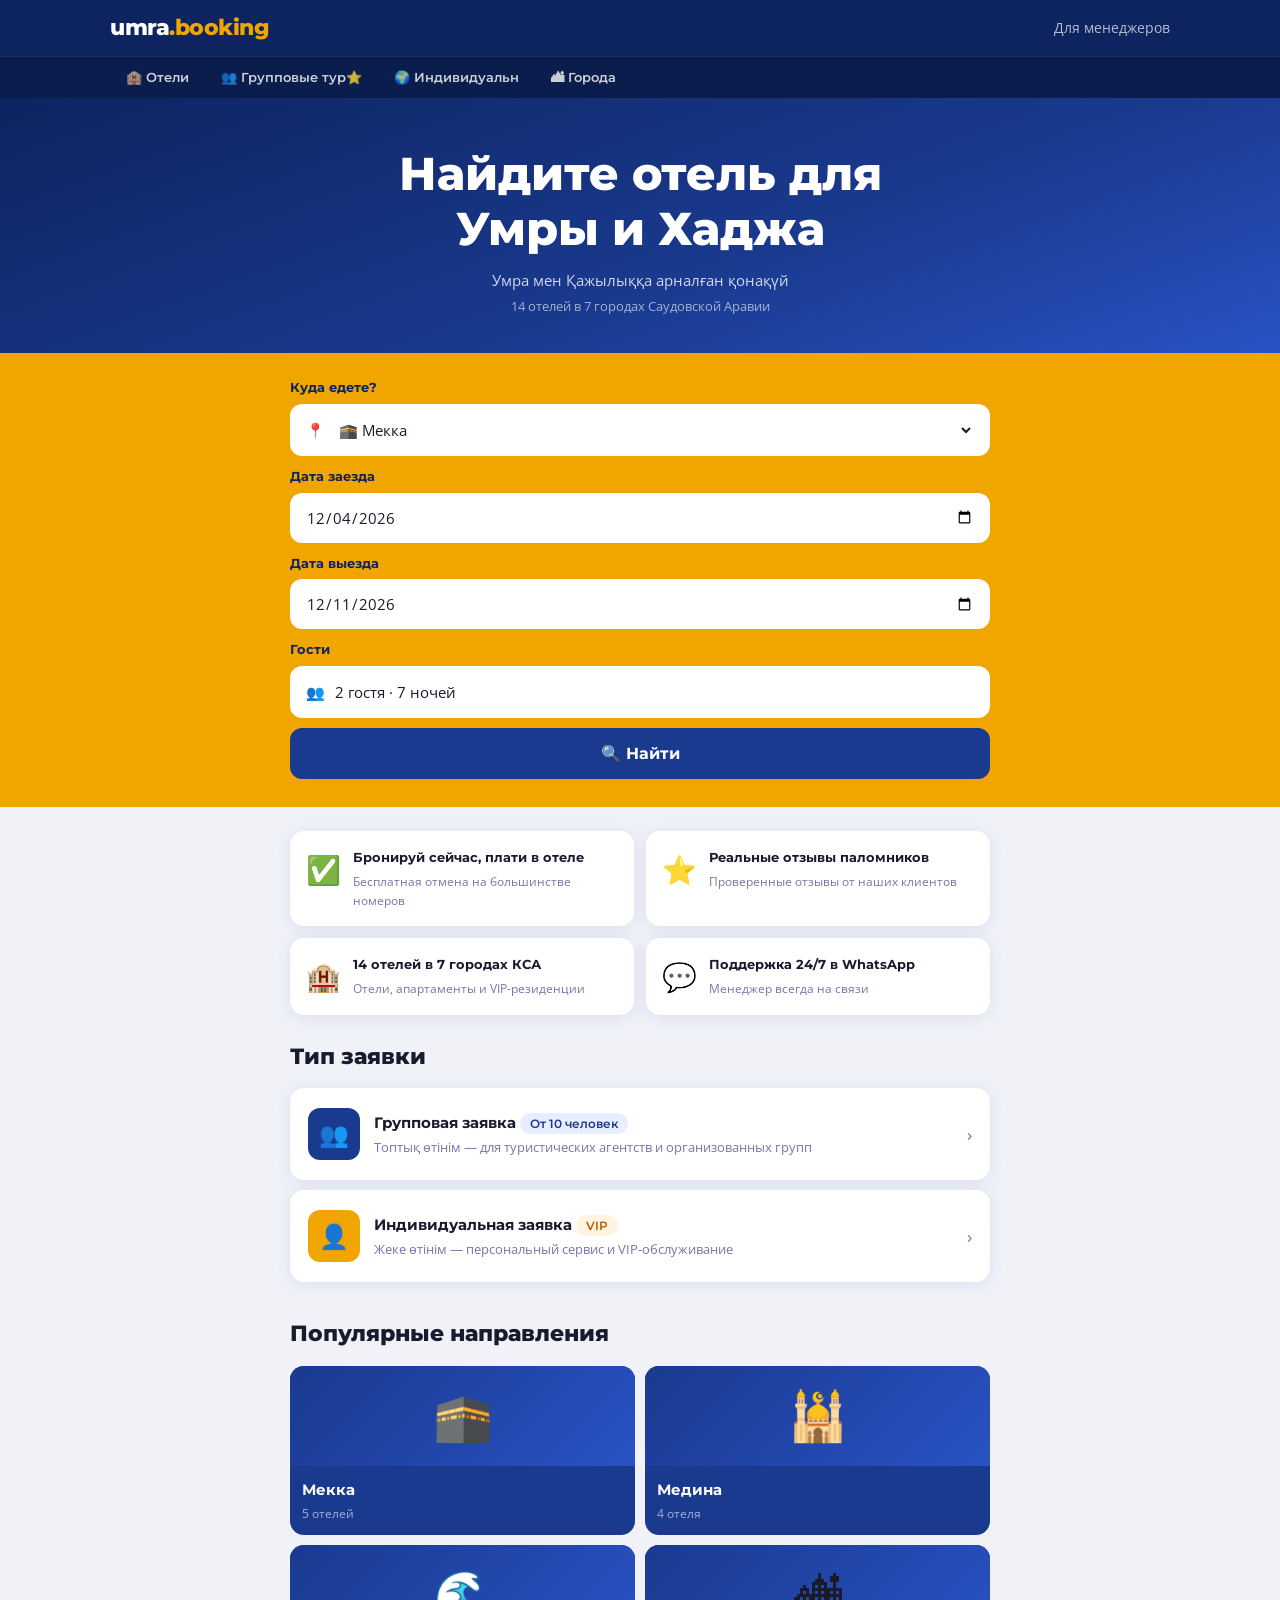
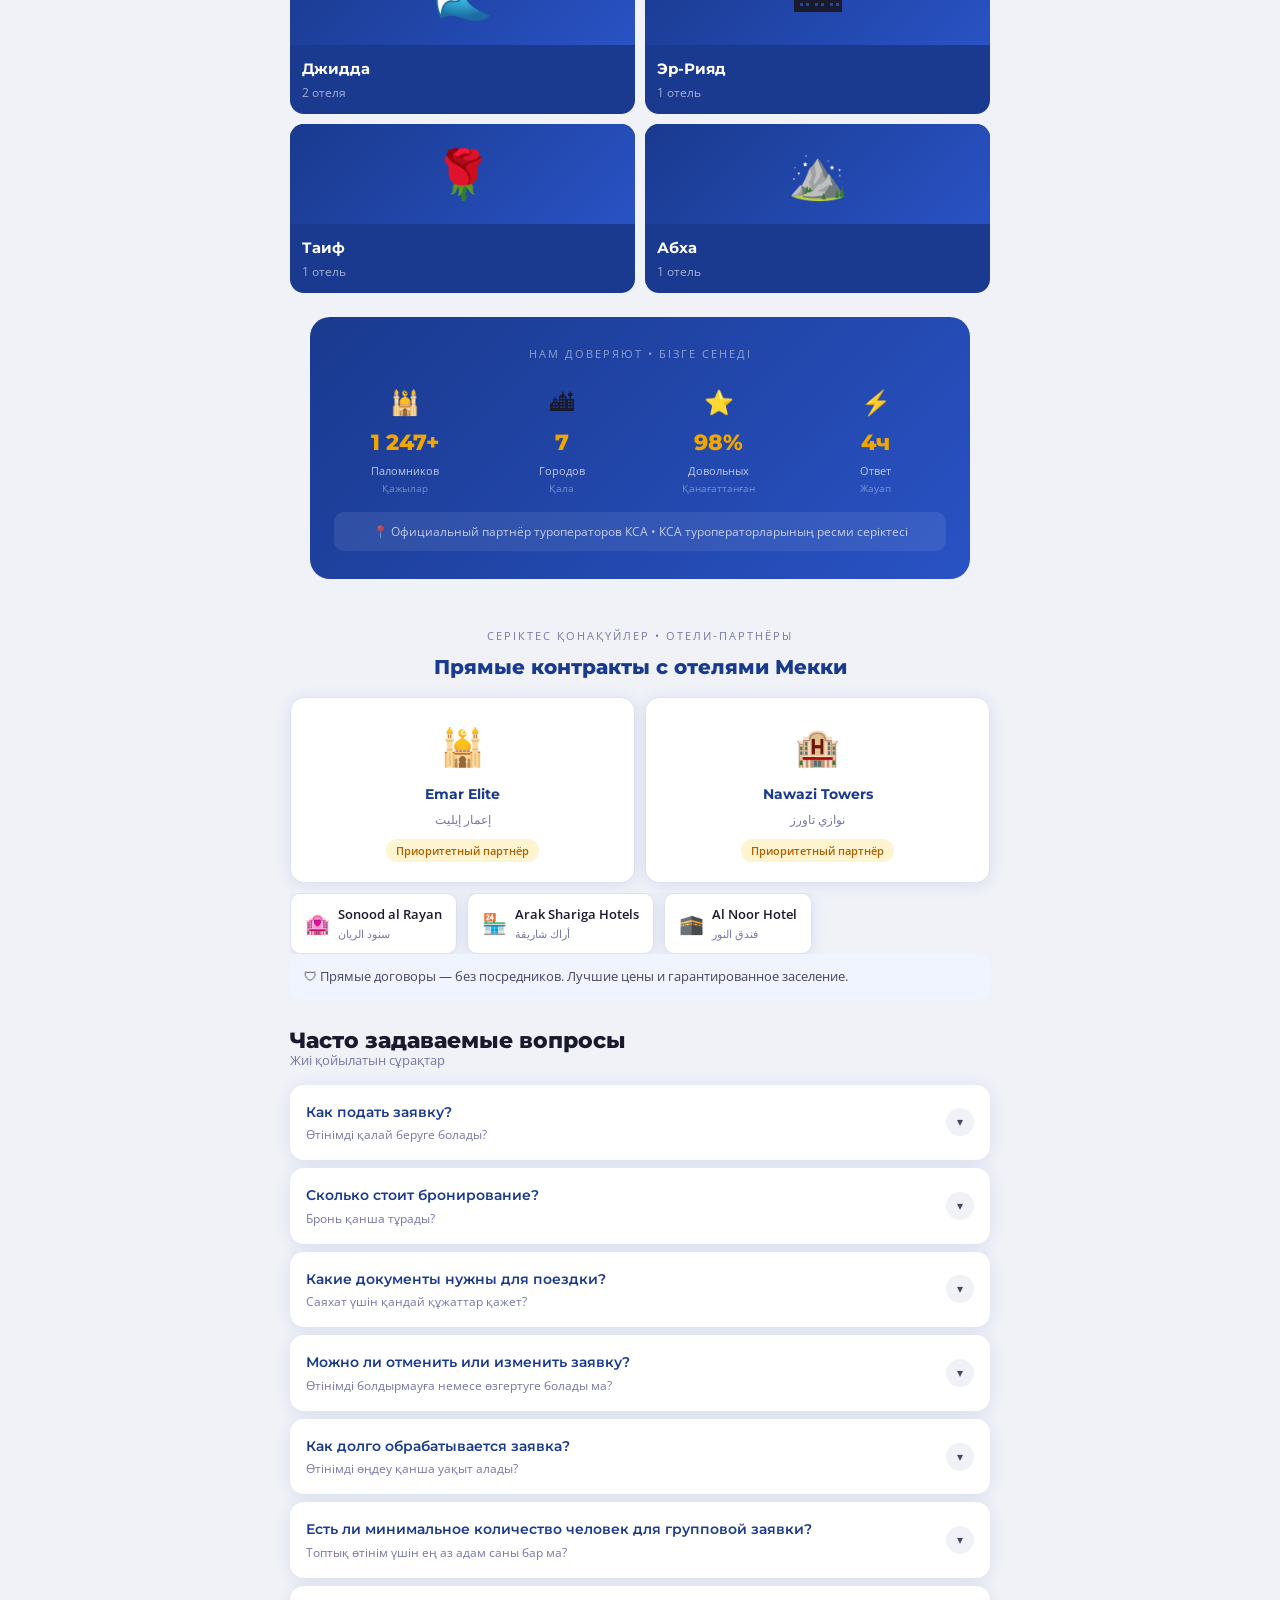
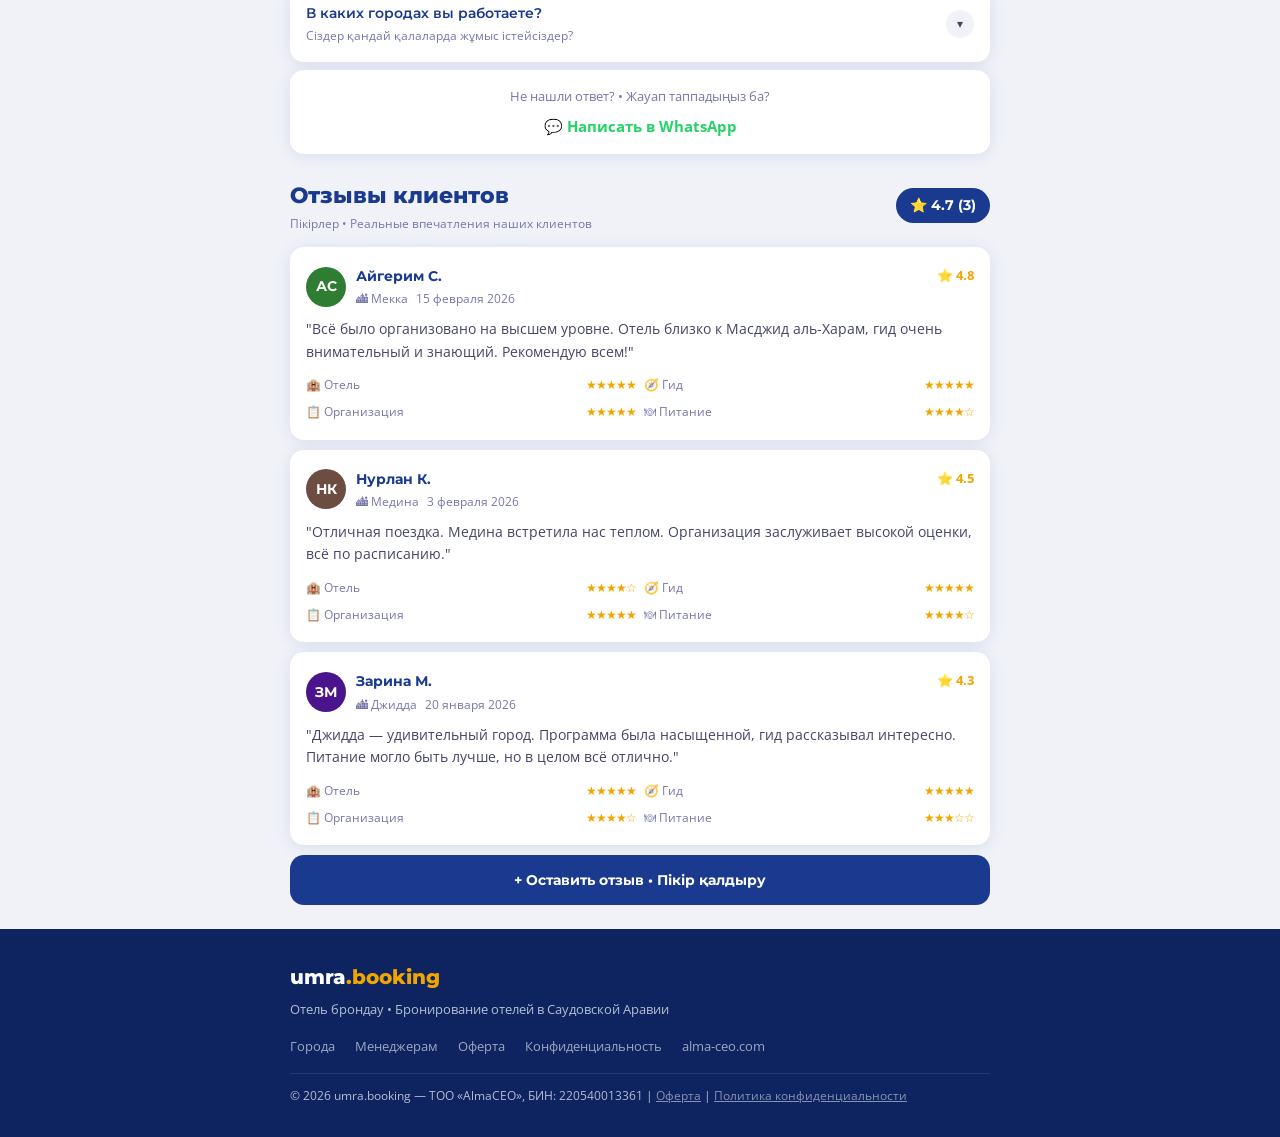
<file: index.html.html>
<!DOCTYPE html>
<html lang="ru">
<head>
  <meta charset="UTF-8" />
  <meta name="viewport" content="width=device-width, initial-scale=1.0" />
  <title>umra.booking — Найдите отель для Умры и Хаджа</title>
  <meta name="description" content="14 отелей в 7 городах Саудовской Аравии. Групповые и индивидуальные заявки. Ответ в течение 4 часов." />
  <link rel="preconnect" href="https://fonts.googleapis.com" />
  <link rel="preconnect" href="https://fonts.gstatic.com" crossorigin />
  <link href="https://fonts.googleapis.com/css2?family=Montserrat:wght@400;500;600;700;800&family=Open+Sans:wght@400;500;600&display=swap" rel="stylesheet" />
  <style>
    *, *::before, *::after { box-sizing: border-box; margin: 0; padding: 0; }
    :root {
      --blue: #1a3a8f;
      --blue-dark: #0d2460;
      --blue-mid: #2952c4;
      --gold: #f0a500;
      --gold-light: #ffd060;
      --bg: #f0f2f8;
      --white: #ffffff;
      --text: #1a1a2e;
      --text-mid: #444466;
      --text-light: #7777aa;
      --border: #dde2f0;
      --radius: 14px;
      --shadow: 0 2px 16px rgba(26,58,143,0.10);
    }
    html { scroll-behavior: smooth; }
    body { font-family: 'Open Sans', sans-serif; background: var(--bg); color: var(--text); line-height: 1.6; }

    /* PAGE SYSTEM */
    .page { display: none; }
    .page.active { display: block; }

    /* HEADER */
    header {
      background: var(--blue-dark);
      position: sticky; top: 0; z-index: 200;
    }
    .header-top {
      max-width: 1100px; margin: 0 auto;
      padding: 0 20px; height: 56px;
      display: flex; align-items: center; justify-content: space-between;
    }
    .logo {
      font-family: 'Montserrat', sans-serif;
      font-weight: 800; font-size: 22px;
      color: var(--white); text-decoration: none; letter-spacing: -0.5px;
    }
    .logo span { color: var(--gold); }
    .header-manager {
      font-size: 14px; color: rgba(255,255,255,0.7);
      cursor: pointer; text-decoration: none;
      transition: color 0.2s;
    }
    .header-manager:hover { color: var(--white); }
    .header-nav {
      background: rgba(0,0,0,0.2);
      border-top: 1px solid rgba(255,255,255,0.08);
    }
    .header-nav-inner {
      max-width: 1100px; margin: 0 auto;
      padding: 0 20px;
      display: flex; gap: 0; overflow-x: auto;
    }
    .header-nav a {
      font-family: 'Montserrat', sans-serif;
      font-size: 13px; font-weight: 600;
      color: rgba(255,255,255,0.8);
      text-decoration: none;
      padding: 10px 16px;
      white-space: nowrap;
      transition: color 0.2s;
      display: flex; align-items: center; gap: 6px;
    }
    .header-nav a:hover { color: var(--white); }

    /* HERO */
    .hero {
      background: linear-gradient(160deg, #0d2460 0%, #1a3a8f 60%, #2952c4 100%);
      padding: 48px 20px 36px;
      text-align: center; color: var(--white);
    }
    .hero h1 {
      font-family: 'Montserrat', sans-serif;
      font-size: clamp(26px, 5vw, 46px);
      font-weight: 800; line-height: 1.2;
      margin-bottom: 12px;
    }
    .hero-sub { font-size: 15px; opacity: 0.8; margin-bottom: 4px; }
    .hero-sub2 { font-size: 13px; opacity: 0.6; }

    /* SEARCH BOX */
    .search-box {
      background: var(--gold);
      padding: 24px 20px 28px;
    }
    .search-inner { max-width: 700px; margin: 0 auto; }
    .search-label {
      font-family: 'Montserrat', sans-serif;
      font-size: 13px; font-weight: 700;
      color: var(--blue-dark); margin-bottom: 6px;
    }
    .search-field {
      background: var(--white);
      border-radius: 12px;
      padding: 14px 16px;
      margin-bottom: 10px;
      cursor: pointer;
      display: flex; align-items: center; gap: 10px;
      font-size: 15px; color: var(--text);
      border: none; width: 100%;
      font-family: 'Open Sans', sans-serif;
      text-align: left;
    }
    .search-field select {
      border: none; outline: none; width: 100%;
      font-size: 15px; font-family: 'Open Sans', sans-serif;
      background: transparent; color: var(--text);
      cursor: pointer;
    }
    .search-field input[type="date"] {
      border: none; outline: none; width: 100%;
      font-size: 15px; font-family: 'Open Sans', sans-serif;
      background: transparent; color: var(--text); cursor: pointer;
    }
    .search-guests-display { flex: 1; }
    .search-guests-popup {
      display: none;
      background: var(--white); border-radius: 12px;
      padding: 16px; margin-bottom: 10px;
      box-shadow: var(--shadow);
    }
    .search-guests-popup.open { display: block; }
    .guests-row {
      display: flex; align-items: center;
      justify-content: space-between; margin-bottom: 12px;
    }
    .guests-label { font-size: 15px; font-weight: 600; }
    .guests-ctrl { display: flex; align-items: center; gap: 14px; }
    .guests-btn {
      width: 32px; height: 32px; border-radius: 50%;
      border: 2px solid var(--blue); background: none;
      cursor: pointer; font-size: 18px; color: var(--blue);
      display: flex; align-items: center; justify-content: center;
      font-weight: 700; transition: all 0.2s;
    }
    .guests-btn:hover { background: var(--blue); color: white; }
    .guests-count { font-size: 16px; font-weight: 700; min-width: 20px; text-align: center; }
    .guests-done {
      width: 100%; padding: 12px;
      background: var(--blue); color: white;
      border: none; border-radius: 10px;
      font-family: 'Montserrat', sans-serif;
      font-size: 14px; font-weight: 700; cursor: pointer;
    }
    .search-btn {
      width: 100%; padding: 16px;
      background: var(--blue); color: white;
      border: none; border-radius: 12px;
      font-family: 'Montserrat', sans-serif;
      font-size: 16px; font-weight: 700;
      cursor: pointer; margin-top: 4px;
      display: flex; align-items: center; justify-content: center; gap: 8px;
      transition: all 0.2s;
    }
    .search-btn:hover { background: var(--blue-mid); }

    /* FEATURES */
    .features { background: var(--bg); padding: 24px 20px; }
    .features-grid {
      max-width: 700px; margin: 0 auto;
      display: grid; grid-template-columns: 1fr 1fr; gap: 12px;
    }
    .feature-card {
      background: var(--white); border-radius: var(--radius);
      padding: 16px; box-shadow: var(--shadow);
      display: flex; gap: 12px; align-items: flex-start;
    }
    .feature-icon-box { font-size: 28px; flex-shrink: 0; }
    .feature-title { font-family: 'Montserrat', sans-serif; font-weight: 700; font-size: 13px; margin-bottom: 4px; }
    .feature-desc { font-size: 12px; color: var(--text-light); }

    /* REQUEST TYPES */
    .req-types { background: var(--bg); padding: 0 20px 24px; }
    .req-types-title {
      font-family: 'Montserrat', sans-serif;
      font-weight: 800; font-size: 22px;
      max-width: 700px; margin: 0 auto 14px;
    }
    .req-card {
      background: var(--white); border-radius: var(--radius);
      padding: 18px 16px; box-shadow: var(--shadow);
      max-width: 700px; margin: 0 auto 10px;
      display: flex; align-items: center; gap: 14px;
      cursor: pointer; border: 2px solid transparent;
      transition: all 0.2s; text-decoration: none; color: var(--text);
    }
    .req-card:hover { border-color: var(--blue); }
    .req-icon-box {
      width: 52px; height: 52px; border-radius: 12px;
      display: flex; align-items: center; justify-content: center;
      font-size: 24px; flex-shrink: 0;
    }
    .req-icon-blue { background: var(--blue); }
    .req-icon-gold { background: var(--gold); }
    .req-info { flex: 1; }
    .req-name { font-family: 'Montserrat', sans-serif; font-weight: 700; font-size: 15px; }
    .req-desc { font-size: 13px; color: var(--text-light); margin-top: 2px; }
    .req-badge {
      background: #e8eeff; color: var(--blue);
      font-size: 12px; font-weight: 600;
      padding: 3px 10px; border-radius: 20px;
      white-space: nowrap;
    }
    .req-badge-vip { background: #fff4e0; color: #b85c00; }
    .req-arrow { color: var(--text-light); font-size: 18px; }

    /* CITIES */
    .cities-section { background: var(--bg); padding: 0 20px 24px; }
    .section-title {
      font-family: 'Montserrat', sans-serif;
      font-weight: 800; font-size: 22px;
      max-width: 700px; margin: 0 auto 14px;
    }
    .cities-grid {
      max-width: 700px; margin: 0 auto;
      display: grid; grid-template-columns: 1fr 1fr; gap: 10px;
    }
    .city-card {
      background: var(--blue); border-radius: var(--radius);
      overflow: hidden; cursor: pointer;
      transition: transform 0.2s, box-shadow 0.2s;
      text-decoration: none;
    }
    .city-card:hover { transform: translateY(-2px); box-shadow: 0 8px 24px rgba(26,58,143,0.25); }
    .city-img {
      height: 100px;
      display: flex; align-items: center; justify-content: center;
      font-size: 48px;
      background: linear-gradient(135deg, #1a3a8f, #2952c4);
    }
    .city-info { padding: 12px; }
    .city-name { font-family: 'Montserrat', sans-serif; font-weight: 700; font-size: 15px; color: var(--white); }
    .city-count { font-size: 12px; color: rgba(255,255,255,0.6); margin-top: 2px; }

    /* STATS */
    .stats-block {
      background: linear-gradient(135deg, #1a3a8f, #2952c4);
      margin: 0 20px 24px; border-radius: 20px;
      padding: 28px 24px; max-width: 660px;
      margin-left: auto; margin-right: auto;
    }
    .stats-header {
      text-align: center; font-size: 11px; letter-spacing: 2px;
      color: rgba(255,255,255,0.5); text-transform: uppercase;
      margin-bottom: 20px;
    }
    .stats-grid {
      display: grid; grid-template-columns: repeat(4, 1fr);
      gap: 16px; text-align: center; margin-bottom: 16px;
    }
    .stat-icon { font-size: 24px; margin-bottom: 4px; }
    .stat-num {
      font-family: 'Montserrat', sans-serif;
      font-weight: 800; font-size: 22px; color: var(--gold);
    }
    .stat-name { font-size: 11px; color: rgba(255,255,255,0.7); margin-top: 2px; }
    .stat-kaz { font-size: 10px; color: rgba(255,255,255,0.4); }
    .stats-partner {
      background: rgba(255,255,255,0.08);
      border-radius: 10px; padding: 10px 14px;
      font-size: 12px; color: rgba(255,255,255,0.7);
      text-align: center;
      display: flex; align-items: center; gap: 8px; justify-content: center;
    }

    /* PARTNERS */
    .partners-section { padding: 0 20px 24px; }
    .partners-label {
      text-align: center; font-size: 11px; letter-spacing: 2px;
      color: var(--text-light); text-transform: uppercase;
      max-width: 700px; margin: 0 auto 6px;
    }
    .partners-title {
      font-family: 'Montserrat', sans-serif;
      font-weight: 800; font-size: 20px; color: var(--blue);
      max-width: 700px; margin: 0 auto 14px; text-align: center;
    }
    .partners-grid {
      max-width: 700px; margin: 0 auto;
      display: grid; grid-template-columns: 1fr 1fr; gap: 10px; margin-bottom: 10px;
    }
    .partner-card {
      background: var(--white); border-radius: var(--radius);
      padding: 20px 16px; box-shadow: var(--shadow);
      text-align: center; border: 1.5px solid var(--border);
    }
    .partner-icon { font-size: 36px; margin-bottom: 8px; }
    .partner-name { font-family: 'Montserrat', sans-serif; font-weight: 700; font-size: 14px; color: var(--blue); }
    .partner-arabic { font-size: 12px; color: var(--text-light); margin: 4px 0; }
    .partner-badge {
      display: inline-block;
      background: #fff4d0; color: #b06000;
      font-size: 11px; font-weight: 600;
      padding: 3px 10px; border-radius: 20px; margin-top: 6px;
    }
    .partners-row {
      max-width: 700px; margin: 0 auto;
      display: flex; gap: 10px; overflow-x: auto;
    }
    .partner-small {
      background: var(--white); border-radius: 10px;
      padding: 10px 14px; box-shadow: var(--shadow);
      display: flex; align-items: center; gap: 8px;
      white-space: nowrap; border: 1px solid var(--border);
      flex-shrink: 0;
    }
    .partner-small-icon { font-size: 20px; }
    .partner-small-info { }
    .partner-small-name { font-size: 13px; font-weight: 600; }
    .partner-small-arabic { font-size: 11px; color: var(--text-light); }
    .partners-note {
      max-width: 700px; margin: 12px auto 0;
      background: #f0f4ff; border-radius: 10px;
      padding: 12px 14px; font-size: 13px; color: var(--text-mid);
      display: flex; align-items: center; gap: 8px;
    }

    /* FAQ */
    .faq-section { background: var(--bg); padding: 0 20px 24px; }
    .faq-kaz { font-size: 13px; color: var(--text-light); max-width: 700px; margin: -8px auto 14px; }
    .faq-item {
      background: var(--white); border-radius: var(--radius);
      max-width: 700px; margin: 0 auto 8px;
      overflow: hidden; box-shadow: var(--shadow);
    }
    .faq-q {
      padding: 16px; cursor: pointer;
      display: flex; justify-content: space-between; align-items: center;
      gap: 12px;
    }
    .faq-q-text { }
    .faq-q-main { font-family: 'Montserrat', sans-serif; font-weight: 600; font-size: 14px; color: var(--blue); }
    .faq-q-kaz { font-size: 12px; color: var(--text-light); margin-top: 2px; }
    .faq-chevron {
      width: 28px; height: 28px; border-radius: 50%;
      background: var(--bg); border: none; cursor: pointer;
      display: flex; align-items: center; justify-content: center;
      font-size: 12px; color: var(--text-mid); flex-shrink: 0;
      transition: transform 0.2s;
    }
    .faq-item.open .faq-chevron { transform: rotate(180deg); }
    .faq-a {
      display: none; padding: 0 16px 16px;
      font-size: 14px; color: var(--text-mid); line-height: 1.6;
    }
    .faq-item.open .faq-a { display: block; }
    .faq-wa {
      max-width: 700px; margin: 0 auto;
      background: var(--white); border-radius: var(--radius);
      padding: 16px; text-align: center; box-shadow: var(--shadow);
    }
    .faq-wa-text { font-size: 13px; color: var(--text-light); margin-bottom: 8px; }
    .faq-wa-link {
      color: #25d366; font-weight: 700; font-size: 15px;
      text-decoration: none; display: flex; align-items: center;
      justify-content: center; gap: 6px;
    }

    /* REVIEWS */
    .reviews-section { background: var(--bg); padding: 0 20px 24px; }
    .reviews-header {
      max-width: 700px; margin: 0 auto 14px;
      display: flex; justify-content: space-between; align-items: center;
    }
    .reviews-title-block { }
    .reviews-title { font-family: 'Montserrat', sans-serif; font-weight: 800; font-size: 22px; color: var(--blue); }
    .reviews-kaz { font-size: 12px; color: var(--text-light); }
    .reviews-rating {
      background: var(--blue); color: var(--white);
      padding: 6px 14px; border-radius: 20px;
      font-family: 'Montserrat', sans-serif;
      font-weight: 700; font-size: 14px;
      display: flex; align-items: center; gap: 4px;
    }
    .review-card {
      background: var(--white); border-radius: var(--radius);
      padding: 18px 16px; box-shadow: var(--shadow);
      max-width: 700px; margin: 0 auto 10px;
    }
    .review-head { display: flex; justify-content: space-between; align-items: flex-start; margin-bottom: 10px; }
    .review-author { display: flex; align-items: center; gap: 10px; }
    .review-avatar {
      width: 40px; height: 40px; border-radius: 50%;
      display: flex; align-items: center; justify-content: center;
      font-family: 'Montserrat', sans-serif; font-weight: 700;
      font-size: 14px; color: white; flex-shrink: 0;
    }
    .review-name { font-family: 'Montserrat', sans-serif; font-weight: 700; font-size: 14px; color: var(--blue); }
    .review-meta { font-size: 12px; color: var(--text-light); margin-top: 2px; display: flex; gap: 8px; align-items: center; }
    .review-star { color: var(--gold); font-weight: 700; font-size: 13px; display: flex; align-items: center; gap: 3px; }
    .review-text { font-size: 14px; color: var(--text-mid); line-height: 1.6; margin-bottom: 12px; }
    .review-cats { display: grid; grid-template-columns: 1fr 1fr; gap: 8px; }
    .review-cat { display: flex; align-items: center; gap: 6px; font-size: 12px; }
    .review-cat-name { color: var(--text-light); flex: 1; display: flex; align-items: center; gap: 4px; }
    .stars { color: var(--gold); font-size: 12px; letter-spacing: -1px; }
    .review-add {
      max-width: 700px; margin: 0 auto;
      background: var(--blue); color: white;
      border: none; border-radius: var(--radius);
      padding: 16px; width: 100%; cursor: pointer;
      font-family: 'Montserrat', sans-serif; font-weight: 700; font-size: 14px;
      display: flex; align-items: center; justify-content: center; gap: 6px;
      transition: all 0.2s;
    }
    .review-add:hover { background: var(--blue-mid); }

    /* FOOTER */
    footer { background: var(--blue-dark); color: rgba(255,255,255,0.7); padding: 32px 20px; }
    .footer-inner { max-width: 700px; margin: 0 auto; }
    .footer-logo { font-family: 'Montserrat', sans-serif; font-weight: 800; font-size: 20px; color: white; margin-bottom: 6px; }
    .footer-logo span { color: var(--gold); }
    .footer-desc { font-size: 13px; margin-bottom: 16px; }
    .footer-links { display: flex; gap: 20px; flex-wrap: wrap; margin-bottom: 16px; }
    .footer-link { font-size: 13px; color: rgba(255,255,255,0.6); text-decoration: none; }
    .footer-link:hover { color: white; }
    .footer-copy { font-size: 12px; border-top: 1px solid rgba(255,255,255,0.1); padding-top: 12px; }
    .footer-copy a { color: rgba(255,255,255,0.5); }

    /* ===== FORM PAGES ===== */
    .form-page-header {
      background: linear-gradient(160deg, #0d2460 0%, #1a3a8f 100%);
      padding: 20px; color: white;
    }
    .back-btn {
      font-size: 14px; color: rgba(255,255,255,0.7);
      cursor: pointer; margin-bottom: 16px;
      display: flex; align-items: center; gap: 6px;
      background: none; border: none; padding: 0;
      font-family: 'Open Sans', sans-serif;
    }
    .back-btn:hover { color: white; }
    .form-page-title-row { display: flex; align-items: center; gap: 14px; }
    .form-page-icon {
      width: 52px; height: 52px; background: rgba(255,255,255,0.15);
      border-radius: 14px; display: flex; align-items: center;
      justify-content: center; font-size: 24px; flex-shrink: 0;
    }
    .form-page-brand { font-size: 12px; color: var(--gold); margin-bottom: 4px; }
    .form-page-brand span { color: var(--gold); }
    .form-page-h1 { font-family: 'Montserrat', sans-serif; font-weight: 800; font-size: 20px; }
    .form-page-progress { height: 3px; background: linear-gradient(90deg, var(--gold), var(--gold-light)); }
    .form-body { padding: 20px; }
    .form-card {
      background: white; border-radius: 20px;
      padding: 24px 20px; box-shadow: var(--shadow);
      max-width: 700px; margin: 0 auto;
    }
    .form-group { margin-bottom: 18px; }
    .form-label {
      font-family: 'Montserrat', sans-serif;
      font-weight: 700; font-size: 13px; color: var(--blue);
      margin-bottom: 3px;
    }
    .form-label-kaz { font-size: 11px; color: var(--text-light); margin-bottom: 7px; }
    .form-input, .form-select, .form-textarea {
      width: 100%; padding: 13px 16px;
      border: 1.5px solid var(--border);
      border-radius: 12px;
      font-family: 'Open Sans', sans-serif;
      font-size: 15px; color: var(--text);
      background: #fafbff; outline: none;
      transition: border 0.2s, box-shadow 0.2s;
      appearance: none;
    }
    .form-input:focus, .form-select:focus, .form-textarea:focus {
      border-color: var(--blue);
      box-shadow: 0 0 0 3px rgba(26,58,143,0.10);
      background: white;
    }
    .form-input-suffix {
      position: relative;
    }
    .form-input-suffix .form-input { padding-right: 40px; }
    .form-input-suffix-icon {
      position: absolute; right: 14px; top: 50%;
      transform: translateY(-50%);
      color: var(--text-light); font-size: 14px;
    }
    .form-textarea { resize: vertical; min-height: 90px; }
    .form-hint { font-size: 12px; color: var(--text-light); margin-top: 5px; }
    .form-checkbox {
      display: flex; align-items: flex-start; gap: 10px;
      margin-bottom: 18px;
    }
    .form-checkbox input { margin-top: 3px; width: 18px; height: 18px; flex-shrink: 0; accent-color: var(--blue); }
    .form-checkbox-label { font-size: 13px; color: var(--text-mid); line-height: 1.5; }
    .form-checkbox-label a { color: var(--blue); }
    .form-submit {
      width: 100%; padding: 17px;
      background: linear-gradient(135deg, var(--blue-dark), var(--blue-mid));
      color: white; border: none; border-radius: 14px;
      font-family: 'Montserrat', sans-serif; font-weight: 700; font-size: 15px;
      cursor: pointer; transition: all 0.2s;
    }
    .form-submit:hover { opacity: 0.9; transform: translateY(-1px); box-shadow: 0 6px 20px rgba(26,58,143,0.3); }
    .form-submit-note { text-align: center; font-size: 12px; color: var(--text-light); margin-top: 10px; }
    .form-success {
      display: none; text-align: center; padding: 30px 20px;
    }
    .form-success-icon { font-size: 56px; margin-bottom: 16px; }
    .form-success-title { font-family: 'Montserrat', sans-serif; font-weight: 800; font-size: 22px; color: var(--blue); margin-bottom: 8px; }
    .form-success-text { font-size: 15px; color: var(--text-mid); margin-bottom: 24px; }
    .form-success-wa {
      display: inline-flex; align-items: center; gap: 8px;
      background: #25d366; color: white;
      padding: 14px 28px; border-radius: 12px;
      text-decoration: none;
      font-family: 'Montserrat', sans-serif; font-weight: 700; font-size: 14px;
    }

    /* MANAGER PAGE */
    .manager-page {
      min-height: 100vh; background: var(--bg);
      display: flex; align-items: center; justify-content: center;
      padding: 40px 20px;
    }
    .manager-card {
      background: white; border-radius: 20px;
      padding: 40px 32px; width: 100%; max-width: 380px;
      box-shadow: 0 8px 32px rgba(26,58,143,0.12);
      text-align: center;
    }
    .manager-icon {
      width: 64px; height: 64px; background: var(--blue);
      border-radius: 16px; margin: 0 auto 16px;
      display: flex; align-items: center; justify-content: center;
      font-size: 28px;
    }
    .manager-brand { font-family: 'Montserrat', sans-serif; font-weight: 800; font-size: 20px; margin-bottom: 4px; }
    .manager-brand span { color: var(--gold); }
    .manager-sub { font-size: 13px; color: var(--text-light); margin-bottom: 24px; }
    .manager-label { font-family: 'Montserrat', sans-serif; font-weight: 700; font-size: 13px; color: var(--blue); text-align: left; margin-bottom: 6px; }
    .manager-input {
      width: 100%; padding: 13px 16px;
      border: 1.5px solid var(--border); border-radius: 12px;
      font-size: 15px; outline: none; margin-bottom: 14px;
      transition: border 0.2s;
    }
    .manager-input:focus { border-color: var(--blue); }
    .manager-btn {
      width: 100%; padding: 15px;
      background: linear-gradient(135deg, var(--blue-dark), var(--blue-mid));
      color: white; border: none; border-radius: 12px;
      font-family: 'Montserrat', sans-serif; font-weight: 700; font-size: 15px;
      cursor: pointer; margin-bottom: 14px;
    }
    .manager-back { font-size: 13px; color: var(--text-light); cursor: pointer; text-decoration: none; }
    .manager-error { color: #e53935; font-size: 13px; margin-bottom: 10px; display: none; }

    /* UTILS */
    .max700 { max-width: 700px; margin: 0 auto; }
    .section-gap { padding-top: 8px; }
  </style>
</head>
<body>

<!-- ========== MAIN PAGE ========== -->
<div id="page-main" class="page active">

  <header>
    <div class="header-top">
      <a href="#" class="logo" onclick="showPage('page-main')">umra<span>.booking</span></a>
      <a href="#" class="header-manager" onclick="showPage('page-manager'); return false;">Для менеджеров</a>
    </div>
    <div class="header-nav">
      <div class="header-nav-inner">
        <a href="#cities">🏨 Отели</a>
        <a href="#" onclick="showPage('page-group'); return false;">👥 Групповые тур⭐</a>
        <a href="#" onclick="showPage('page-individual'); return false;">🌍 Индивидуальн</a>
        <a href="#cities">🏙 Города</a>
      </div>
    </div>
  </header>

  <!-- HERO -->
  <div class="hero">
    <h1>Найдите отель для<br>Умры и Хаджа</h1>
    <div class="hero-sub">Умра мен Қажылыққа арналған қонақүй</div>
    <div class="hero-sub2">14 отелей в 7 городах Саудовской Аравии</div>
  </div>

  <!-- SEARCH -->
  <div class="search-box">
    <div class="search-inner">
      <div class="search-label">Куда едете?</div>
      <div class="search-field">
        <span>📍</span>
        <select id="search-city">
          <option value="mecca">🕋 Мекка</option>
          <option value="medina">🕌 Медина</option>
          <option value="jeddah">🌊 Джидда</option>
          <option value="riyadh">🏙 Эр-Рияд</option>
          <option value="taif">🌹 Таиф</option>
          <option value="abha">⛰️ Абха</option>
          <option value="alula">🏛 Аль-Ула</option>
        </select>
      </div>

      <div class="search-label">Дата заезда</div>
      <div class="search-field">
        <input type="date" id="search-checkin" />
      </div>

      <div class="search-label">Дата выезда</div>
      <div class="search-field">
        <input type="date" id="search-checkout" />
      </div>

      <div class="search-label">Гости</div>
      <div class="search-field" onclick="toggleGuests()">
        <span>👥</span>
        <div class="search-guests-display" id="guests-display">2 гостя · 7 ночей</div>
      </div>
      <div class="search-guests-popup" id="guests-popup">
        <div class="guests-row">
          <div class="guests-label">Взрослые</div>
          <div class="guests-ctrl">
            <button class="guests-btn" onclick="changeGuests(-1)">−</button>
            <div class="guests-count" id="guests-count">2</div>
            <button class="guests-btn" onclick="changeGuests(1)">+</button>
          </div>
        </div>
        <button class="guests-done" onclick="closeGuests()">Готово</button>
      </div>

      <button class="search-btn" onclick="handleSearch()">
        🔍 Найти
      </button>
    </div>
  </div>

  <!-- FEATURES -->
  <div class="features">
    <div class="features-grid">
      <div class="feature-card">
        <div class="feature-icon-box">✅</div>
        <div>
          <div class="feature-title">Бронируй сейчас, плати в отеле</div>
          <div class="feature-desc">Бесплатная отмена на большинстве номеров</div>
        </div>
      </div>
      <div class="feature-card">
        <div class="feature-icon-box">⭐</div>
        <div>
          <div class="feature-title">Реальные отзывы паломников</div>
          <div class="feature-desc">Проверенные отзывы от наших клиентов</div>
        </div>
      </div>
      <div class="feature-card">
        <div class="feature-icon-box">🏨</div>
        <div>
          <div class="feature-title">14 отелей в 7 городах КСА</div>
          <div class="feature-desc">Отели, апартаменты и VIP-резиденции</div>
        </div>
      </div>
      <div class="feature-card">
        <div class="feature-icon-box">💬</div>
        <div>
          <div class="feature-title">Поддержка 24/7 в WhatsApp</div>
          <div class="feature-desc">Менеджер всегда на связи</div>
        </div>
      </div>
    </div>
  </div>

  <!-- REQUEST TYPES -->
  <div class="req-types">
    <div class="req-types-title">Тип заявки</div>
    <a class="req-card" href="#" onclick="showPage('page-group'); return false;">
      <div class="req-icon-box req-icon-blue">👥</div>
      <div class="req-info">
        <div class="req-name">Групповая заявка <span class="req-badge">От 10 человек</span></div>
        <div class="req-desc">Топтық өтінім — для туристических агентств и организованных групп</div>
      </div>
      <div class="req-arrow">›</div>
    </a>
    <a class="req-card" href="#" onclick="showPage('page-individual'); return false;">
      <div class="req-icon-box req-icon-gold">👤</div>
      <div class="req-info">
        <div class="req-name">Индивидуальная заявка <span class="req-badge req-badge-vip">VIP</span></div>
        <div class="req-desc">Жеке өтінім — персональный сервис и VIP-обслуживание</div>
      </div>
      <div class="req-arrow">›</div>
    </a>
  </div>

  <!-- CITIES -->
  <div class="cities-section" id="cities">
    <div class="section-title">Популярные направления</div>
    <div class="cities-grid">
      <div class="city-card">
        <div class="city-img">🕋</div>
        <div class="city-info">
          <div class="city-name">Мекка</div>
          <div class="city-count">5 отелей</div>
        </div>
      </div>
      <div class="city-card">
        <div class="city-img">🕌</div>
        <div class="city-info">
          <div class="city-name">Медина</div>
          <div class="city-count">4 отеля</div>
        </div>
      </div>
      <div class="city-card">
        <div class="city-img">🌊</div>
        <div class="city-info">
          <div class="city-name">Джидда</div>
          <div class="city-count">2 отеля</div>
        </div>
      </div>
      <div class="city-card">
        <div class="city-img">🏙</div>
        <div class="city-info">
          <div class="city-name">Эр-Рияд</div>
          <div class="city-count">1 отель</div>
        </div>
      </div>
      <div class="city-card">
        <div class="city-img">🌹</div>
        <div class="city-info">
          <div class="city-name">Таиф</div>
          <div class="city-count">1 отель</div>
        </div>
      </div>
      <div class="city-card">
        <div class="city-img">⛰️</div>
        <div class="city-info">
          <div class="city-name">Абха</div>
          <div class="city-count">1 отель</div>
        </div>
      </div>
    </div>
  </div>

  <!-- STATS -->
  <div style="padding: 0 0 24px;">
    <div class="stats-block">
      <div class="stats-header">НАМ ДОВЕРЯЮТ • БІЗГЕ СЕНЕДІ</div>
      <div class="stats-grid">
        <div>
          <div class="stat-icon">🕌</div>
          <div class="stat-num">1 247+</div>
          <div class="stat-name">Паломников</div>
          <div class="stat-kaz">Қажылар</div>
        </div>
        <div>
          <div class="stat-icon">🏙</div>
          <div class="stat-num">7</div>
          <div class="stat-name">Городов</div>
          <div class="stat-kaz">Қала</div>
        </div>
        <div>
          <div class="stat-icon">⭐</div>
          <div class="stat-num">98%</div>
          <div class="stat-name">Довольных</div>
          <div class="stat-kaz">Қанағаттанған</div>
        </div>
        <div>
          <div class="stat-icon">⚡</div>
          <div class="stat-num">4ч</div>
          <div class="stat-name">Ответ</div>
          <div class="stat-kaz">Жауап</div>
        </div>
      </div>
      <div class="stats-partner">
        📍 Официальный партнёр туроператоров КСА • КСА туроператорларының ресми серіктесі
      </div>
    </div>
  </div>

  <!-- PARTNERS -->
  <div class="partners-section">
    <div class="partners-label">СЕРІКТЕС ҚОНАҚҮЙЛЕР • ОТЕЛИ-ПАРТНЁРЫ</div>
    <div class="partners-title">Прямые контракты с отелями Мекки</div>
    <div class="partners-grid">
      <div class="partner-card">
        <div class="partner-icon">🕌</div>
        <div class="partner-name">Emar Elite</div>
        <div class="partner-arabic">إعمار إيليت</div>
        <span class="partner-badge">Приоритетный партнёр</span>
      </div>
      <div class="partner-card">
        <div class="partner-icon">🏨</div>
        <div class="partner-name">Nawazi Towers</div>
        <div class="partner-arabic">نوازي تاورز</div>
        <span class="partner-badge">Приоритетный партнёр</span>
      </div>
    </div>
    <div class="partners-row">
      <div class="partner-small">
        <div class="partner-small-icon">🏩</div>
        <div class="partner-small-info">
          <div class="partner-small-name">Sonood al Rayan</div>
          <div class="partner-small-arabic">سنود الريان</div>
        </div>
      </div>
      <div class="partner-small">
        <div class="partner-small-icon">🏪</div>
        <div class="partner-small-info">
          <div class="partner-small-name">Arak Shariga Hotels</div>
          <div class="partner-small-arabic">أراك شاريقة</div>
        </div>
      </div>
      <div class="partner-small">
        <div class="partner-small-icon">🕋</div>
        <div class="partner-small-info">
          <div class="partner-small-name">Al Noor Hotel</div>
          <div class="partner-small-arabic">فندق النور</div>
        </div>
      </div>
    </div>
    <div class="partners-note max700">
      🛡 Прямые договоры — без посредников. Лучшие цены и гарантированное заселение.
    </div>
  </div>

  <!-- FAQ -->
  <div class="faq-section">
    <div class="section-title max700">Часто задаваемые вопросы</div>
    <div class="faq-kaz">Жиі қойылатын сұрақтар</div>

    <div class="faq-item">
      <div class="faq-q" onclick="toggleFaq(this)">
        <div class="faq-q-text">
          <div class="faq-q-main">Как подать заявку?</div>
          <div class="faq-q-kaz">Өтінімді қалай беруге болады?</div>
        </div>
        <button class="faq-chevron">▾</button>
      </div>
      <div class="faq-a">Выберите тип заявки — Групповая (от 10 чел.) или Индивидуальная. Заполните форму и нажмите "Отправить заявку". Наш менеджер свяжется с вами в WhatsApp в течение 4 часов.</div>
    </div>

    <div class="faq-item">
      <div class="faq-q" onclick="toggleFaq(this)">
        <div class="faq-q-text">
          <div class="faq-q-main">Сколько стоит бронирование?</div>
          <div class="faq-q-kaz">Бронь қанша тұрады?</div>
        </div>
        <button class="faq-chevron">▾</button>
      </div>
      <div class="faq-a">Сервис подбора отелей бесплатный. Стоимость зависит от выбранного отеля, категории номера, дат и количества человек. Точную цену менеджер сообщит после обработки заявки.</div>
    </div>

    <div class="faq-item">
      <div class="faq-q" onclick="toggleFaq(this)">
        <div class="faq-q-text">
          <div class="faq-q-main">Какие документы нужны для поездки?</div>
          <div class="faq-q-kaz">Саяхат үшін қандай құжаттар қажет?</div>
        </div>
        <button class="faq-chevron">▾</button>
      </div>
      <div class="faq-a">Для въезда в Саудовскую Аравию нужны: действующий паспорт (не менее 6 мес.), виза умра или туристическая виза, подтверждение бронирования отеля.</div>
    </div>

    <div class="faq-item">
      <div class="faq-q" onclick="toggleFaq(this)">
        <div class="faq-q-text">
          <div class="faq-q-main">Можно ли отменить или изменить заявку?</div>
          <div class="faq-q-kaz">Өтінімді болдырмауға немесе өзгертуге болады ма?</div>
        </div>
        <button class="faq-chevron">▾</button>
      </div>
      <div class="faq-a">Да, большинство наших отелей предоставляют бесплатную отмену. Условия зависят от конкретного отеля и тарифа. Свяжитесь с менеджером для изменения заявки.</div>
    </div>

    <div class="faq-item">
      <div class="faq-q" onclick="toggleFaq(this)">
        <div class="faq-q-text">
          <div class="faq-q-main">Как долго обрабатывается заявка?</div>
          <div class="faq-q-kaz">Өтінімді өңдеу қанша уақыт алады?</div>
        </div>
        <button class="faq-chevron">▾</button>
      </div>
      <div class="faq-a">Менеджер отвечает в течение 4 часов в рабочее время. В горячий сезон (Рамадан, Хадж) время ответа может быть немного больше.</div>
    </div>

    <div class="faq-item">
      <div class="faq-q" onclick="toggleFaq(this)">
        <div class="faq-q-text">
          <div class="faq-q-main">Есть ли минимальное количество человек для групповой заявки?</div>
          <div class="faq-q-kaz">Топтық өтінім үшін ең аз адам саны бар ма?</div>
        </div>
        <button class="faq-chevron">▾</button>
      </div>
      <div class="faq-a">Да, для групповой заявки минимум 10 человек. Для меньшего количества рекомендуем индивидуальную заявку с VIP-сервисом.</div>
    </div>

    <div class="faq-item">
      <div class="faq-q" onclick="toggleFaq(this)">
        <div class="faq-q-text">
          <div class="faq-q-main">В каких городах вы работаете?</div>
          <div class="faq-q-kaz">Сіздер қандай қалаларда жұмыс істейсіздер?</div>
        </div>
        <button class="faq-chevron">▾</button>
      </div>
      <div class="faq-a">Мекка, Медина, Джидда, Эр-Рияд, Таиф, Абха, Аль-Ула — 7 городов Саудовской Аравии.</div>
    </div>

    <div class="faq-wa">
      <div class="faq-wa-text">Не нашли ответ? • Жауап таппадыңыз ба?</div>
      <a href="https://wa.me/966559301590" class="faq-wa-link" target="_blank">
        💬 Написать в WhatsApp
      </a>
    </div>
  </div>

  <!-- REVIEWS -->
  <div class="reviews-section">
    <div class="reviews-header">
      <div class="reviews-title-block">
        <div class="reviews-title">Отзывы клиентов</div>
        <div class="reviews-kaz">Пікірлер • Реальные впечатления наших клиентов</div>
      </div>
      <div class="reviews-rating">⭐ 4.7 (3)</div>
    </div>

    <div class="review-card">
      <div class="review-head">
        <div class="review-author">
          <div class="review-avatar" style="background:#2e7d32;">АС</div>
          <div>
            <div class="review-name">Айгерим С.</div>
            <div class="review-meta">🏙 Мекка <span>15 февраля 2026</span></div>
          </div>
        </div>
        <div class="review-star">⭐ 4.8</div>
      </div>
      <div class="review-text">"Всё было организовано на высшем уровне. Отель близко к Масджид аль-Харам, гид очень внимательный и знающий. Рекомендую всем!"</div>
      <div class="review-cats">
        <div class="review-cat"><div class="review-cat-name">🏨 Отель</div><div class="stars">★★★★★</div></div>
        <div class="review-cat"><div class="review-cat-name">🧭 Гид</div><div class="stars">★★★★★</div></div>
        <div class="review-cat"><div class="review-cat-name">📋 Организация</div><div class="stars">★★★★★</div></div>
        <div class="review-cat"><div class="review-cat-name">🍽 Питание</div><div class="stars">★★★★☆</div></div>
      </div>
    </div>

    <div class="review-card">
      <div class="review-head">
        <div class="review-author">
          <div class="review-avatar" style="background:#6d4c41;">НК</div>
          <div>
            <div class="review-name">Нурлан К.</div>
            <div class="review-meta">🏙 Медина <span>3 февраля 2026</span></div>
          </div>
        </div>
        <div class="review-star">⭐ 4.5</div>
      </div>
      <div class="review-text">"Отличная поездка. Медина встретила нас теплом. Организация заслуживает высокой оценки, всё по расписанию."</div>
      <div class="review-cats">
        <div class="review-cat"><div class="review-cat-name">🏨 Отель</div><div class="stars">★★★★☆</div></div>
        <div class="review-cat"><div class="review-cat-name">🧭 Гид</div><div class="stars">★★★★★</div></div>
        <div class="review-cat"><div class="review-cat-name">📋 Организация</div><div class="stars">★★★★★</div></div>
        <div class="review-cat"><div class="review-cat-name">🍽 Питание</div><div class="stars">★★★★☆</div></div>
      </div>
    </div>

    <div class="review-card">
      <div class="review-head">
        <div class="review-author">
          <div class="review-avatar" style="background:#4a148c;">ЗМ</div>
          <div>
            <div class="review-name">Зарина М.</div>
            <div class="review-meta">🏙 Джидда <span>20 января 2026</span></div>
          </div>
        </div>
        <div class="review-star">⭐ 4.3</div>
      </div>
      <div class="review-text">"Джидда — удивительный город. Программа была насыщенной, гид рассказывал интересно. Питание могло быть лучше, но в целом всё отлично."</div>
      <div class="review-cats">
        <div class="review-cat"><div class="review-cat-name">🏨 Отель</div><div class="stars">★★★★★</div></div>
        <div class="review-cat"><div class="review-cat-name">🧭 Гид</div><div class="stars">★★★★★</div></div>
        <div class="review-cat"><div class="review-cat-name">📋 Организация</div><div class="stars">★★★★☆</div></div>
        <div class="review-cat"><div class="review-cat-name">🍽 Питание</div><div class="stars">★★★☆☆</div></div>
      </div>
    </div>

    <button class="review-add" onclick="alert('Функция скоро будет доступна!')">+ Оставить отзыв • Пікір қалдыру</button>
  </div>

  <!-- FOOTER -->
  <footer>
    <div class="footer-inner">
      <div class="footer-logo">umra<span>.booking</span></div>
      <div class="footer-desc">Отель брондау • Бронирование отелей в Саудовской Аравии</div>
      <div class="footer-links">
        <a href="#cities" class="footer-link">Города</a>
        <a href="#" class="footer-link" onclick="showPage('page-manager'); return false;">Менеджерам</a>
        <a href="#" class="footer-link">Оферта</a>
        <a href="#" class="footer-link">Конфиденциальность</a>
        <a href="https://alma-ceo.com" class="footer-link" target="_blank">alma-ceo.com</a>
      </div>
      <div class="footer-copy">
        © 2026 umra.booking — ТОО «AlmaCEO», БИН: 220540013361 |
        <a href="#">Оферта</a> | <a href="#">Политика конфиденциальности</a>
      </div>
    </div>
  </footer>

</div><!-- /page-main -->


<!-- ========== GROUP FORM PAGE ========== -->
<div id="page-group" class="page">
  <div class="form-page-header">
    <button class="back-btn" onclick="showPage('page-main')">← Назад • Артқа</button>
    <div class="form-page-title-row">
      <div class="form-page-icon">📍</div>
      <div>
        <div class="form-page-brand">umra<span>.booking</span></div>
        <div class="form-page-h1">Групповая заявка • Топтық өтінім</div>
      </div>
    </div>
  </div>
  <div class="form-page-progress"></div>
  <div class="form-body">
    <div class="form-card">
      <div id="group-form-content">
        <form id="groupForm" onsubmit="submitGroupForm(event)">
          <div class="form-group">
            <div class="form-label">Название турагентства *</div>
            <div class="form-label-kaz">Туристік агенттіктің атауы</div>
            <input class="form-input" type="text" placeholder="Например: Alfa Travel" required />
          </div>
          <div class="form-group">
            <div class="form-label">Контактное лицо *</div>
            <div class="form-label-kaz">Байланыс тұлғасы</div>
            <input class="form-input" type="text" placeholder="Имя и фамилия" required />
          </div>
          <div class="form-group">
            <div class="form-label">Номер телефона *</div>
            <div class="form-label-kaz">Телефон нөмірі</div>
            <input class="form-input" type="tel" placeholder="+7 / +966 / +998..." required />
          </div>
          <div class="form-group">
            <div class="form-label">Email</div>
            <div class="form-label-kaz">Электрондық пошта</div>
            <input class="form-input" type="email" placeholder="example@mail.com" />
          </div>
          <div class="form-group">
            <div class="form-label">Город / Направление *</div>
            <div class="form-label-kaz">Қала / Бағыт</div>
            <select class="form-select" required>
              <option value="">— Выберите город —</option>
              <option>Мекка</option>
              <option>Медина</option>
              <option>Джидда</option>
              <option>Эр-Рияд</option>
              <option>Таиф</option>
              <option>Абха</option>
              <option>Аль-Ула</option>
            </select>
          </div>
          <div class="form-group">
            <div class="form-label">Дата заезда *</div>
            <div class="form-label-kaz">Келу күні</div>
            <input class="form-input" type="date" required />
          </div>
          <div class="form-group">
            <div class="form-label">Дата выезда *</div>
            <div class="form-label-kaz">Кету күні</div>
            <input class="form-input" type="date" required />
          </div>
          <div class="form-group">
            <div class="form-label">Количество человек *</div>
            <div class="form-label-kaz">Адам саны</div>
            <input class="form-input" type="number" placeholder="Минимум 10 человек" min="10" required />
          </div>
          <div class="form-group">
            <div class="form-label">Предпочитаемый отель</div>
            <div class="form-label-kaz">Қалаулы қонақ үй</div>
            <input class="form-input" type="text" placeholder="Название отеля или категория (3★, 4★, 5★)" />
          </div>
          <div class="form-group">
            <div class="form-label">Питание *</div>
            <div class="form-label-kaz">Тамақтану</div>
            <select class="form-select" required>
              <option value="">— Выберите тип питания —</option>
              <option>Без питания</option>
              <option>Завтрак включён</option>
              <option>Завтрак и ужин</option>
              <option>Полный пансион</option>
            </select>
          </div>
          <div class="form-group">
            <div class="form-label">Дополнительные пожелания</div>
            <div class="form-label-kaz">Қосымша тілектер</div>
            <textarea class="form-textarea" placeholder="Особые требования, пожелания по транспорту, программе..."></textarea>
          </div>
          <div class="form-group">
            <div class="form-label">Сумма к оплате (₸)</div>
            <div class="form-label-kaz">Төлем сомасы</div>
            <div class="form-input-suffix">
              <input class="form-input" type="number" placeholder="Например: 500000" />
              <span class="form-input-suffix-icon">₸</span>
            </div>
            <div class="form-hint">Необязательно — оставьте пустым если сумма ещё не известна</div>
          </div>
          <div class="form-checkbox">
            <input type="checkbox" required id="group-agree" />
            <label class="form-checkbox-label" for="group-agree">
              Я принимаю условия <a href="#">публичной оферты</a> и <a href="#">политики конфиденциальности</a>
            </label>
          </div>
          <button type="submit" class="form-submit">Отправить заявку • Өтінімді жіберу</button>
          <div class="form-submit-note">Заявка автоматически поступит к ответственному менеджеру</div>
        </form>
      </div>
      <div class="form-success" id="group-success">
        <div class="form-success-icon">✅</div>
        <div class="form-success-title">Заявка отправлена!</div>
        <div class="form-success-text">Менеджер свяжется с вами в WhatsApp в течение 4 часов. Также ждите письмо на email.</div>
        <a href="https://wa.me/966559301590" class="form-success-wa" target="_blank">💬 Написать в WhatsApp</a>
        <br><br>
        <button onclick="showPage('page-main')" style="background:none;border:none;color:var(--blue);cursor:pointer;font-size:14px;">← Вернуться на главную</button>
      </div>
    </div>
  </div>
</div><!-- /page-group -->


<!-- ========== INDIVIDUAL FORM PAGE ========== -->
<div id="page-individual" class="page">
  <div class="form-page-header">
    <button class="back-btn" onclick="showPage('page-main')">← Назад • Артқа</button>
    <div class="form-page-title-row">
      <div class="form-page-icon">📍</div>
      <div>
        <div class="form-page-brand">umra<span>.booking</span></div>
        <div class="form-page-h1">Индивидуальная заявка • Жеке өтінім</div>
      </div>
    </div>
  </div>
  <div class="form-page-progress"></div>
  <div class="form-body">
    <div class="form-card">
      <div id="individual-form-content">
        <form id="individualForm" onsubmit="submitIndividualForm(event)">
          <div class="form-group">
            <div class="form-label">Имя и фамилия *</div>
            <div class="form-label-kaz">Аты-жөні</div>
            <input class="form-input" type="text" placeholder="Имя и фамилия" required />
          </div>
          <div class="form-group">
            <div class="form-label">Номер телефона *</div>
            <div class="form-label-kaz">Телефон нөмірі</div>
            <input class="form-input" type="tel" placeholder="+7 / +966 / +998..." required />
          </div>
          <div class="form-group">
            <div class="form-label">Email</div>
            <div class="form-label-kaz">Электрондық пошта</div>
            <input class="form-input" type="email" placeholder="example@mail.com" />
          </div>
          <div class="form-group">
            <div class="form-label">Город / Направление *</div>
            <div class="form-label-kaz">Қала / Бағыт</div>
            <select class="form-select" required>
              <option value="">— Выберите город —</option>
              <option>Мекка</option>
              <option>Медина</option>
              <option>Джидда</option>
              <option>Эр-Рияд</option>
              <option>Таиф</option>
              <option>Абха</option>
              <option>Аль-Ула</option>
            </select>
          </div>
          <div class="form-group">
            <div class="form-label">Дата заезда *</div>
            <div class="form-label-kaz">Келу күні</div>
            <input class="form-input" type="date" required />
          </div>
          <div class="form-group">
            <div class="form-label">Дата выезда *</div>
            <div class="form-label-kaz">Кету күні</div>
            <input class="form-input" type="date" required />
          </div>
          <div class="form-group">
            <div class="form-label">Количество комнат *</div>
            <div class="form-label-kaz">Бөлме саны</div>
            <input class="form-input" type="number" placeholder="1–9 комнат" min="1" max="9" required />
          </div>
          <div class="form-group">
            <div class="form-label">Тип номера</div>
            <div class="form-label-kaz">Бөлме түрі</div>
            <select class="form-select">
              <option value="">— Выберите —</option>
              <option>Стандарт</option>
              <option>Делюкс</option>
              <option>Люкс</option>
              <option>VIP Suite</option>
            </select>
          </div>
          <div class="form-group">
            <div class="form-label">Предпочитаемый отель</div>
            <div class="form-label-kaz">Қалаулы қонақ үй</div>
            <input class="form-input" type="text" placeholder="Название отеля или категория (3★, 4★, 5★)" />
          </div>
          <div class="form-group">
            <div class="form-label">Питание *</div>
            <div class="form-label-kaz">Тамақтану</div>
            <select class="form-select" required>
              <option value="">— Выберите тип питания —</option>
              <option>Без питания</option>
              <option>Завтрак включён</option>
              <option>Завтрак и ужин</option>
              <option>Полный пансион</option>
            </select>
          </div>
          <div class="form-group">
            <div class="form-label">Дополнительные пожелания</div>
            <div class="form-label-kaz">Қосымша тілектер</div>
            <textarea class="form-textarea" placeholder="VIP пожелания, трансфер, экскурсии, особые требования..."></textarea>
          </div>
          <div class="form-group">
            <div class="form-label">Сумма к оплате (₸)</div>
            <div class="form-label-kaz">Төлем сомасы</div>
            <div class="form-input-suffix">
              <input class="form-input" type="number" placeholder="Например: 250000" />
              <span class="form-input-suffix-icon">₸</span>
            </div>
            <div class="form-hint">Необязательно — оставьте пустым если сумма ещё не известна</div>
          </div>
          <div class="form-checkbox">
            <input type="checkbox" required id="ind-agree" />
            <label class="form-checkbox-label" for="ind-agree">
              Я принимаю условия <a href="#">публичной оферты</a> и <a href="#">политики конфиденциальности</a>
            </label>
          </div>
          <button type="submit" class="form-submit">Отправить заявку • Өтінімді жіберу</button>
          <div class="form-submit-note">Заявка автоматически поступит к ответственному менеджеру</div>
        </form>
      </div>
      <div class="form-success" id="individual-success">
        <div class="form-success-icon">✅</div>
        <div class="form-success-title">Заявка отправлена!</div>
        <div class="form-success-text">Менеджер свяжется с вами в WhatsApp в течение 4 часов. Также ждите письмо на email.</div>
        <a href="https://wa.me/966559301590" class="form-success-wa" target="_blank">💬 Написать в WhatsApp</a>
        <br><br>
        <button onclick="showPage('page-main')" style="background:none;border:none;color:var(--blue);cursor:pointer;font-size:14px;">← Вернуться на главную</button>
      </div>
    </div>
  </div>
</div><!-- /page-individual -->


<!-- ========== MANAGER PAGE ========== -->
<div id="page-manager" class="page">
  <div class="manager-page">
    <div class="manager-card">
      <div class="manager-icon">📍</div>
      <div class="manager-brand">umra<span>.booking</span></div>
      <div class="manager-sub">Панель менеджера</div>
      <div class="manager-label">Пароль доступа</div>
      <div class="manager-error" id="manager-error">Неверный пароль</div>
      <input class="manager-input" type="password" id="manager-pass" placeholder="Введите пароль" onkeydown="if(event.key==='Enter')managerLogin()" />
      <button class="manager-btn" onclick="managerLogin()">Войти</button>
      <a href="#" class="manager-back" onclick="showPage('page-main'); return false;">← Вернуться на главную</a>
    </div>
  </div>
</div><!-- /page-manager -->


<script>
  // PAGE NAVIGATION
  function showPage(id) {
    document.querySelectorAll('.page').forEach(p => p.classList.remove('active'));
    document.getElementById(id).classList.add('active');
    window.scrollTo(0, 0);
  }

  // GUESTS
  let guestCount = 2;
  function toggleGuests() {
    document.getElementById('guests-popup').classList.toggle('open');
  }
  function closeGuests() {
    document.getElementById('guests-popup').classList.remove('open');
    updateGuestsDisplay();
  }
  function changeGuests(delta) {
    guestCount = Math.max(1, guestCount + delta);
    document.getElementById('guests-count').textContent = guestCount;
    updateGuestsDisplay();
  }
  function updateGuestsDisplay() {
    const checkin = document.getElementById('search-checkin').value;
    const checkout = document.getElementById('search-checkout').value;
    let nights = 7;
    if (checkin && checkout) {
      const d = (new Date(checkout) - new Date(checkin)) / 86400000;
      if (d > 0) nights = d;
    }
    document.getElementById('guests-display').textContent = `${guestCount} гост${guestCount === 1 ? 'ь' : 'я'} · ${nights} ноч${nights === 1 ? 'ь' : nights < 5 ? 'и' : 'ей'}`;
  }
  document.getElementById('search-checkin').addEventListener('change', updateGuestsDisplay);
  document.getElementById('search-checkout').addEventListener('change', updateGuestsDisplay);

  function handleSearch() {
    const city = document.getElementById('search-city').options[document.getElementById('search-city').selectedIndex].text;
    const checkin = document.getElementById('search-checkin').value;
    const checkout = document.getElementById('search-checkout').value;
    if (!checkin || !checkout) {
      alert('Пожалуйста, выберите даты заезда и выезда');
      return;
    }
    // Open WhatsApp with search info
    const msg = `Здравствуйте! Хочу найти отель:\n🏙 Город: ${city}\n📅 Заезд: ${checkin}\n📅 Выезд: ${checkout}\n👥 Гостей: ${guestCount}`;
    window.open('https://wa.me/966559301590?text=' + encodeURIComponent(msg), '_blank');
  }

  // FAQ
  function toggleFaq(el) {
    const item = el.closest('.faq-item');
    item.classList.toggle('open');
  }

  // COLLECT FORM DATA
  function collectFormData(form) {
    const data = {};
    form.querySelectorAll('input, select, textarea').forEach(el => {
      if (el.type !== 'checkbox' && el.type !== 'submit' && el.placeholder) {
        data[el.placeholder] = el.value;
      }
    });
    return data;
  }

  function buildWhatsAppMsg(type, form) {
    const inputs = form.querySelectorAll('input:not([type=checkbox]):not([type=submit]), select, textarea');
    const labels = form.querySelectorAll('.form-label');
    let msg = `🕋 *Новая ${type} заявка — umra.booking*\n\n`;
    labels.forEach((label, i) => {
      const input = inputs[i];
      if (input && input.value && !label.classList.contains('form-label-kaz')) {
        msg += `*${label.textContent.replace(' *','')}:* ${input.value}\n`;
      }
    });
    msg += `\n_Отправлено с сайта umrabooking.kz_`;
    return msg;
  }

  // EMAIL via Formspree

  // GROUP FORM SUBMIT
  function submitGroupForm(e) {
    e.preventDefault();
    const form = document.getElementById('groupForm');
    const btn = form.querySelector('.form-submit');
    btn.textContent = 'Отправляем...';
    btn.disabled = true;

    const msg = buildWhatsAppMsg('групповая', form);

    // Send email
    const data = {};
    form.querySelectorAll('input:not([type=checkbox]), select, textarea').forEach((el, i) => {
      data[`field_${i}`] = el.value;
    });
    

    // Show success
    document.getElementById('group-form-content').style.display = 'none';
    document.getElementById('group-success').style.display = 'block';

    // Open WhatsApp
    setTimeout(() => {
      window.open('https://wa.me/966559301590?text=' + encodeURIComponent(msg), '_blank');
    }, 800);
  }

  // INDIVIDUAL FORM SUBMIT
  function submitIndividualForm(e) {
    e.preventDefault();
    const form = document.getElementById('individualForm');
    const btn = form.querySelector('.form-submit');
    btn.textContent = 'Отправляем...';
    btn.disabled = true;

    const msg = buildWhatsAppMsg('индивидуальная', form);

    const data = {};
    form.querySelectorAll('input:not([type=checkbox]), select, textarea').forEach((el, i) => {
      data[`field_${i}`] = el.value;
    });
    

    document.getElementById('individual-form-content').style.display = 'none';
    document.getElementById('individual-success').style.display = 'block';

    setTimeout(() => {
      window.open('https://wa.me/966559301590?text=' + encodeURIComponent(msg), '_blank');
    }, 800);
  }

  // MANAGER LOGIN
  function managerLogin() {
    const pass = document.getElementById('manager-pass').value;
    const err = document.getElementById('manager-error');
    if (pass === 'umra2026') {
      alert('Добро пожаловать! Панель менеджера в разработке.');
      err.style.display = 'none';
    } else {
      err.style.display = 'block';
    }
  }

  // Set default dates
  const today = new Date();
  const next7 = new Date(today); next7.setDate(today.getDate() + 7);
  document.getElementById('search-checkin').value = today.toISOString().split('T')[0];
  document.getElementById('search-checkout').value = next7.toISOString().split('T')[0];
  updateGuestsDisplay();
</script>

</body>
</html>
</file>
